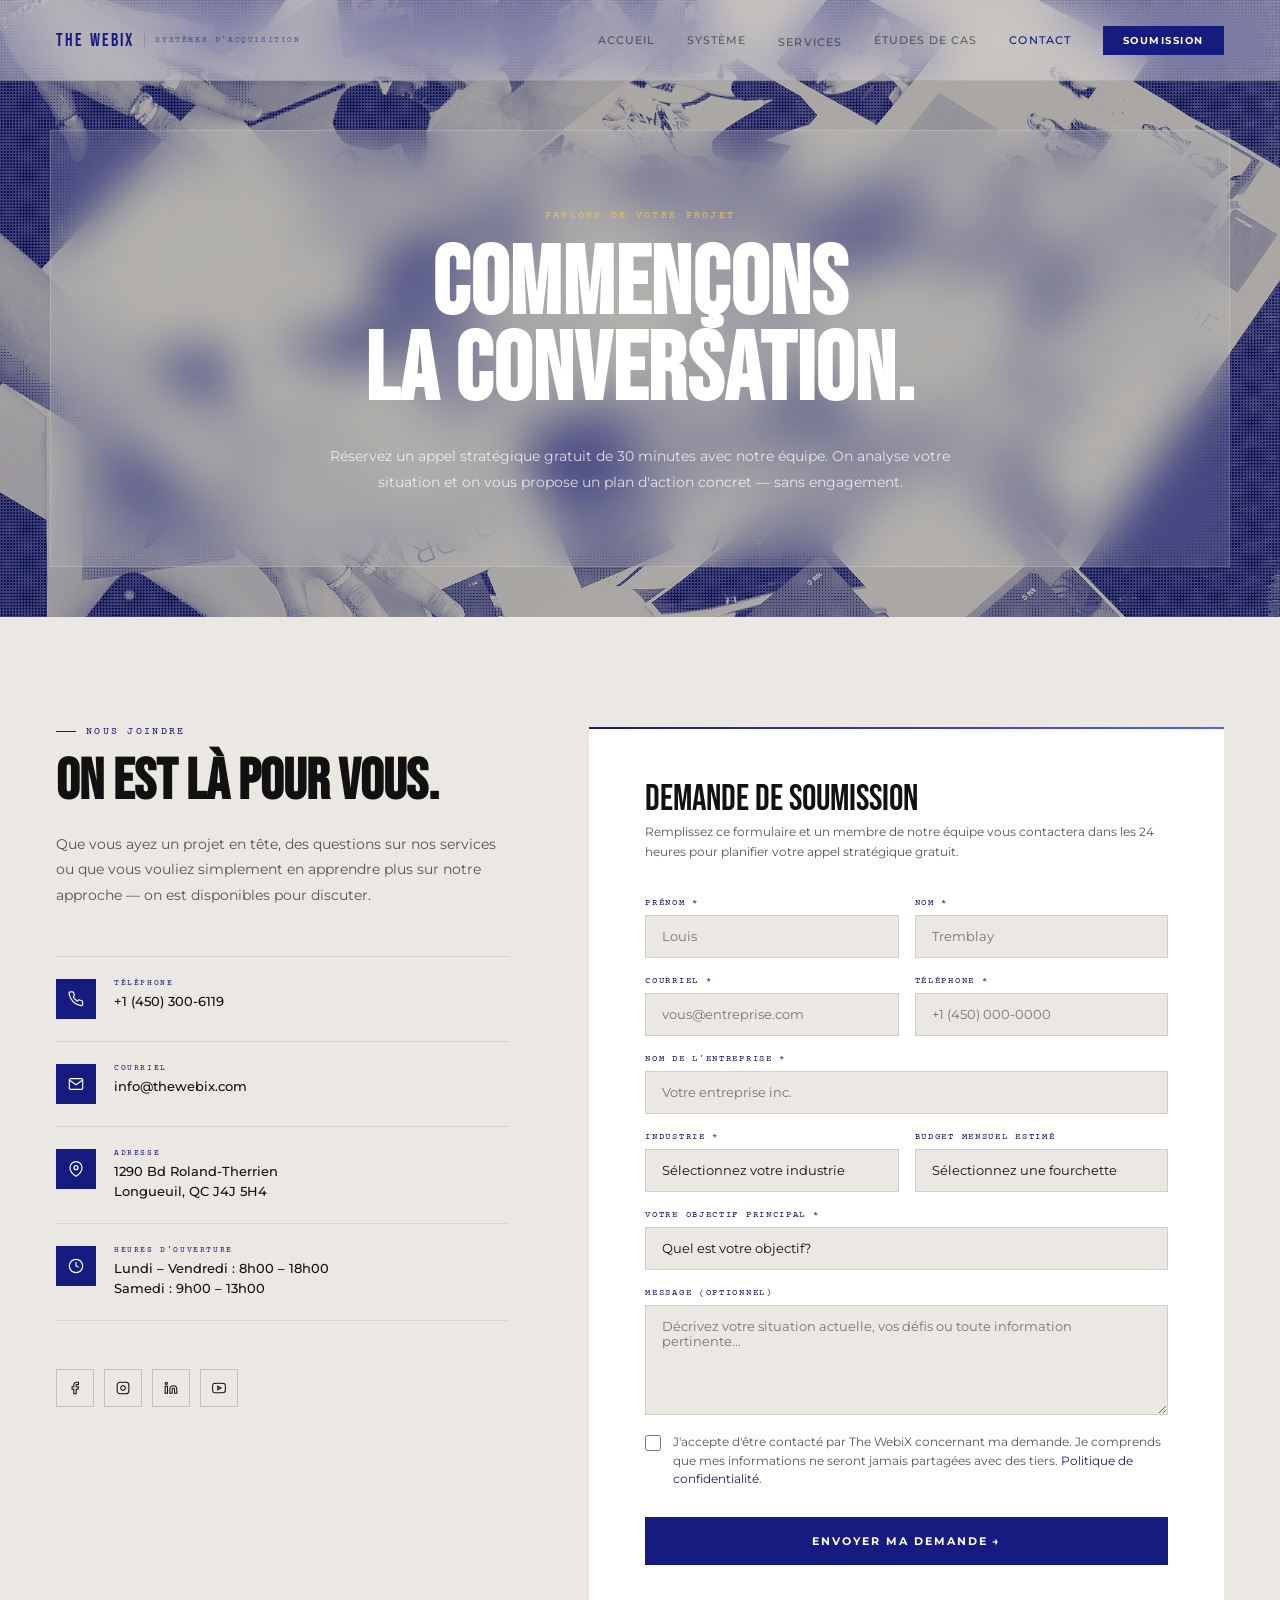
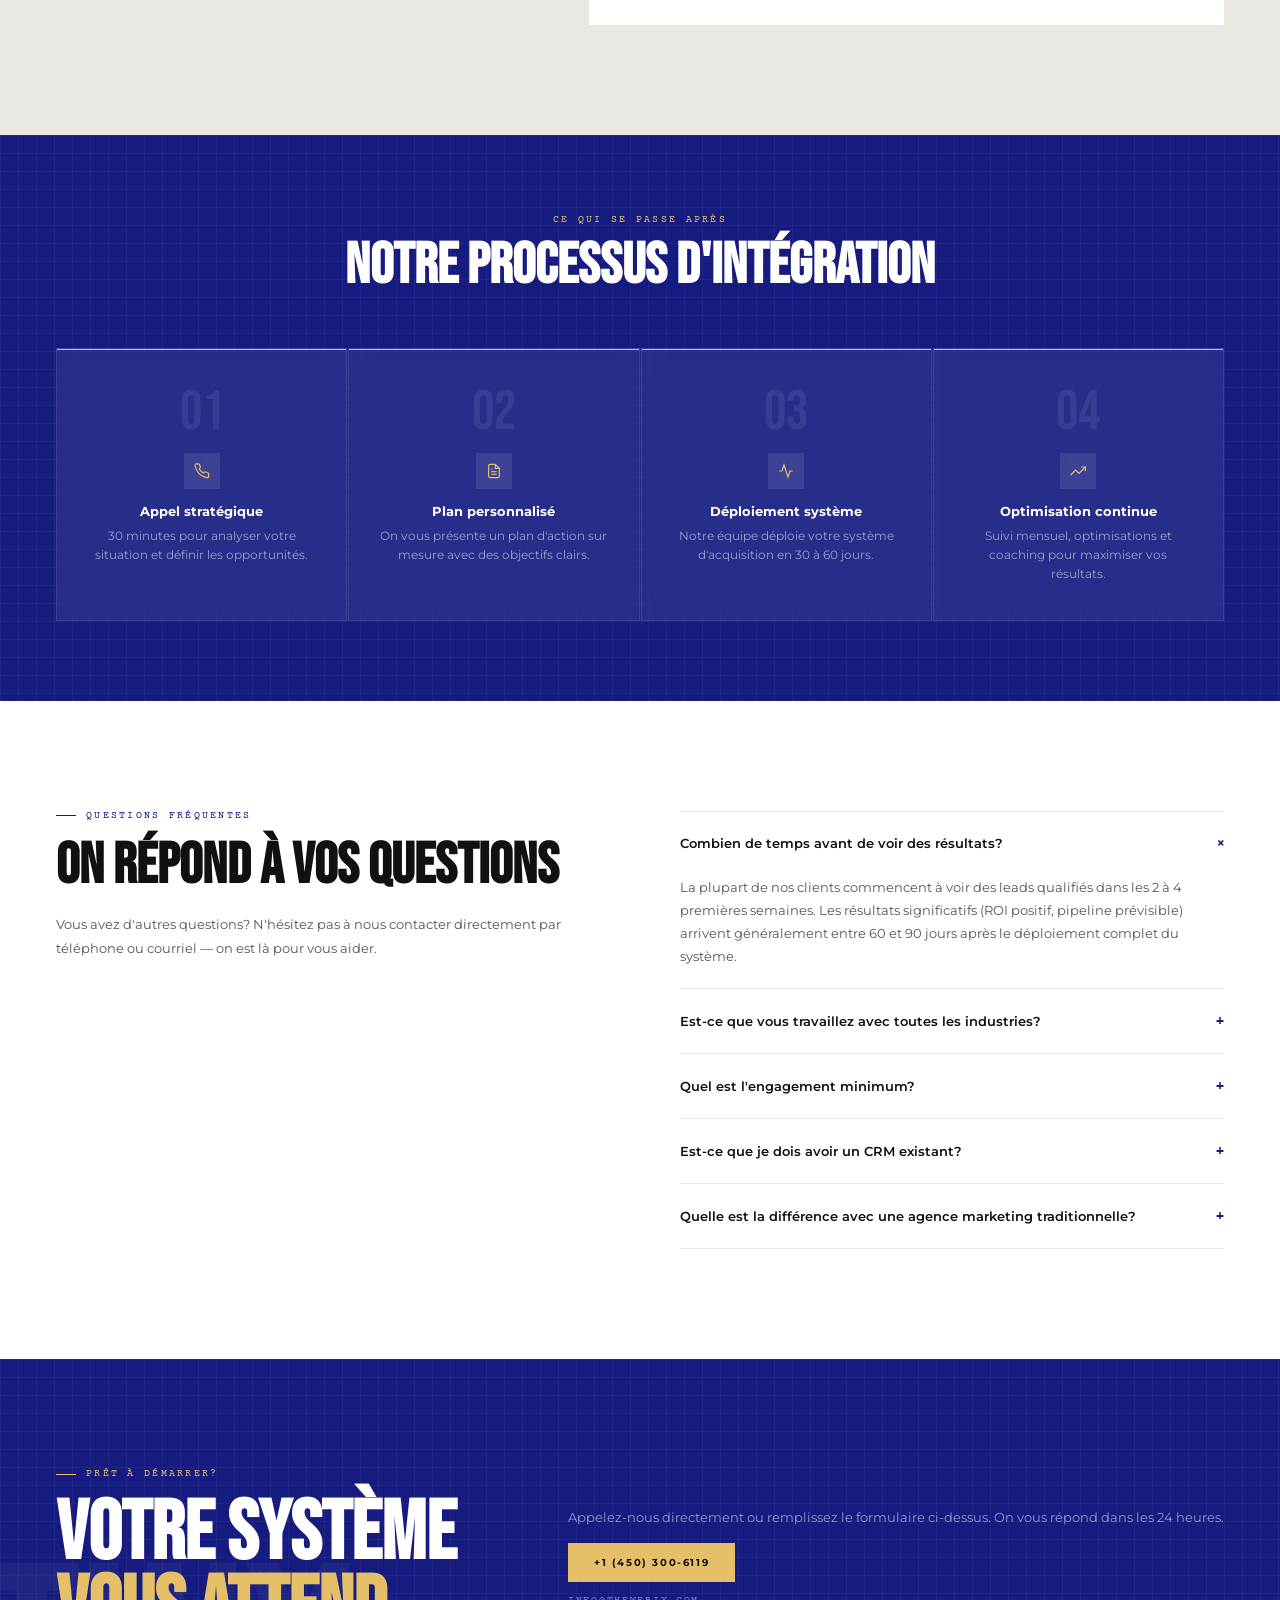
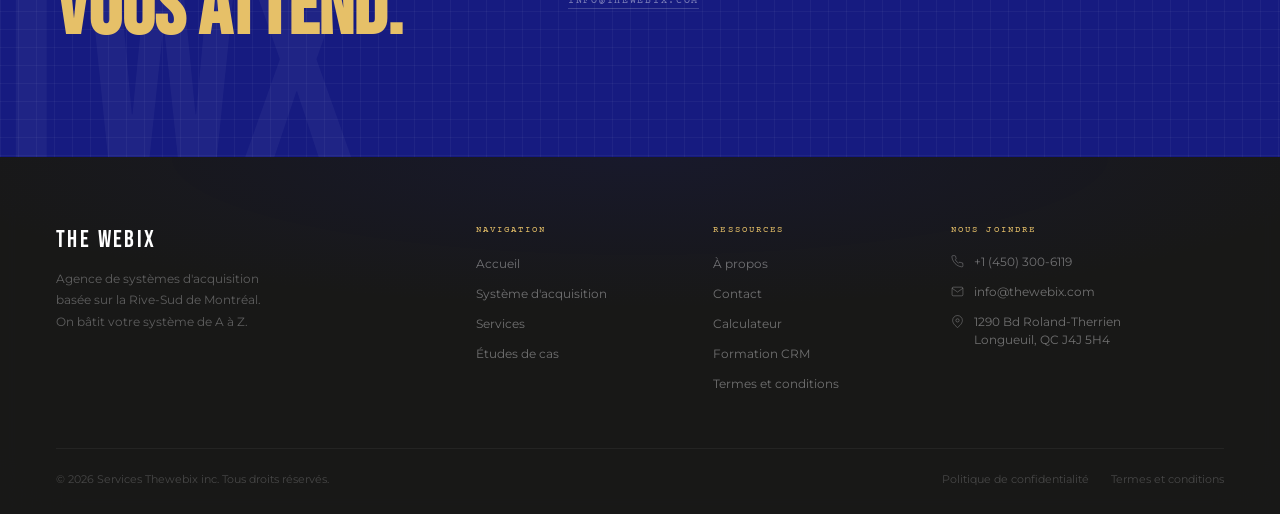
<file: pages/contact.html>
<!DOCTYPE html>
<html lang="fr">
<head>
  <meta charset="UTF-8" />
  <meta name="viewport" content="width=device-width, initial-scale=1.0" />
  <title>Contact & Soumission — The WebiX</title>
  <link rel="preconnect" href="https://fonts.googleapis.com" />
  <link rel="preconnect" href="https://fonts.gstatic.com" crossorigin />
  <link href="https://fonts.googleapis.com/css2?family=Bebas+Neue&family=Montserrat:ital,wght@0,300;0,400;0,500;0,600;0,700;1,300;1,400&family=Courier+Prime:wght@400;700&display=swap" rel="stylesheet" />
  <script src="../assets/js/header.js" defer></script>
  <style>
    :root {
      --blue:     #161B80;
      --blue-mid: #545FFF;
      --gold:     #E6C068;
      --beige:    #EBE7E3;
      --black:    #111111;
      --grey:     #555555;
      --white:    #FFFFFF;
    }
    *, *::before, *::after { box-sizing: border-box; margin: 0; padding: 0; }
    html { scroll-behavior: smooth; }
    body { font-family: 'Montserrat', sans-serif; background: var(--beige); color: var(--black); overflow-x: hidden; }

    .label { font-family: 'Courier Prime', monospace; font-size: 9.5px; letter-spacing: 0.24em; text-transform: uppercase; color: var(--grey); display: flex; align-items: center; gap: 10px; }
    .label::before { content: ''; display: inline-block; width: 20px; height: 1px; background: currentColor; flex-shrink: 0; }
    .label--blue { color: var(--blue); }
    .label--gold { color: var(--gold); }
    .label--no-line::before { display: none; }

    .wrap { max-width: 1320px; margin: 0 auto; padding: 0 56px; }


    .btn-primary { background: var(--blue); color: #fff; padding: 17px 34px; font-family: 'Montserrat', sans-serif; font-size: 11px; font-weight: 700; letter-spacing: 0.18em; text-transform: uppercase; text-decoration: none; display: inline-flex; align-items: center; gap: 10px; transition: all 0.28s ease; border: none; cursor: pointer; width: 100%; justify-content: center; }
    .btn-primary:hover { background: rgba(22,27,128,0.88); transform: translateY(-1px); }
    .btn-ghost { font-family: 'Courier Prime', monospace; font-size: 10.5px; letter-spacing: 0.18em; text-transform: uppercase; color: rgba(255,255,255,0.88); text-decoration: none; border: 1px solid rgba(255,255,255,0.7); padding: 16px 28px; display: inline-flex; align-items: center; justify-content: center; backdrop-filter: blur(8px); background: transparent; transition: all 0.28s ease; }
    .btn-ghost:hover { transform: translateY(-1px); }
    .btn-gold { background: var(--gold); color: var(--black); padding: 13px 26px; font-family: 'Montserrat', sans-serif; font-size: 10px; font-weight: 700; letter-spacing: 0.16em; text-transform: uppercase; text-decoration: none; display: inline-block; transition: all 0.28s ease; }
    .btn-gold:hover { background: rgba(230,192,104,0.88); transform: translateY(-1px); }
    .btn-white-ghost { font-family: 'Courier Prime', monospace; font-size: 9.5px; letter-spacing: 0.18em; text-transform: uppercase; color: rgba(255,255,255,0.45); text-decoration: none; border-bottom: 1px solid rgba(255,255,255,0.18); padding-bottom: 2px; }

    /* PAGE HERO */
    .page-hero {
      min-height: 65vh;
      padding-top: 80px;
      position: relative;
      overflow: hidden;
      display: flex;
      align-items: center;
      justify-content: center;
      background: linear-gradient(rgba(0,0,0,0.28), rgba(0,0,0,0.28)),
                  url('../assets/images/hero_duotone.jpg') center center / cover no-repeat;
    }
    .page-hero-inner {
      width: calc(100% - 100px);
      margin: 50px;
      position: relative; z-index: 2;
      backdrop-filter: blur(24px) saturate(1.2);
      -webkit-backdrop-filter: blur(24px) saturate(1.2);
      background: rgba(235,231,227,0.14);
      border: 1px solid rgba(255,255,255,0.18);
      padding: 80px 80px 70px;
      text-align: center;
    }
    .page-hero-inner h1 { font-family: 'Bebas Neue', sans-serif; font-size: clamp(64px, 7.5vw, 116px); line-height: 0.9; color: var(--white); letter-spacing: 0.01em; margin: 22px 0 28px; }
    .page-hero-inner p { font-size: 14px; color: rgba(255,255,255,0.78); line-height: 1.85; max-width: 640px; margin: 0 auto; }

    /* CONTACT MAIN */
    .section-contact {
      background: var(--beige);
      padding: 110px 0;
    }
    .contact-grid {
      display: grid;
      grid-template-columns: 1fr 1.4fr;
      gap: 80px;
      align-items: start;
    }

    /* LEFT — info */
    .contact-info h2 {
      font-family: 'Bebas Neue', sans-serif;
      font-size: clamp(40px, 4.5vw, 68px);
      line-height: 0.92;
      color: var(--black);
      margin: 16px 0 24px;
    }
    .contact-info p {
      font-size: 13.5px;
      color: var(--grey);
      line-height: 1.9;
      margin-bottom: 48px;
    }
    .contact-details { display: flex; flex-direction: column; gap: 0; margin-bottom: 48px; }
    .contact-detail {
      display: flex;
      align-items: flex-start;
      gap: 18px;
      padding: 22px 0;
      border-bottom: 1px solid rgba(17,17,17,0.09);
    }
    .contact-detail:first-child { border-top: 1px solid rgba(17,17,17,0.09); }
    .contact-detail-icon {
      width: 40px; height: 40px;
      background: var(--blue);
      display: flex; align-items: center; justify-content: center;
      flex-shrink: 0;
    }
    .contact-detail-icon svg { width: 16px; height: 16px; stroke: #fff; fill: none; stroke-width: 1.8; }
    .contact-detail-label { font-family: 'Courier Prime', monospace; font-size: 8px; letter-spacing: 0.2em; text-transform: uppercase; color: var(--blue); margin-bottom: 4px; }
    .contact-detail-value { font-size: 13px; color: var(--black); font-weight: 500; line-height: 1.5; }

    .contact-social { display: flex; gap: 10px; }
    .social-link {
      width: 38px; height: 38px;
      border: 1px solid rgba(17,17,17,0.18);
      display: flex; align-items: center; justify-content: center;
      text-decoration: none;
      transition: all 0.2s;
    }
    .social-link:hover { background: var(--blue); border-color: var(--blue); }
    .social-link svg { width: 14px; height: 14px; stroke: var(--black); fill: none; stroke-width: 1.8; transition: stroke 0.2s; }
    .social-link:hover svg { stroke: #fff; }

    /* RIGHT — form */
    .contact-form-wrap {
      background: var(--white);
      padding: 56px 56px 60px;
      position: relative;
      overflow: hidden;
    }
    .contact-form-wrap::before {
      content: '';
      position: absolute;
      top: 0; left: 0; right: 0;
      height: 2px;
      background: linear-gradient(90deg, var(--blue), var(--blue-mid));
    }
    .form-title { font-family: 'Bebas Neue', sans-serif; font-size: 36px; line-height: 0.92; color: var(--black); margin-bottom: 6px; }
    .form-sub { font-size: 12px; color: var(--grey); line-height: 1.7; margin-bottom: 36px; }
    .form-row { display: grid; grid-template-columns: 1fr 1fr; gap: 16px; }
    .form-group { display: flex; flex-direction: column; gap: 7px; margin-bottom: 18px; }
    .form-group label { font-family: 'Courier Prime', monospace; font-size: 8.5px; letter-spacing: 0.2em; text-transform: uppercase; color: var(--blue); }
    .form-group input,
    .form-group select,
    .form-group textarea {
      font-family: 'Montserrat', sans-serif;
      font-size: 12.5px;
      color: var(--black);
      background: var(--beige);
      border: 1px solid rgba(17,17,17,0.12);
      padding: 13px 16px;
      outline: none;
      transition: border-color 0.2s;
      width: 100%;
      -webkit-appearance: none;
    }
    .form-group input:focus,
    .form-group select:focus,
    .form-group textarea:focus { border-color: var(--blue); background: var(--white); }
    .form-group textarea { resize: vertical; min-height: 110px; }
    .form-group select { cursor: pointer; }
    .form-check { display: flex; align-items: flex-start; gap: 12px; margin-bottom: 28px; }
    .form-check input[type="checkbox"] { width: 16px; height: 16px; flex-shrink: 0; margin-top: 2px; accent-color: var(--blue); cursor: pointer; }
    .form-check label { font-size: 11.5px; color: var(--grey); line-height: 1.6; cursor: pointer; }
    .form-check a { color: var(--blue); text-decoration: none; }

    /* PROCESS STRIP */
    .section-process-strip {
      background: var(--blue);
      padding: 80px 0;
      background-image: linear-gradient(rgba(255,255,255,0.04) 1px, transparent 1px), linear-gradient(90deg, rgba(255,255,255,0.04) 1px, transparent 1px);
      background-size: 18px 18px;
    }
    .process-strip-header { text-align: center; margin-bottom: 56px; }
    .process-strip-header h2 { font-family: 'Bebas Neue', sans-serif; font-size: clamp(40px, 4.5vw, 64px); line-height: 0.92; color: var(--white); margin: 14px 0 0; }
    .process-steps-row {
      display: grid;
      grid-template-columns: repeat(4, 1fr);
      gap: 1px;
      background: rgba(255,255,255,0.06);
    }
    .ps-step {
      background: rgba(255,255,255,0.02);
      backdrop-filter: blur(12px);
      -webkit-backdrop-filter: blur(12px);
      border: 1px solid rgba(255,255,255,0.10);
      padding: 36px 28px;
      position: relative;
      overflow: hidden;
      text-align: center;
    }
    .ps-step::before {
      content: '';
      position: absolute;
      top: 0; left: 0; right: 0;
      height: 1.5px;
      background: var(--gold);
    }
    .ps-num { font-family: 'Bebas Neue', sans-serif; font-size: 56px; line-height: 1; color: rgba(255,255,255,0.08); margin-bottom: 12px; }
    .ps-icon { width: 36px; height: 36px; background: rgba(255,255,255,0.10); display: flex; align-items: center; justify-content: center; margin: 0 auto 14px; }
    .ps-icon svg { width: 16px; height: 16px; stroke: var(--gold); fill: none; stroke-width: 1.8; }
    .ps-title { font-family: 'Montserrat', sans-serif; font-size: 13px; font-weight: 700; color: var(--white); margin-bottom: 8px; }
    .ps-desc { font-size: 11.5px; color: rgba(255,255,255,0.55); line-height: 1.65; }

    /* FAQ */
    .section-faq {
      background: var(--white);
      padding: 110px 0;
    }
    .faq-grid {
      display: grid;
      grid-template-columns: 1fr 1fr;
      gap: 80px;
      align-items: start;
    }
    .faq-left h2 { font-family: 'Bebas Neue', sans-serif; font-size: clamp(40px, 4.5vw, 68px); line-height: 0.92; color: var(--black); margin: 16px 0 20px; }
    .faq-left p { font-size: 13px; color: var(--grey); line-height: 1.85; }
    .faq-items { display: flex; flex-direction: column; gap: 0; }
    .faq-item {
      border-bottom: 1px solid rgba(17,17,17,0.09);
      overflow: hidden;
    }
    .faq-item:first-child { border-top: 1px solid rgba(17,17,17,0.09); }
    .faq-q {
      display: flex;
      justify-content: space-between;
      align-items: center;
      padding: 20px 0;
      cursor: pointer;
      gap: 20px;
    }
    .faq-q-text { font-family: 'Montserrat', sans-serif; font-size: 13px; font-weight: 600; color: var(--black); line-height: 1.4; }
    .faq-q-icon { font-family: 'Bebas Neue', sans-serif; font-size: 20px; color: var(--blue); flex-shrink: 0; transition: transform 0.2s; }
    .faq-a { font-size: 12.5px; color: var(--grey); line-height: 1.85; padding-bottom: 20px; display: none; }
    .faq-item.open .faq-a { display: block; }
    .faq-item.open .faq-q-icon { transform: rotate(45deg); }

    /* CTA */
    .section-cta { background-color: var(--blue); background-image: linear-gradient(rgba(255,255,255,0.04) 1px, transparent 1px), linear-gradient(90deg, rgba(255,255,255,0.04) 1px, transparent 1px); background-size: 18px 18px; padding: 110px 0; position: relative; overflow: hidden; }
    .cta-ghost { position: absolute; bottom: -60px; left: -20px; font-family: 'Bebas Neue', sans-serif; font-size: 22vw; color: rgba(255,255,255,0.04); line-height: 1; pointer-events: none; white-space: nowrap; }
    .cta-inner { position: relative; z-index: 2; display: grid; grid-template-columns: 1fr auto; align-items: center; gap: 60px; }
    .cta-inner h2 { font-family: 'Bebas Neue', sans-serif; font-size: clamp(56px, 6.5vw, 96px); line-height: 0.9; color: var(--white); }
    .cta-inner h2 em { font-style: normal; color: var(--gold); }
    .cta-right { display: flex; flex-direction: column; gap: 14px; align-items: flex-start; min-width: 260px; }
    .cta-right p { font-size: 12.5px; color: rgba(255,255,255,0.55); line-height: 1.8; }

    /* FOOTER */
    footer { background: rgba(17,17,17,0.97); backdrop-filter: blur(28px) saturate(1.2); -webkit-backdrop-filter: blur(28px) saturate(1.2); padding: 68px 0 28px; position: relative; }
    footer::before { content: ''; position: absolute; top: 0; left: 0; right: 0; bottom: 0; background: radial-gradient(ellipse 80% 60% at 50% 0%, rgba(22,27,128,0.18) 0%, transparent 70%); pointer-events: none; }
    .footer-top { display: grid; grid-template-columns: 2fr 1fr 1fr 1.5fr; gap: 56px; margin-bottom: 56px; position: relative; z-index: 1; }
    .footer-logo-name { font-family: 'Bebas Neue', sans-serif; font-size: 24px; letter-spacing: 0.1em; color: var(--white); margin-bottom: 14px; }
    .footer-tagline { font-size: 12px; color: rgba(255,255,255,0.3); line-height: 1.8; max-width: 220px; }
    .footer-col-label { font-family: 'Courier Prime', monospace; font-size: 8.5px; letter-spacing: 0.24em; text-transform: uppercase; color: var(--gold); margin-bottom: 18px; }
    .footer-links { list-style: none; display: flex; flex-direction: column; gap: 11px; }
    .footer-links a { font-size: 12px; color: rgba(255,255,255,0.38); text-decoration: none; transition: color 0.2s; }
    .footer-links a:hover { color: rgba(255,255,255,0.7); }
    .footer-contact-row { display: flex; gap: 10px; align-items: flex-start; margin-bottom: 12px; }
    .footer-contact-row svg { width: 13px; height: 13px; flex-shrink: 0; margin-top: 2px; stroke: rgba(255,255,255,0.25); fill: none; stroke-width: 1.8; }
    .footer-contact-row span { font-size: 12px; color: rgba(255,255,255,0.38); line-height: 1.5; }
    .footer-bottom { border-top: 1px solid rgba(255,255,255,0.05); padding-top: 24px; display: flex; justify-content: space-between; align-items: center; position: relative; z-index: 1; }
    .footer-bottom p, .footer-bottom a { font-size: 10.5px; color: rgba(255,255,255,0.2); text-decoration: none; }
    .footer-bottom-links { display: flex; gap: 22px; }
  </style>
  <link rel="stylesheet" href="../assets/css/header.css" />
</head>
<body>
  <div data-webix-header></div>

  <!-- PAGE HERO -->
  <section class="page-hero">
    <div class="page-hero-inner">
      <span class="label label--gold label--no-line" style="justify-content:center; margin-bottom:4px;">Parlons de votre projet</span>
      <h1>Commençons<br/>la conversation.</h1>
      <p>Réservez un appel stratégique gratuit de 30 minutes avec notre équipe. On analyse votre situation et on vous propose un plan d'action concret — sans engagement.</p>
    </div>
  </section>

  <!-- CONTACT MAIN -->
  <section class="section-contact">
    <div class="wrap">
      <div class="contact-grid">

        <!-- LEFT -->
        <div class="contact-info">
          <span class="label label--blue" style="margin-bottom:18px;">Nous joindre</span>
          <h2>On est là pour vous.</h2>
          <p>Que vous ayez un projet en tête, des questions sur nos services ou que vous vouliez simplement en apprendre plus sur notre approche — on est disponibles pour discuter.</p>

          <div class="contact-details">
            <div class="contact-detail">
              <div class="contact-detail-icon">
                <svg viewBox="0 0 24 24"><path d="M22 16.92v3a2 2 0 0 1-2.18 2 19.79 19.79 0 0 1-8.63-3.07A19.5 19.5 0 0 1 4.69 12 19.79 19.79 0 0 1 1.61 3.35 2 2 0 0 1 3.6 1.18h3a2 2 0 0 1 2 1.72 12.84 12.84 0 0 0 .7 2.81 2 2 0 0 1-.45 2.11L7.91 8.96a16 16 0 0 0 6 6l.96-.96a2 2 0 0 1 2.11-.45 12.84 12.84 0 0 0 2.81.7A2 2 0 0 1 21.73 16.92z"/></svg>
              </div>
              <div>
                <div class="contact-detail-label">Téléphone</div>
                <div class="contact-detail-value">+1 (450) 300-6119</div>
              </div>
            </div>
            <div class="contact-detail">
              <div class="contact-detail-icon">
                <svg viewBox="0 0 24 24"><path d="M4 4h16c1.1 0 2 .9 2 2v12c0 1.1-.9 2-2 2H4c-1.1 0-2-.9-2-2V6c0-1.1.9-2 2-2z"/><polyline points="22,6 12,13 2,6"/></svg>
              </div>
              <div>
                <div class="contact-detail-label">Courriel</div>
                <div class="contact-detail-value">info@thewebix.com</div>
              </div>
            </div>
            <div class="contact-detail">
              <div class="contact-detail-icon">
                <svg viewBox="0 0 24 24"><path d="M21 10c0 7-9 13-9 13s-9-6-9-13a9 9 0 0 1 18 0z"/><circle cx="12" cy="10" r="3"/></svg>
              </div>
              <div>
                <div class="contact-detail-label">Adresse</div>
                <div class="contact-detail-value">1290 Bd Roland-Therrien<br/>Longueuil, QC J4J 5H4</div>
              </div>
            </div>
            <div class="contact-detail">
              <div class="contact-detail-icon">
                <svg viewBox="0 0 24 24"><circle cx="12" cy="12" r="10"/><polyline points="12 6 12 12 16 14"/></svg>
              </div>
              <div>
                <div class="contact-detail-label">Heures d'ouverture</div>
                <div class="contact-detail-value">Lundi – Vendredi : 8h00 – 18h00<br/>Samedi : 9h00 – 13h00</div>
              </div>
            </div>
          </div>

          <div class="contact-social">
            <a href="#" class="social-link" aria-label="Facebook">
              <svg viewBox="0 0 24 24"><path d="M18 2h-3a5 5 0 0 0-5 5v3H7v4h3v8h4v-8h3l1-4h-4V7a1 1 0 0 1 1-1h3z"/></svg>
            </a>
            <a href="#" class="social-link" aria-label="Instagram">
              <svg viewBox="0 0 24 24"><rect x="2" y="2" width="20" height="20" rx="5" ry="5"/><path d="M16 11.37A4 4 0 1 1 12.63 8 4 4 0 0 1 16 11.37z"/><line x1="17.5" y1="6.5" x2="17.51" y2="6.5"/></svg>
            </a>
            <a href="#" class="social-link" aria-label="LinkedIn">
              <svg viewBox="0 0 24 24"><path d="M16 8a6 6 0 0 1 6 6v7h-4v-7a2 2 0 0 0-2-2 2 2 0 0 0-2 2v7h-4v-7a6 6 0 0 1 6-6z"/><rect x="2" y="9" width="4" height="12"/><circle cx="4" cy="4" r="2"/></svg>
            </a>
            <a href="#" class="social-link" aria-label="YouTube">
              <svg viewBox="0 0 24 24"><path d="M22.54 6.42a2.78 2.78 0 0 0-1.95-1.96C18.88 4 12 4 12 4s-6.88 0-8.59.46a2.78 2.78 0 0 0-1.95 1.96A29 29 0 0 0 1 12a29 29 0 0 0 .46 5.58A2.78 2.78 0 0 0 3.41 19.6C5.12 20 12 20 12 20s6.88 0 8.59-.46a2.78 2.78 0 0 0 1.95-1.95A29 29 0 0 0 23 12a29 29 0 0 0-.46-5.58z"/><polygon points="9.75 15.02 15.5 12 9.75 8.98 9.75 15.02"/></svg>
            </a>
          </div>
        </div>

        <!-- RIGHT — FORM -->
        <div class="contact-form-wrap">
          <div class="form-title">Demande de soumission</div>
          <p class="form-sub">Remplissez ce formulaire et un membre de notre équipe vous contactera dans les 24 heures pour planifier votre appel stratégique gratuit.</p>

          <form>
            <div class="form-row">
              <div class="form-group">
                <label for="prenom">Prénom *</label>
                <input type="text" id="prenom" name="prenom" placeholder="Louis" required />
              </div>
              <div class="form-group">
                <label for="nom">Nom *</label>
                <input type="text" id="nom" name="nom" placeholder="Tremblay" required />
              </div>
            </div>

            <div class="form-row">
              <div class="form-group">
                <label for="email">Courriel *</label>
                <input type="email" id="email" name="email" placeholder="vous@entreprise.com" required />
              </div>
              <div class="form-group">
                <label for="tel">Téléphone *</label>
                <input type="tel" id="tel" name="tel" placeholder="+1 (450) 000-0000" required />
              </div>
            </div>

            <div class="form-group">
              <label for="entreprise">Nom de l'entreprise *</label>
              <input type="text" id="entreprise" name="entreprise" placeholder="Votre entreprise inc." required />
            </div>

            <div class="form-row">
              <div class="form-group">
                <label for="industrie">Industrie *</label>
                <select id="industrie" name="industrie" required>
                  <option value="" disabled selected>Sélectionnez votre industrie</option>
                  <option>Construction / Rénovation</option>
                  <option>Clinique / Santé</option>
                  <option>Services B2B</option>
                  <option>Services financiers</option>
                  <option>Immobilier</option>
                  <option>E-Commerce</option>
                  <option>Formation / Coaching</option>
                  <option>Autre</option>
                </select>
              </div>
              <div class="form-group">
                <label for="budget">Budget mensuel estimé</label>
                <select id="budget" name="budget">
                  <option value="" disabled selected>Sélectionnez une fourchette</option>
                  <option>Moins de 2 000 $/mois</option>
                  <option>2 000 – 5 000 $/mois</option>
                  <option>5 000 – 10 000 $/mois</option>
                  <option>10 000 – 25 000 $/mois</option>
                  <option>25 000 $/mois et plus</option>
                </select>
              </div>
            </div>

            <div class="form-group">
              <label for="objectif">Votre objectif principal *</label>
              <select id="objectif" name="objectif" required>
                <option value="" disabled selected>Quel est votre objectif?</option>
                <option>Générer plus de leads qualifiés</option>
                <option>Améliorer mon taux de conversion</option>
                <option>Automatiser mon suivi des leads</option>
                <option>Mettre en place un CRM</option>
                <option>Structurer mon processus de vente</option>
                <option>Tout le système de A à Z</option>
              </select>
            </div>

            <div class="form-group">
              <label for="message">Message (optionnel)</label>
              <textarea id="message" name="message" placeholder="Décrivez votre situation actuelle, vos défis ou toute information pertinente..."></textarea>
            </div>

            <div class="form-check">
              <input type="checkbox" id="consent" name="consent" required />
              <label for="consent">J'accepte d'être contacté par The WebiX concernant ma demande. Je comprends que mes informations ne seront jamais partagées avec des tiers. <a href="#">Politique de confidentialité</a>.</label>
            </div>

            <button type="submit" class="btn-primary">Envoyer ma demande →</button>
          </form>
        </div>

      </div>
    </div>
  </section>

  <!-- PROCESS STRIP -->
  <section class="section-process-strip">
    <div class="wrap">
      <div class="process-strip-header">
        <span class="label label--gold label--no-line" style="justify-content:center; margin-bottom:14px;">Ce qui se passe après</span>
        <h2>Notre processus d'intégration</h2>
      </div>
      <div class="process-steps-row">
        <div class="ps-step">
          <div class="ps-num">01</div>
          <div class="ps-icon">
            <svg viewBox="0 0 24 24"><path d="M22 16.92v3a2 2 0 0 1-2.18 2 19.79 19.79 0 0 1-8.63-3.07A19.5 19.5 0 0 1 4.69 12 19.79 19.79 0 0 1 1.61 3.35 2 2 0 0 1 3.6 1.18h3a2 2 0 0 1 2 1.72c.12.96.34 1.9.7 2.81a2 2 0 0 1-.45 2.11L7.91 8.96a16 16 0 0 0 6 6l.96-.96a2 2 0 0 1 2.11-.45c.91.36 1.85.58 2.81.7A2 2 0 0 1 21.73 16.92z"/></svg>
          </div>
          <div class="ps-title">Appel stratégique</div>
          <p class="ps-desc">30 minutes pour analyser votre situation et définir les opportunités.</p>
        </div>
        <div class="ps-step">
          <div class="ps-num">02</div>
          <div class="ps-icon">
            <svg viewBox="0 0 24 24"><path d="M14 2H6a2 2 0 0 0-2 2v16a2 2 0 0 0 2 2h12a2 2 0 0 0 2-2V8z"/><polyline points="14 2 14 8 20 8"/><line x1="16" y1="13" x2="8" y2="13"/><line x1="16" y1="17" x2="8" y2="17"/><polyline points="10 9 9 9 8 9"/></svg>
          </div>
          <div class="ps-title">Plan personnalisé</div>
          <p class="ps-desc">On vous présente un plan d'action sur mesure avec des objectifs clairs.</p>
        </div>
        <div class="ps-step">
          <div class="ps-num">03</div>
          <div class="ps-icon">
            <svg viewBox="0 0 24 24"><polyline points="22 12 18 12 15 21 9 3 6 12 2 12"/></svg>
          </div>
          <div class="ps-title">Déploiement système</div>
          <p class="ps-desc">Notre équipe déploie votre système d'acquisition en 30 à 60 jours.</p>
        </div>
        <div class="ps-step">
          <div class="ps-num">04</div>
          <div class="ps-icon">
            <svg viewBox="0 0 24 24"><polyline points="23 6 13.5 15.5 8.5 10.5 1 18"/><polyline points="17 6 23 6 23 12"/></svg>
          </div>
          <div class="ps-title">Optimisation continue</div>
          <p class="ps-desc">Suivi mensuel, optimisations et coaching pour maximiser vos résultats.</p>
        </div>
      </div>
    </div>
  </section>

  <!-- FAQ -->
  <section class="section-faq">
    <div class="wrap">
      <div class="faq-grid">
        <div class="faq-left">
          <span class="label label--blue" style="margin-bottom:18px;">Questions fréquentes</span>
          <h2>On répond à vos questions</h2>
          <p>Vous avez d'autres questions? N'hésitez pas à nous contacter directement par téléphone ou courriel — on est là pour vous aider.</p>
        </div>
        <div class="faq-items">
          <div class="faq-item open">
            <div class="faq-q" onclick="this.parentElement.classList.toggle('open')">
              <span class="faq-q-text">Combien de temps avant de voir des résultats?</span>
              <span class="faq-q-icon">+</span>
            </div>
            <div class="faq-a">La plupart de nos clients commencent à voir des leads qualifiés dans les 2 à 4 premières semaines. Les résultats significatifs (ROI positif, pipeline prévisible) arrivent généralement entre 60 et 90 jours après le déploiement complet du système.</div>
          </div>
          <div class="faq-item">
            <div class="faq-q" onclick="this.parentElement.classList.toggle('open')">
              <span class="faq-q-text">Est-ce que vous travaillez avec toutes les industries?</span>
              <span class="faq-q-icon">+</span>
            </div>
            <div class="faq-a">On se spécialise dans les entreprises de services B2B et B2C : construction, rénovation, cliniques, services professionnels, immobilier, formation et plus. Si vous avez un service à vendre et que vous voulez plus de clients, notre système peut fonctionner pour vous.</div>
          </div>
          <div class="faq-item">
            <div class="faq-q" onclick="this.parentElement.classList.toggle('open')">
              <span class="faq-q-text">Quel est l'engagement minimum?</span>
              <span class="faq-q-icon">+</span>
            </div>
            <div class="faq-a">Nos contrats démarrent généralement à 3 mois, le temps de déployer le système et de commencer à voir des résultats. Après ça, on travaille mois par mois. On n'a pas besoin de vous enfermer dans un long contrat — nos résultats parlent d'eux-mêmes.</div>
          </div>
          <div class="faq-item">
            <div class="faq-q" onclick="this.parentElement.classList.toggle('open')">
              <span class="faq-q-text">Est-ce que je dois avoir un CRM existant?</span>
              <span class="faq-q-icon">+</span>
            </div>
            <div class="faq-a">Non. On peut travailler avec votre CRM existant ou en implanter un nouveau adapté à vos besoins. On s'occupe de toute la configuration, l'intégration et la formation de votre équipe.</div>
          </div>
          <div class="faq-item">
            <div class="faq-q" onclick="this.parentElement.classList.toggle('open')">
              <span class="faq-q-text">Quelle est la différence avec une agence marketing traditionnelle?</span>
              <span class="faq-q-icon">+</span>
            </div>
            <div class="faq-a">Une agence marketing gère vos publicités. On fait ça aussi, mais on va beaucoup plus loin : on s'assure que chaque lead est qualifié, suivi, relancé et converti. On construit le système complet de A à Z, pas juste une partie du puzzle.</div>
          </div>
        </div>
      </div>
    </div>
  </section>

  <!-- CTA FINAL -->
  <section class="section-cta">
    <div class="cta-ghost">TWX</div>
    <div class="wrap">
      <div class="cta-inner">
        <div>
          <span class="label label--gold" style="margin-bottom:18px;">Prêt à démarrer?</span>
          <h2>Votre système<br/><em>vous attend.</em></h2>
        </div>
        <div class="cta-right">
          <p>Appelez-nous directement ou remplissez le formulaire ci-dessus. On vous répond dans les 24 heures.</p>
          <a href="tel:+14503006119" class="btn-gold">+1 (450) 300-6119</a>
          <a href="mailto:info@thewebix.com" class="btn-white-ghost">info@thewebix.com</a>
        </div>
      </div>
    </div>
  </section>

  <!-- FOOTER -->
  <footer>
    <div class="wrap">
      <div class="footer-top">
        <div>
          <div class="footer-logo-name">The WebiX</div>
          <p class="footer-tagline">Agence de systèmes d'acquisition basée sur la Rive-Sud de Montréal. On bâtit votre système de A à Z.</p>
        </div>
        <div>
          <div class="footer-col-label">Navigation</div>
          <ul class="footer-links">
            <li><a href="../index.html">Accueil</a></li>
            <li><a href="systeme.html">Système d'acquisition</a></li>
            <li><a href="services.html">Services</a></li>
            <li><a href="etudes-de-cas.html">Études de cas</a></li>
          </ul>
        </div>
        <div>
          <div class="footer-col-label">Ressources</div>
          <ul class="footer-links">
            <li><a href="#">À propos</a></li>
            <li><a href="contact.html">Contact</a></li>
            <li><a href="#">Calculateur</a></li>
            <li><a href="#">Formation CRM</a></li>
            <li><a href="#">Termes et conditions</a></li>
          </ul>
        </div>
        <div>
          <div class="footer-col-label">Nous joindre</div>
          <div class="footer-contact-row">
            <svg viewBox="0 0 24 24"><path d="M22 16.92v3a2 2 0 0 1-2.18 2 19.79 19.79 0 0 1-8.63-3.07A19.5 19.5 0 0 1 4.69 12 19.79 19.79 0 0 1 1.61 3.35 2 2 0 0 1 3.6 1.18h3a2 2 0 0 1 2 1.72 12.84 12.84 0 0 0 .7 2.81 2 2 0 0 1-.45 2.11L7.91 8.96a16 16 0 0 0 6 6l.96-.96a2 2 0 0 1 2.11-.45 12.84 12.84 0 0 0 2.81.7A2 2 0 0 1 21.73 16.92z"/></svg>
            <span>+1 (450) 300-6119</span>
          </div>
          <div class="footer-contact-row">
            <svg viewBox="0 0 24 24"><path d="M4 4h16c1.1 0 2 .9 2 2v12c0 1.1-.9 2-2 2H4c-1.1 0-2-.9-2-2V6c0-1.1.9-2 2-2z"/><polyline points="22,6 12,13 2,6"/></svg>
            <span>info@thewebix.com</span>
          </div>
          <div class="footer-contact-row">
            <svg viewBox="0 0 24 24"><path d="M21 10c0 7-9 13-9 13s-9-6-9-13a9 9 0 0 1 18 0z"/><circle cx="12" cy="10" r="3"/></svg>
            <span>1290 Bd Roland-Therrien<br/>Longueuil, QC J4J 5H4</span>
          </div>
        </div>
      </div>
      <div class="footer-bottom">
        <p>© 2026 Services Thewebix inc. Tous droits réservés.</p>
        <div class="footer-bottom-links">
          <a href="#">Politique de confidentialité</a>
          <a href="#">Termes et conditions</a>
        </div>
      </div>
    </div>
  </footer>

  <script>
    // Simple FAQ toggle
    document.querySelectorAll('.faq-q').forEach(q => {
      q.addEventListener('click', () => {
        q.parentElement.classList.toggle('open');
      });
    });
  </script>

</body>
</html>
</file>
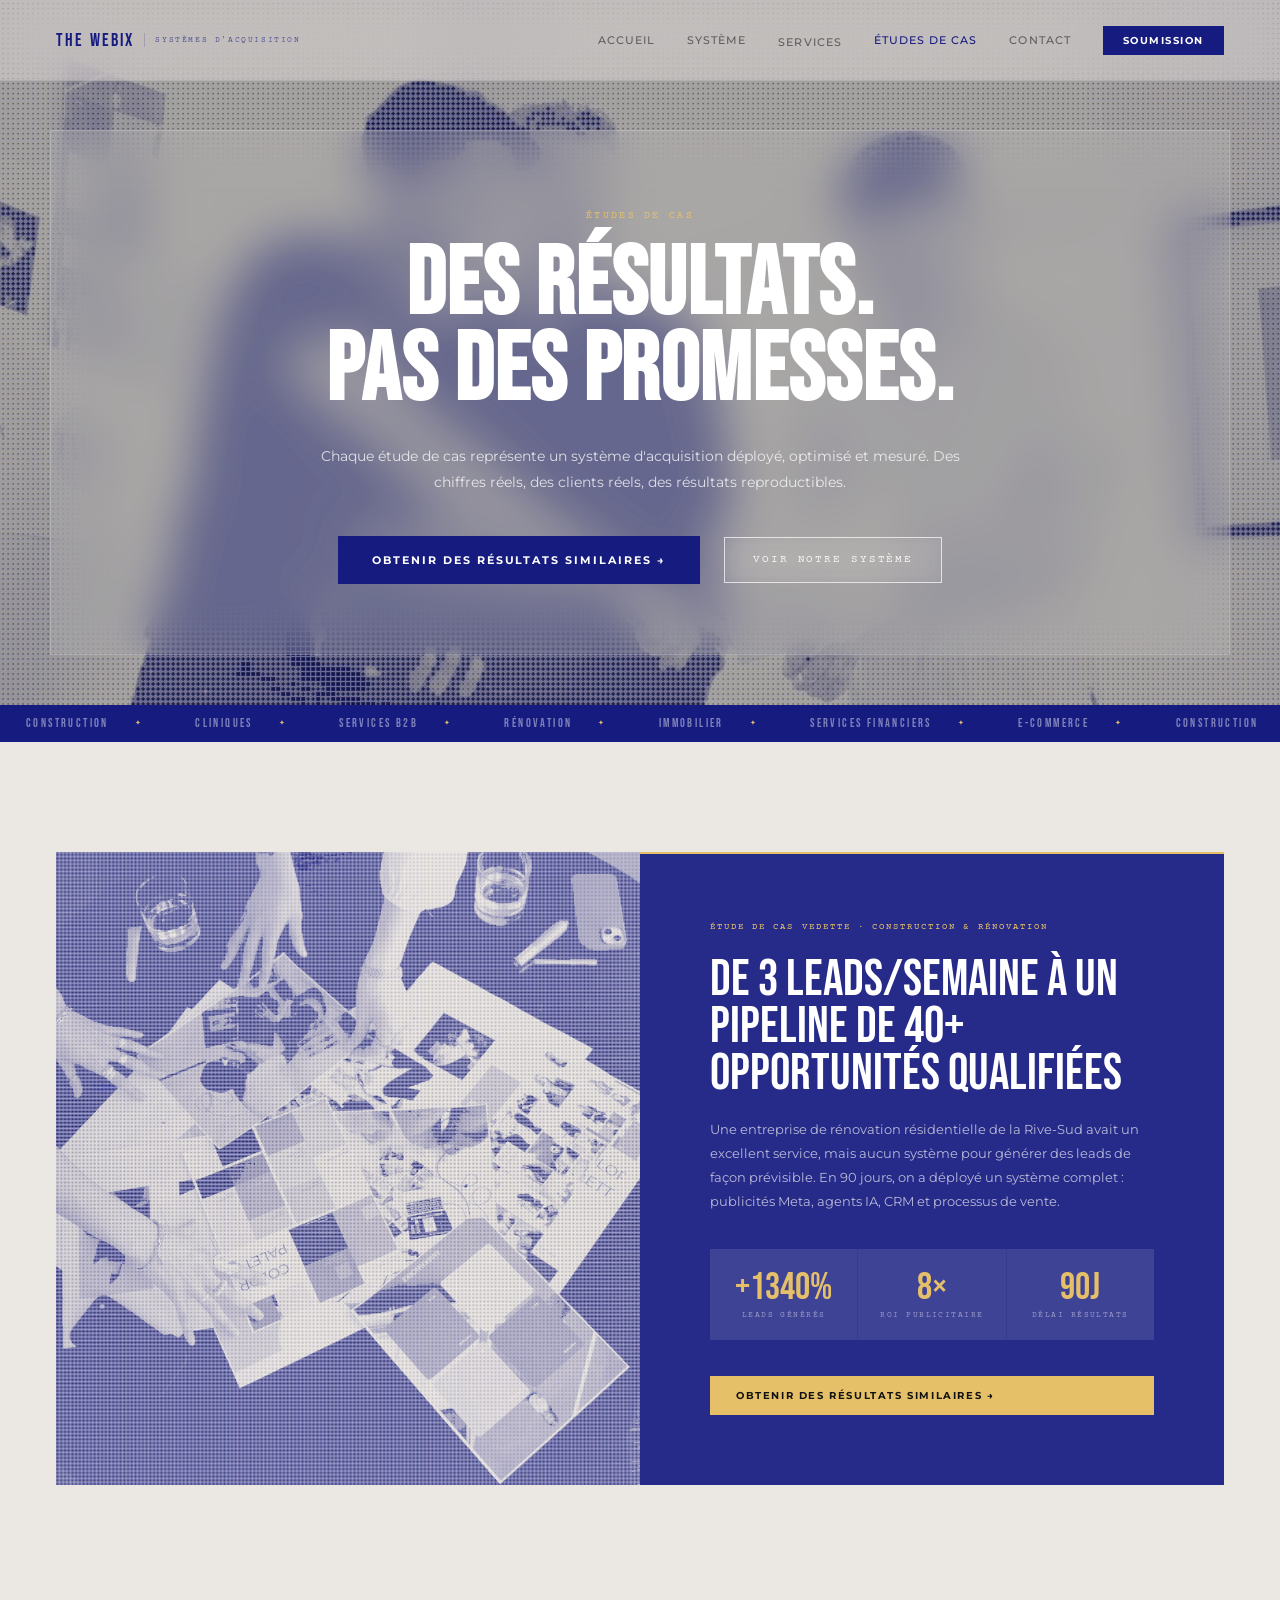
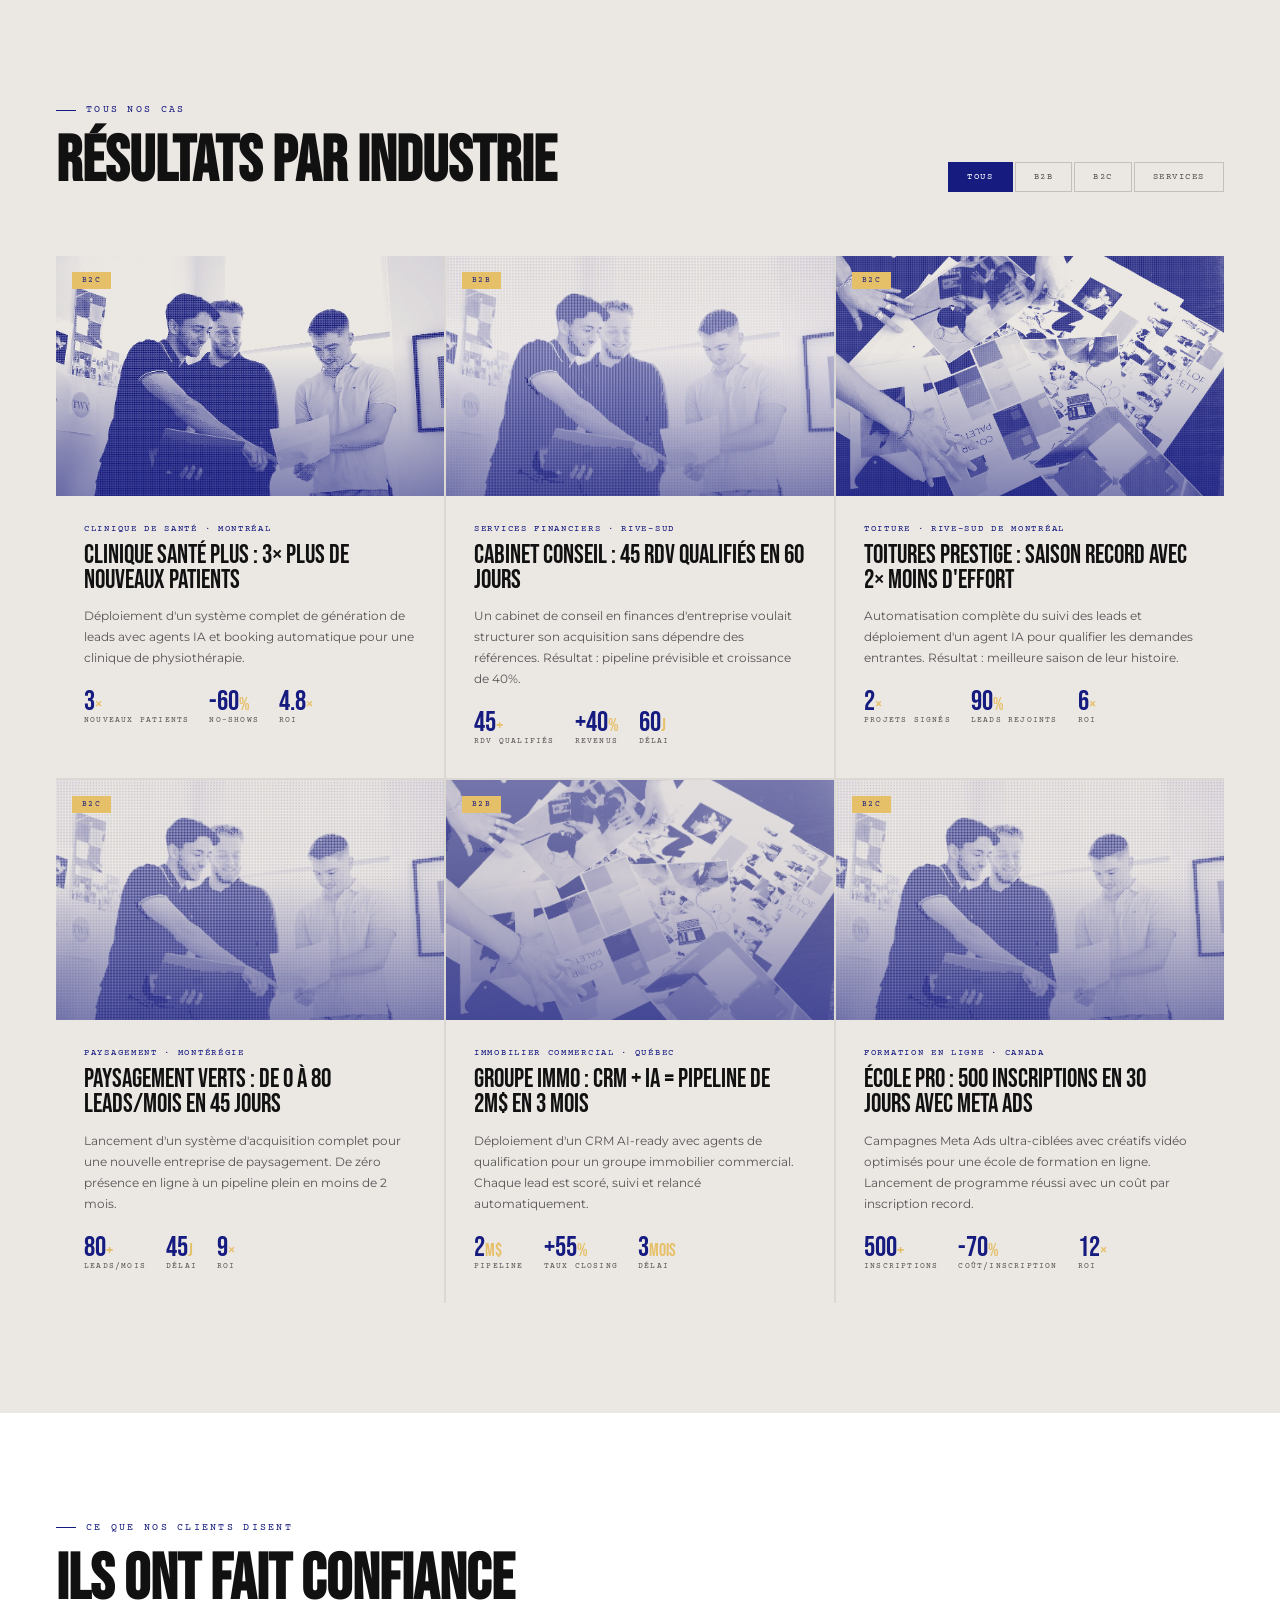
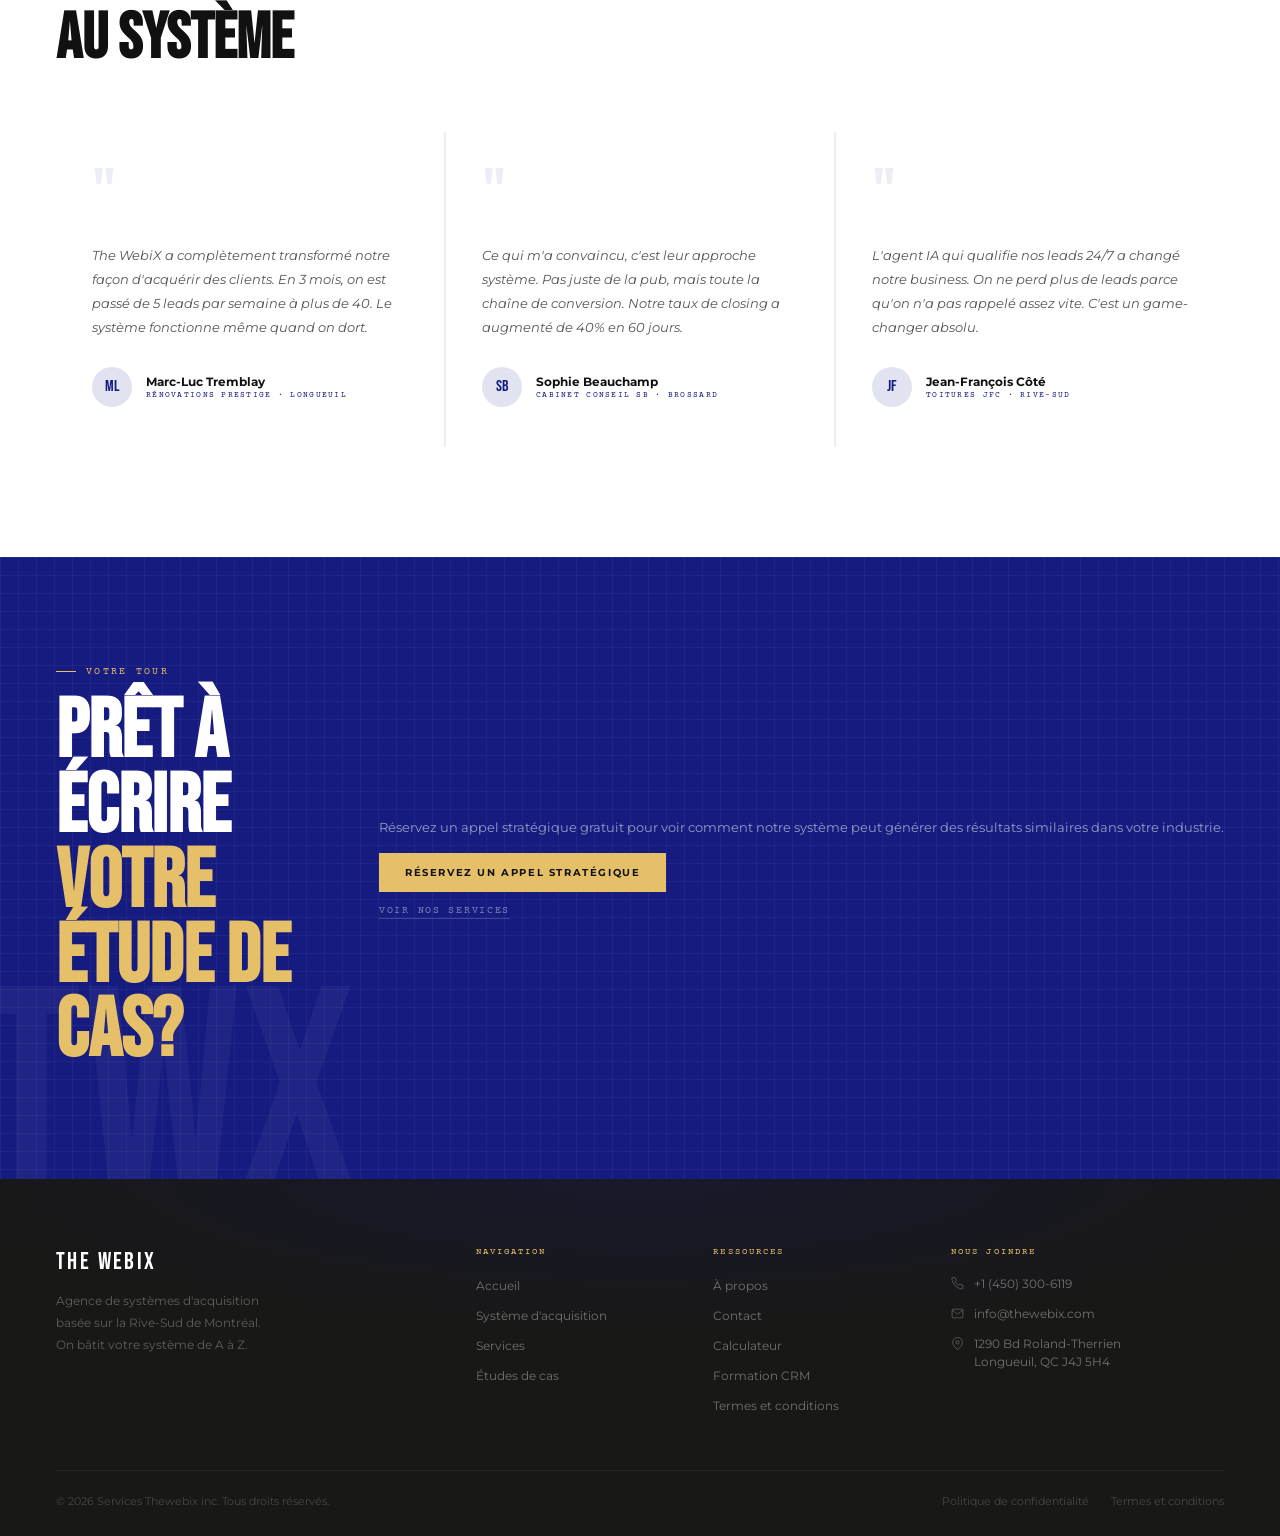
<file: pages/etudes-de-cas.html>
<!DOCTYPE html>
<html lang="fr">
<head>
  <meta charset="UTF-8" />
  <meta name="viewport" content="width=device-width, initial-scale=1.0" />
  <title>Études de Cas — The WebiX</title>
  <link rel="preconnect" href="https://fonts.googleapis.com" />
  <link rel="preconnect" href="https://fonts.gstatic.com" crossorigin />
  <link href="https://fonts.googleapis.com/css2?family=Bebas+Neue&family=Montserrat:ital,wght@0,300;0,400;0,500;0,600;0,700;1,300;1,400&family=Courier+Prime:wght@400;700&display=swap" rel="stylesheet" />
  <script src="../assets/js/header.js" defer></script>
  <style>
    :root {
      --blue:     #161B80;
      --blue-mid: #545FFF;
      --gold:     #E6C068;
      --beige:    #EBE7E3;
      --black:    #111111;
      --grey:     #555555;
      --white:    #FFFFFF;
    }
    *, *::before, *::after { box-sizing: border-box; margin: 0; padding: 0; }
    html { scroll-behavior: smooth; }
    body { font-family: 'Montserrat', sans-serif; background: var(--beige); color: var(--black); overflow-x: hidden; }

    .label { font-family: 'Courier Prime', monospace; font-size: 9.5px; letter-spacing: 0.24em; text-transform: uppercase; color: var(--grey); display: flex; align-items: center; gap: 10px; }
    .label::before { content: ''; display: inline-block; width: 20px; height: 1px; background: currentColor; flex-shrink: 0; }
    .label--blue { color: var(--blue); }
    .label--gold { color: var(--gold); }
    .label--no-line::before { display: none; }

    .wrap { max-width: 1320px; margin: 0 auto; padding: 0 56px; }


    .btn-primary { background: var(--blue); color: #fff; padding: 17px 34px; font-family: 'Montserrat', sans-serif; font-size: 11px; font-weight: 700; letter-spacing: 0.18em; text-transform: uppercase; text-decoration: none; display: inline-flex; align-items: center; gap: 10px; transition: all 0.28s ease; }
    .btn-primary:hover { background: rgba(22,27,128,0.88); transform: translateY(-1px); }
    .btn-ghost { font-family: 'Courier Prime', monospace; font-size: 10.5px; letter-spacing: 0.18em; text-transform: uppercase; color: rgba(255,255,255,0.88); text-decoration: none; border: 1px solid rgba(255,255,255,0.7); padding: 16px 28px; display: inline-flex; align-items: center; justify-content: center; backdrop-filter: blur(8px); background: transparent; transition: all 0.28s ease; }
    .btn-ghost:hover { transform: translateY(-1px); }
    .btn-ghost--dark { color: var(--black); border-color: rgba(17,17,17,0.35); }
    .btn-gold { background: var(--gold); color: var(--black); padding: 13px 26px; font-family: 'Montserrat', sans-serif; font-size: 10px; font-weight: 700; letter-spacing: 0.16em; text-transform: uppercase; text-decoration: none; display: inline-block; transition: all 0.28s ease; }
    .btn-gold:hover { background: rgba(230,192,104,0.88); transform: translateY(-1px); }
    .btn-white-ghost { font-family: 'Courier Prime', monospace; font-size: 9.5px; letter-spacing: 0.18em; text-transform: uppercase; color: rgba(255,255,255,0.45); text-decoration: none; border-bottom: 1px solid rgba(255,255,255,0.18); padding-bottom: 2px; }

    /* PAGE HERO */
    .page-hero {
      min-height: 65vh;
      padding-top: 80px;
      position: relative;
      overflow: hidden;
      display: flex;
      align-items: center;
      justify-content: center;
      background: linear-gradient(rgba(0,0,0,0.30), rgba(0,0,0,0.30)),
                  url('../assets/images/office2_duotone.jpg') center center / cover no-repeat;
    }
    .page-hero-inner {
      width: calc(100% - 100px);
      margin: 50px;
      position: relative; z-index: 2;
      backdrop-filter: blur(24px) saturate(1.2);
      -webkit-backdrop-filter: blur(24px) saturate(1.2);
      background: rgba(235,231,227,0.14);
      border: 1px solid rgba(255,255,255,0.18);
      padding: 80px 80px 70px;
      text-align: center;
    }
    .page-hero-inner h1 { font-family: 'Bebas Neue', sans-serif; font-size: clamp(64px, 7.5vw, 116px); line-height: 0.9; color: var(--white); letter-spacing: 0.01em; margin: 22px 0 28px; }
    .page-hero-inner p { font-size: 14px; color: rgba(255,255,255,0.78); line-height: 1.85; max-width: 640px; margin: 0 auto 40px; }
    .page-hero-actions { display: flex; align-items: center; justify-content: center; gap: 24px; }

    /* MARQUEE */
    .marquee { background: var(--blue); overflow: hidden; padding: 11px 0; }
    .marquee-track { display: flex; white-space: nowrap; animation: mq 22s linear infinite; }
    .marquee-item { font-family: 'Bebas Neue', sans-serif; font-size: 12px; letter-spacing: 0.2em; color: rgba(255,255,255,0.45); padding: 0 26px; display: flex; align-items: center; gap: 26px; }
    .marquee-item::after { content: '✦'; font-size: 7px; color: var(--gold); }
    @keyframes mq { from { transform: translateX(0); } to { transform: translateX(-50%); } }

    /* FEATURED CASE */
    .section-featured {
      background: var(--beige);
      padding: 110px 0;
      position: relative;
      overflow: hidden;
    }
    .featured-grid {
      display: grid;
      grid-template-columns: 1fr 1fr;
      gap: 0;
      min-height: 560px;
    }
    .featured-img {
      position: relative;
      overflow: hidden;
    }
    .featured-img img {
      width: 100%; height: 100%;
      object-fit: cover;
      display: block;
    }
    .featured-content {
      padding: 70px 70px;
      display: flex;
      flex-direction: column;
      justify-content: center;
      background: rgba(22,27,128,0.92);
      position: relative;
    }
    .featured-content::before {
      content: '';
      position: absolute;
      top: 0; left: 0; right: 0;
      height: 2px;
      background: var(--gold);
    }
    .case-industry { font-family: 'Courier Prime', monospace; font-size: 8.5px; letter-spacing: 0.24em; text-transform: uppercase; color: var(--gold); margin-bottom: 24px; }
    .case-title { font-family: 'Bebas Neue', sans-serif; font-size: clamp(36px, 4vw, 58px); line-height: 0.92; color: var(--white); margin-bottom: 20px; }
    .case-desc { font-size: 13px; color: rgba(255,255,255,0.68); line-height: 1.85; margin-bottom: 36px; }
    .case-results {
      display: grid;
      grid-template-columns: repeat(3, 1fr);
      gap: 1px;
      background: rgba(255,255,255,0.08);
      margin-bottom: 36px;
    }
    .case-result {
      background: rgba(255,255,255,0.04);
      padding: 20px 18px;
      text-align: center;
    }
    .case-result-num { font-family: 'Bebas Neue', sans-serif; font-size: 38px; line-height: 1; color: var(--gold); }
    .case-result-lbl { font-family: 'Courier Prime', monospace; font-size: 8px; letter-spacing: 0.18em; text-transform: uppercase; color: rgba(255,255,255,0.45); margin-top: 4px; }

    /* CASES GRID */
    .section-cases {
      background: var(--beige);
      padding: 110px 0;
    }
    .cases-header {
      display: flex;
      justify-content: space-between;
      align-items: flex-end;
      margin-bottom: 64px;
    }
    .cases-header h2 { font-family: 'Bebas Neue', sans-serif; font-size: clamp(48px, 5vw, 76px); line-height: 0.92; color: var(--black); }
    .filter-tabs { display: flex; gap: 2px; }
    .filter-tab { font-family: 'Courier Prime', monospace; font-size: 8.5px; letter-spacing: 0.18em; text-transform: uppercase; padding: 9px 18px; border: 1px solid rgba(17,17,17,0.18); color: var(--grey); cursor: pointer; transition: all 0.2s; background: transparent; }
    .filter-tab.active, .filter-tab:hover { background: var(--blue); color: var(--white); border-color: var(--blue); }

    .cases-grid {
      display: grid;
      grid-template-columns: repeat(3, 1fr);
      gap: 2px;
      background: rgba(17,17,17,0.07);
    }
    .case-card {
      background: var(--beige);
      overflow: hidden;
      position: relative;
      transition: all 0.28s ease;
      cursor: pointer;
    }
    .case-card:hover { transform: translateY(-4px); box-shadow: 0 20px 50px rgba(0,0,0,0.12); z-index: 2; }
    .case-card-img {
      position: relative;
      height: 240px;
      overflow: hidden;
    }
    .case-card-img img {
      width: 100%; height: 100%;
      object-fit: cover;
      display: block;
      transition: transform 0.4s ease;
    }
    .case-card:hover .case-card-img img { transform: scale(1.04); }
    .case-card-overlay {
      position: absolute;
      inset: 0;
      background: linear-gradient(to top, rgba(22,27,128,0.5) 0%, transparent 60%);
    }
    .case-card-tag {
      position: absolute;
      top: 16px; left: 16px;
      font-family: 'Courier Prime', monospace;
      font-size: 8px;
      letter-spacing: 0.18em;
      text-transform: uppercase;
      background: var(--gold);
      color: var(--blue);
      padding: 4px 10px;
    }
    .case-card-body { padding: 28px 28px 32px; }
    .case-card-industry { font-family: 'Courier Prime', monospace; font-size: 8.5px; letter-spacing: 0.2em; text-transform: uppercase; color: var(--blue); margin-bottom: 10px; }
    .case-card-title { font-family: 'Bebas Neue', sans-serif; font-size: 26px; line-height: 0.95; color: var(--black); margin-bottom: 12px; }
    .case-card-desc { font-size: 12px; color: var(--grey); line-height: 1.75; margin-bottom: 20px; }
    .case-card-metrics { display: flex; gap: 20px; }
    .case-metric { }
    .case-metric-num { font-family: 'Bebas Neue', sans-serif; font-size: 28px; line-height: 1; color: var(--blue); }
    .case-metric-num em { color: var(--gold); font-style: normal; font-size: 18px; }
    .case-metric-lbl { font-family: 'Courier Prime', monospace; font-size: 7.5px; letter-spacing: 0.16em; text-transform: uppercase; color: var(--grey); }

    /* TESTIMONIALS */
    .section-testimonials {
      background: var(--white);
      padding: 110px 0;
    }
    .testimonials-header { margin-bottom: 64px; }
    .testimonials-header h2 { font-family: 'Bebas Neue', sans-serif; font-size: clamp(48px, 5vw, 76px); line-height: 0.92; color: var(--black); margin: 16px 0 0; }
    .testimonials-grid {
      display: grid;
      grid-template-columns: repeat(3, 1fr);
      gap: 2px;
      background: rgba(17,17,17,0.07);
    }
    .testi-card {
      background: var(--white);
      padding: 40px 36px;
      position: relative;
      overflow: hidden;
      transition: all 0.28s ease;
    }
    .testi-card:hover { background: var(--beige); }
    .testi-quote {
      font-family: 'Bebas Neue', sans-serif;
      font-size: 72px;
      line-height: 0.7;
      color: rgba(22,27,128,0.08);
      margin-bottom: 20px;
    }
    .testi-text { font-size: 13px; color: var(--grey); line-height: 1.85; margin-bottom: 28px; font-style: italic; }
    .testi-author { display: flex; align-items: center; gap: 14px; }
    .testi-avatar { width: 40px; height: 40px; border-radius: 50%; background: rgba(22,27,128,0.12); display: flex; align-items: center; justify-content: center; font-family: 'Bebas Neue', sans-serif; font-size: 16px; color: var(--blue); flex-shrink: 0; }
    .testi-name { font-family: 'Montserrat', sans-serif; font-size: 12px; font-weight: 700; color: var(--black); }
    .testi-company { font-family: 'Courier Prime', monospace; font-size: 8px; letter-spacing: 0.16em; text-transform: uppercase; color: var(--blue); margin-top: 2px; }

    /* CTA */
    .section-cta { background-color: var(--blue); background-image: linear-gradient(rgba(255,255,255,0.04) 1px, transparent 1px), linear-gradient(90deg, rgba(255,255,255,0.04) 1px, transparent 1px); background-size: 18px 18px; padding: 110px 0; position: relative; overflow: hidden; }
    .cta-ghost { position: absolute; bottom: -60px; left: -20px; font-family: 'Bebas Neue', sans-serif; font-size: 22vw; color: rgba(255,255,255,0.04); line-height: 1; pointer-events: none; white-space: nowrap; }
    .cta-inner { position: relative; z-index: 2; display: grid; grid-template-columns: 1fr auto; align-items: center; gap: 60px; }
    .cta-inner h2 { font-family: 'Bebas Neue', sans-serif; font-size: clamp(56px, 6.5vw, 96px); line-height: 0.9; color: var(--white); }
    .cta-inner h2 em { font-style: normal; color: var(--gold); }
    .cta-right { display: flex; flex-direction: column; gap: 14px; align-items: flex-start; min-width: 260px; }
    .cta-right p { font-size: 12.5px; color: rgba(255,255,255,0.55); line-height: 1.8; }

    /* FOOTER */
    footer { background: rgba(17,17,17,0.97); backdrop-filter: blur(28px) saturate(1.2); -webkit-backdrop-filter: blur(28px) saturate(1.2); padding: 68px 0 28px; position: relative; }
    footer::before { content: ''; position: absolute; top: 0; left: 0; right: 0; bottom: 0; background: radial-gradient(ellipse 80% 60% at 50% 0%, rgba(22,27,128,0.18) 0%, transparent 70%); pointer-events: none; }
    .footer-top { display: grid; grid-template-columns: 2fr 1fr 1fr 1.5fr; gap: 56px; margin-bottom: 56px; position: relative; z-index: 1; }
    .footer-logo-name { font-family: 'Bebas Neue', sans-serif; font-size: 24px; letter-spacing: 0.1em; color: var(--white); margin-bottom: 14px; }
    .footer-tagline { font-size: 12px; color: rgba(255,255,255,0.3); line-height: 1.8; max-width: 220px; }
    .footer-col-label { font-family: 'Courier Prime', monospace; font-size: 8.5px; letter-spacing: 0.24em; text-transform: uppercase; color: var(--gold); margin-bottom: 18px; }
    .footer-links { list-style: none; display: flex; flex-direction: column; gap: 11px; }
    .footer-links a { font-size: 12px; color: rgba(255,255,255,0.38); text-decoration: none; transition: color 0.2s; }
    .footer-links a:hover { color: rgba(255,255,255,0.7); }
    .footer-contact-row { display: flex; gap: 10px; align-items: flex-start; margin-bottom: 12px; }
    .footer-contact-row svg { width: 13px; height: 13px; flex-shrink: 0; margin-top: 2px; stroke: rgba(255,255,255,0.25); fill: none; stroke-width: 1.8; }
    .footer-contact-row span { font-size: 12px; color: rgba(255,255,255,0.38); line-height: 1.5; }
    .footer-bottom { border-top: 1px solid rgba(255,255,255,0.05); padding-top: 24px; display: flex; justify-content: space-between; align-items: center; position: relative; z-index: 1; }
    .footer-bottom p, .footer-bottom a { font-size: 10.5px; color: rgba(255,255,255,0.2); text-decoration: none; }
    .footer-bottom-links { display: flex; gap: 22px; }
  </style>
  <link rel="stylesheet" href="../assets/css/header.css" />
</head>
<body>
  <div data-webix-header></div>

  <!-- PAGE HERO -->
  <section class="page-hero">
    <div class="page-hero-inner">
      <span class="label label--gold label--no-line" style="justify-content:center; margin-bottom:4px;">Études de cas</span>
      <h1>Des résultats.<br/>Pas des promesses.</h1>
      <p>Chaque étude de cas représente un système d'acquisition déployé, optimisé et mesuré. Des chiffres réels, des clients réels, des résultats reproductibles.</p>
      <div class="page-hero-actions">
        <a href="contact.html" class="btn-primary">Obtenir des résultats similaires →</a>
        <a href="systeme.html" class="btn-ghost">Voir notre système</a>
      </div>
    </div>
  </section>

  <!-- MARQUEE -->
  <div class="marquee">
    <div class="marquee-track">
      <span class="marquee-item">Construction</span>
      <span class="marquee-item">Cliniques</span>
      <span class="marquee-item">Services B2B</span>
      <span class="marquee-item">Rénovation</span>
      <span class="marquee-item">Immobilier</span>
      <span class="marquee-item">Services Financiers</span>
      <span class="marquee-item">E-Commerce</span>
      <span class="marquee-item">Construction</span>
      <span class="marquee-item">Cliniques</span>
      <span class="marquee-item">Services B2B</span>
      <span class="marquee-item">Rénovation</span>
      <span class="marquee-item">Immobilier</span>
      <span class="marquee-item">Services Financiers</span>
      <span class="marquee-item">E-Commerce</span>
    </div>
  </div>

  <!-- FEATURED CASE -->
  <section class="section-featured">
    <div class="wrap">
      <div class="featured-grid">
        <div class="featured-img">
          <img src="../assets/images/table_duotone.jpg" alt="Étude de cas vedette" />
        </div>
        <div class="featured-content">
          <div class="case-industry">Étude de cas vedette · Construction & Rénovation</div>
          <div class="case-title">De 3 leads/semaine à un pipeline de 40+ opportunités qualifiées</div>
          <p class="case-desc">Une entreprise de rénovation résidentielle de la Rive-Sud avait un excellent service, mais aucun système pour générer des leads de façon prévisible. En 90 jours, on a déployé un système complet : publicités Meta, agents IA, CRM et processus de vente.</p>
          <div class="case-results">
            <div class="case-result">
              <div class="case-result-num">+1340%</div>
              <div class="case-result-lbl">Leads générés</div>
            </div>
            <div class="case-result">
              <div class="case-result-num">8×</div>
              <div class="case-result-lbl">ROI publicitaire</div>
            </div>
            <div class="case-result">
              <div class="case-result-num">90j</div>
              <div class="case-result-lbl">Délai résultats</div>
            </div>
          </div>
          <a href="contact.html" class="btn-gold">Obtenir des résultats similaires →</a>
        </div>
      </div>
    </div>
  </section>

  <!-- CASES GRID -->
  <section class="section-cases">
    <div class="wrap">
      <div class="cases-header">
        <div>
          <span class="label label--blue" style="margin-bottom:18px;">Tous nos cas</span>
          <h2>Résultats par industrie</h2>
        </div>
        <div class="filter-tabs">
          <button class="filter-tab active">Tous</button>
          <button class="filter-tab">B2B</button>
          <button class="filter-tab">B2C</button>
          <button class="filter-tab">Services</button>
        </div>
      </div>

      <div class="cases-grid">

        <div class="case-card">
          <div class="case-card-img">
            <img src="../assets/images/office_duotone.jpg" alt="Clinique de santé" />
            <div class="case-card-overlay"></div>
            <div class="case-card-tag">B2C</div>
          </div>
          <div class="case-card-body">
            <div class="case-card-industry">Clinique de santé · Montréal</div>
            <div class="case-card-title">Clinique Santé Plus : 3× plus de nouveaux patients</div>
            <p class="case-card-desc">Déploiement d'un système complet de génération de leads avec agents IA et booking automatique pour une clinique de physiothérapie.</p>
            <div class="case-card-metrics">
              <div class="case-metric">
                <div class="case-metric-num">3<em>×</em></div>
                <div class="case-metric-lbl">Nouveaux patients</div>
              </div>
              <div class="case-metric">
                <div class="case-metric-num">-60<em>%</em></div>
                <div class="case-metric-lbl">No-shows</div>
              </div>
              <div class="case-metric">
                <div class="case-metric-num">4.8<em>×</em></div>
                <div class="case-metric-lbl">ROI</div>
              </div>
            </div>
          </div>
        </div>

        <div class="case-card">
          <div class="case-card-img">
            <img src="../assets/images/wall_duotone.jpg" alt="Entreprise B2B" />
            <div class="case-card-overlay"></div>
            <div class="case-card-tag">B2B</div>
          </div>
          <div class="case-card-body">
            <div class="case-card-industry">Services financiers · Rive-Sud</div>
            <div class="case-card-title">Cabinet conseil : 45 RDV qualifiés en 60 jours</div>
            <p class="case-card-desc">Un cabinet de conseil en finances d'entreprise voulait structurer son acquisition sans dépendre des références. Résultat : pipeline prévisible et croissance de 40%.</p>
            <div class="case-card-metrics">
              <div class="case-metric">
                <div class="case-metric-num">45<em>+</em></div>
                <div class="case-metric-lbl">RDV qualifiés</div>
              </div>
              <div class="case-metric">
                <div class="case-metric-num">+40<em>%</em></div>
                <div class="case-metric-lbl">Revenus</div>
              </div>
              <div class="case-metric">
                <div class="case-metric-num">60<em>j</em></div>
                <div class="case-metric-lbl">Délai</div>
              </div>
            </div>
          </div>
        </div>

        <div class="case-card">
          <div class="case-card-img">
            <img src="../assets/images/hero_duotone.jpg" alt="Toiture" />
            <div class="case-card-overlay"></div>
            <div class="case-card-tag">B2C</div>
          </div>
          <div class="case-card-body">
            <div class="case-card-industry">Toiture · Rive-Sud de Montréal</div>
            <div class="case-card-title">Toitures Prestige : saison record avec 2× moins d'effort</div>
            <p class="case-card-desc">Automatisation complète du suivi des leads et déploiement d'un agent IA pour qualifier les demandes entrantes. Résultat : meilleure saison de leur histoire.</p>
            <div class="case-card-metrics">
              <div class="case-metric">
                <div class="case-metric-num">2<em>×</em></div>
                <div class="case-metric-lbl">Projets signés</div>
              </div>
              <div class="case-metric">
                <div class="case-metric-num">90<em>%</em></div>
                <div class="case-metric-lbl">Leads rejoints</div>
              </div>
              <div class="case-metric">
                <div class="case-metric-num">6<em>×</em></div>
                <div class="case-metric-lbl">ROI</div>
              </div>
            </div>
          </div>
        </div>

        <div class="case-card">
          <div class="case-card-img">
            <img src="../assets/images/office2_duotone.jpg" alt="Paysagement" />
            <div class="case-card-overlay"></div>
            <div class="case-card-tag">B2C</div>
          </div>
          <div class="case-card-body">
            <div class="case-card-industry">Paysagement · Montérégie</div>
            <div class="case-card-title">Paysagement Verts : de 0 à 80 leads/mois en 45 jours</div>
            <p class="case-card-desc">Lancement d'un système d'acquisition complet pour une nouvelle entreprise de paysagement. De zéro présence en ligne à un pipeline plein en moins de 2 mois.</p>
            <div class="case-card-metrics">
              <div class="case-metric">
                <div class="case-metric-num">80<em>+</em></div>
                <div class="case-metric-lbl">Leads/mois</div>
              </div>
              <div class="case-metric">
                <div class="case-metric-num">45<em>j</em></div>
                <div class="case-metric-lbl">Délai</div>
              </div>
              <div class="case-metric">
                <div class="case-metric-num">9<em>×</em></div>
                <div class="case-metric-lbl">ROI</div>
              </div>
            </div>
          </div>
        </div>

        <div class="case-card">
          <div class="case-card-img">
            <img src="../assets/images/table_duotone.jpg" alt="Agence immobilière" />
            <div class="case-card-overlay"></div>
            <div class="case-card-tag">B2B</div>
          </div>
          <div class="case-card-body">
            <div class="case-card-industry">Immobilier commercial · Québec</div>
            <div class="case-card-title">Groupe Immo : CRM + IA = pipeline de 2M$ en 3 mois</div>
            <p class="case-card-desc">Déploiement d'un CRM AI-ready avec agents de qualification pour un groupe immobilier commercial. Chaque lead est scoré, suivi et relancé automatiquement.</p>
            <div class="case-card-metrics">
              <div class="case-metric">
                <div class="case-metric-num">2<em>M$</em></div>
                <div class="case-metric-lbl">Pipeline</div>
              </div>
              <div class="case-metric">
                <div class="case-metric-num">+55<em>%</em></div>
                <div class="case-metric-lbl">Taux closing</div>
              </div>
              <div class="case-metric">
                <div class="case-metric-num">3<em>mois</em></div>
                <div class="case-metric-lbl">Délai</div>
              </div>
            </div>
          </div>
        </div>

        <div class="case-card">
          <div class="case-card-img">
            <img src="../assets/images/wall_duotone.jpg" alt="Formation en ligne" />
            <div class="case-card-overlay"></div>
            <div class="case-card-tag">B2C</div>
          </div>
          <div class="case-card-body">
            <div class="case-card-industry">Formation en ligne · Canada</div>
            <div class="case-card-title">École Pro : 500 inscriptions en 30 jours avec Meta Ads</div>
            <p class="case-card-desc">Campagnes Meta Ads ultra-ciblées avec créatifs vidéo optimisés pour une école de formation en ligne. Lancement de programme réussi avec un coût par inscription record.</p>
            <div class="case-card-metrics">
              <div class="case-metric">
                <div class="case-metric-num">500<em>+</em></div>
                <div class="case-metric-lbl">Inscriptions</div>
              </div>
              <div class="case-metric">
                <div class="case-metric-num">-70<em>%</em></div>
                <div class="case-metric-lbl">Coût/inscription</div>
              </div>
              <div class="case-metric">
                <div class="case-metric-num">12<em>×</em></div>
                <div class="case-metric-lbl">ROI</div>
              </div>
            </div>
          </div>
        </div>

      </div>
    </div>
  </section>

  <!-- TESTIMONIALS -->
  <section class="section-testimonials">
    <div class="wrap">
      <div class="testimonials-header">
        <span class="label label--blue" style="margin-bottom:18px;">Ce que nos clients disent</span>
        <h2>Ils ont fait confiance<br/>au système</h2>
      </div>
      <div class="testimonials-grid">
        <div class="testi-card">
          <div class="testi-quote">"</div>
          <p class="testi-text">The WebiX a complètement transformé notre façon d'acquérir des clients. En 3 mois, on est passé de 5 leads par semaine à plus de 40. Le système fonctionne même quand on dort.</p>
          <div class="testi-author">
            <div class="testi-avatar">ML</div>
            <div>
              <div class="testi-name">Marc-Luc Tremblay</div>
              <div class="testi-company">Rénovations Prestige · Longueuil</div>
            </div>
          </div>
        </div>
        <div class="testi-card">
          <div class="testi-quote">"</div>
          <p class="testi-text">Ce qui m'a convaincu, c'est leur approche système. Pas juste de la pub, mais toute la chaîne de conversion. Notre taux de closing a augmenté de 40% en 60 jours.</p>
          <div class="testi-author">
            <div class="testi-avatar">SB</div>
            <div>
              <div class="testi-name">Sophie Beauchamp</div>
              <div class="testi-company">Cabinet Conseil SB · Brossard</div>
            </div>
          </div>
        </div>
        <div class="testi-card">
          <div class="testi-quote">"</div>
          <p class="testi-text">L'agent IA qui qualifie nos leads 24/7 a changé notre business. On ne perd plus de leads parce qu'on n'a pas rappelé assez vite. C'est un game-changer absolu.</p>
          <div class="testi-author">
            <div class="testi-avatar">JF</div>
            <div>
              <div class="testi-name">Jean-François Côté</div>
              <div class="testi-company">Toitures JFC · Rive-Sud</div>
            </div>
          </div>
        </div>
      </div>
    </div>
  </section>

  <!-- CTA FINAL -->
  <section class="section-cta">
    <div class="cta-ghost">TWX</div>
    <div class="wrap">
      <div class="cta-inner">
        <div>
          <span class="label label--gold" style="margin-bottom:18px;">Votre tour</span>
          <h2>Prêt à écrire<br/><em>votre étude de cas?</em></h2>
        </div>
        <div class="cta-right">
          <p>Réservez un appel stratégique gratuit pour voir comment notre système peut générer des résultats similaires dans votre industrie.</p>
          <a href="contact.html" class="btn-gold">Réservez un appel stratégique</a>
          <a href="services.html" class="btn-white-ghost">Voir nos services</a>
        </div>
      </div>
    </div>
  </section>

  <!-- FOOTER -->
  <footer>
    <div class="wrap">
      <div class="footer-top">
        <div>
          <div class="footer-logo-name">The WebiX</div>
          <p class="footer-tagline">Agence de systèmes d'acquisition basée sur la Rive-Sud de Montréal. On bâtit votre système de A à Z.</p>
        </div>
        <div>
          <div class="footer-col-label">Navigation</div>
          <ul class="footer-links">
            <li><a href="../index.html">Accueil</a></li>
            <li><a href="systeme.html">Système d'acquisition</a></li>
            <li><a href="services.html">Services</a></li>
            <li><a href="etudes-de-cas.html">Études de cas</a></li>
          </ul>
        </div>
        <div>
          <div class="footer-col-label">Ressources</div>
          <ul class="footer-links">
            <li><a href="#">À propos</a></li>
            <li><a href="contact.html">Contact</a></li>
            <li><a href="#">Calculateur</a></li>
            <li><a href="#">Formation CRM</a></li>
            <li><a href="#">Termes et conditions</a></li>
          </ul>
        </div>
        <div>
          <div class="footer-col-label">Nous joindre</div>
          <div class="footer-contact-row">
            <svg viewBox="0 0 24 24"><path d="M22 16.92v3a2 2 0 0 1-2.18 2 19.79 19.79 0 0 1-8.63-3.07A19.5 19.5 0 0 1 4.69 12 19.79 19.79 0 0 1 1.61 3.35 2 2 0 0 1 3.6 1.18h3a2 2 0 0 1 2 1.72 12.84 12.84 0 0 0 .7 2.81 2 2 0 0 1-.45 2.11L7.91 8.96a16 16 0 0 0 6 6l.96-.96a2 2 0 0 1 2.11-.45 12.84 12.84 0 0 0 2.81.7A2 2 0 0 1 21.73 16.92z"/></svg>
            <span>+1 (450) 300-6119</span>
          </div>
          <div class="footer-contact-row">
            <svg viewBox="0 0 24 24"><path d="M4 4h16c1.1 0 2 .9 2 2v12c0 1.1-.9 2-2 2H4c-1.1 0-2-.9-2-2V6c0-1.1.9-2 2-2z"/><polyline points="22,6 12,13 2,6"/></svg>
            <span>info@thewebix.com</span>
          </div>
          <div class="footer-contact-row">
            <svg viewBox="0 0 24 24"><path d="M21 10c0 7-9 13-9 13s-9-6-9-13a9 9 0 0 1 18 0z"/><circle cx="12" cy="10" r="3"/></svg>
            <span>1290 Bd Roland-Therrien<br/>Longueuil, QC J4J 5H4</span>
          </div>
        </div>
      </div>
      <div class="footer-bottom">
        <p>© 2026 Services Thewebix inc. Tous droits réservés.</p>
        <div class="footer-bottom-links">
          <a href="#">Politique de confidentialité</a>
          <a href="#">Termes et conditions</a>
        </div>
      </div>
    </div>
  </footer>

</body>
</html>
</file>
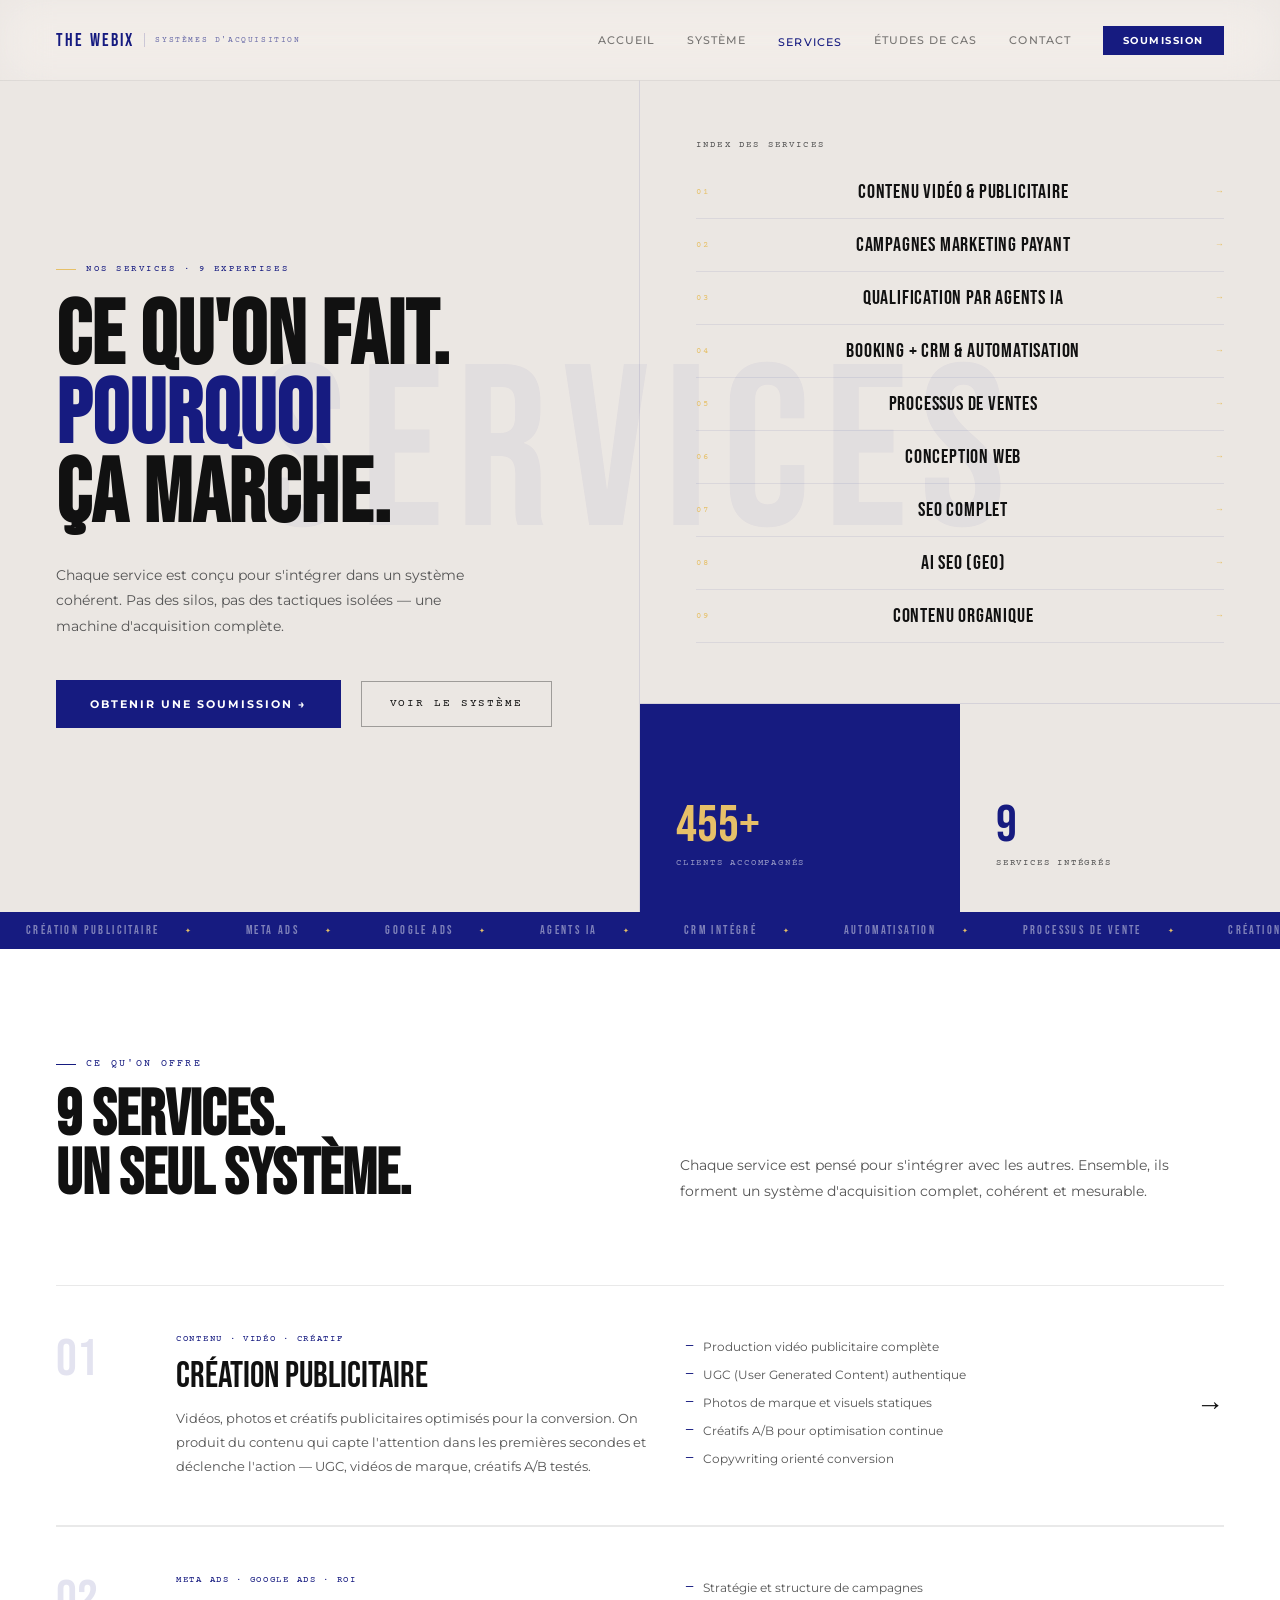
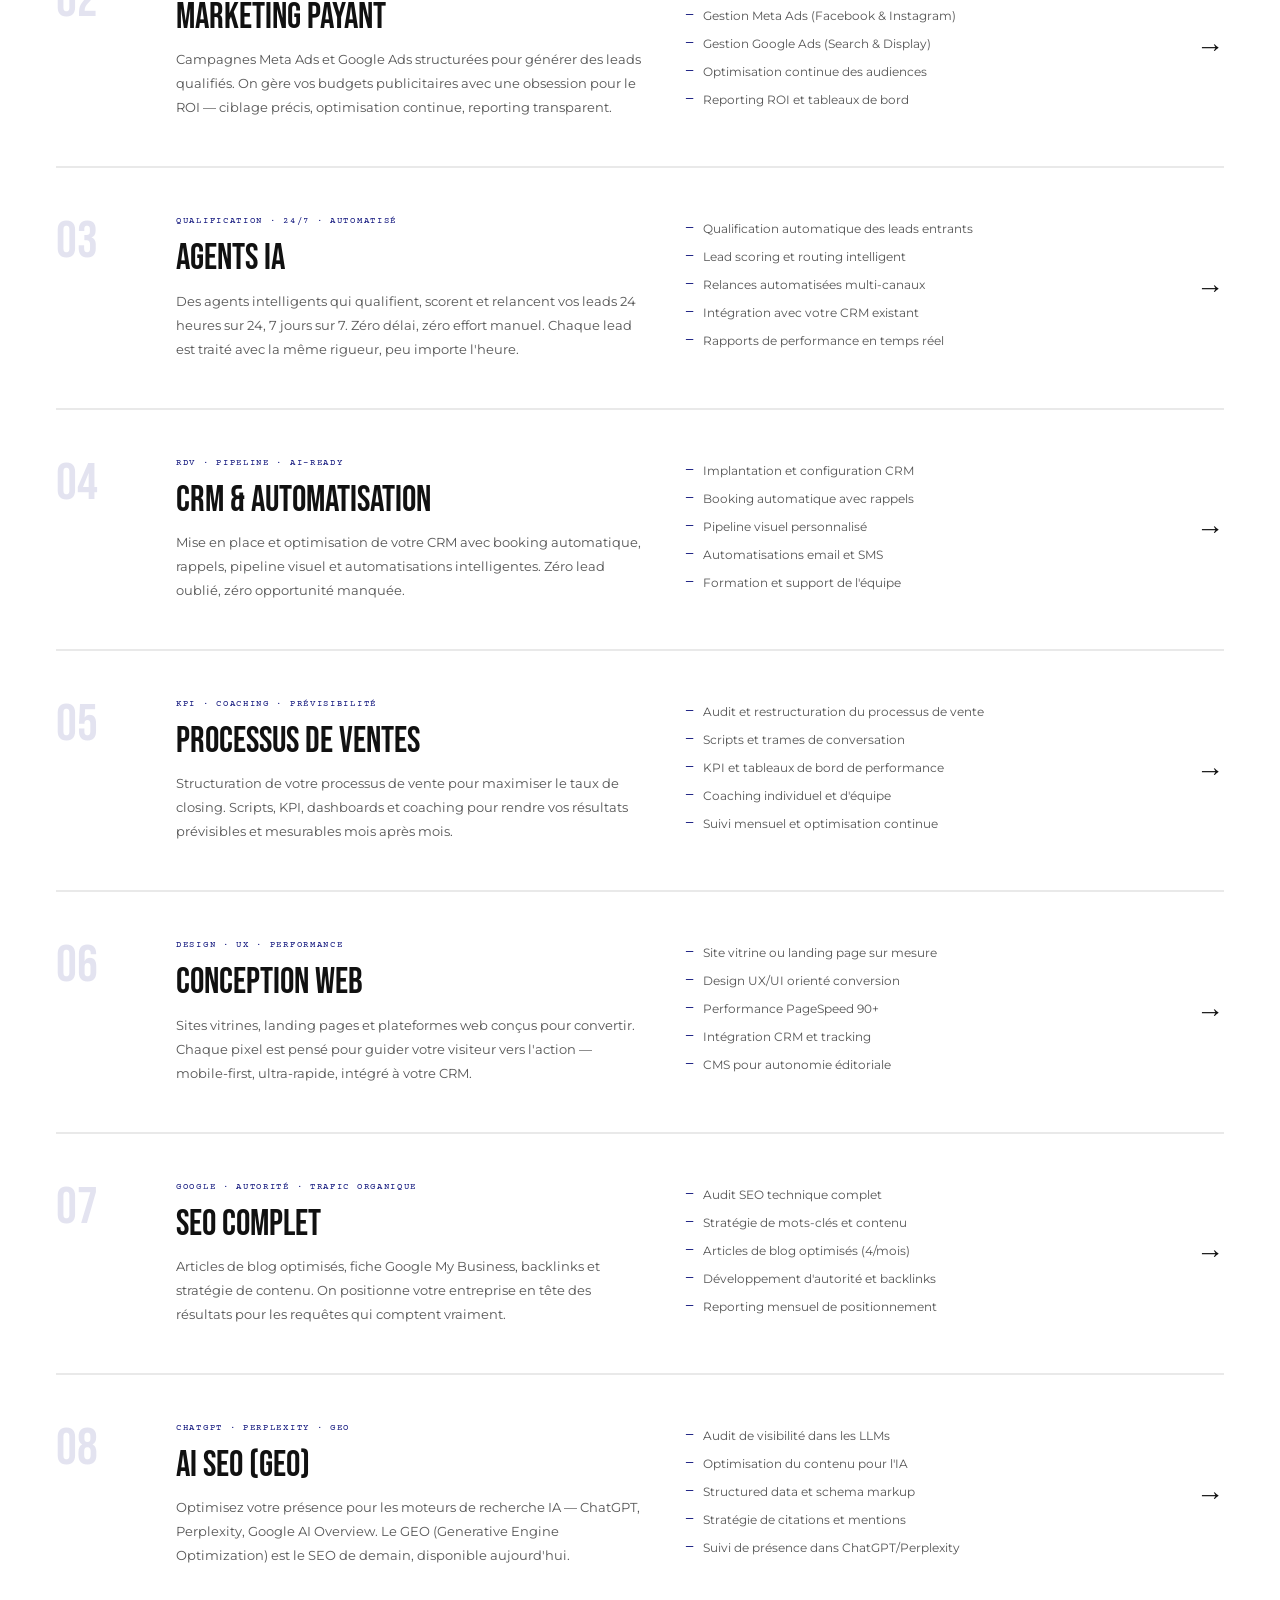
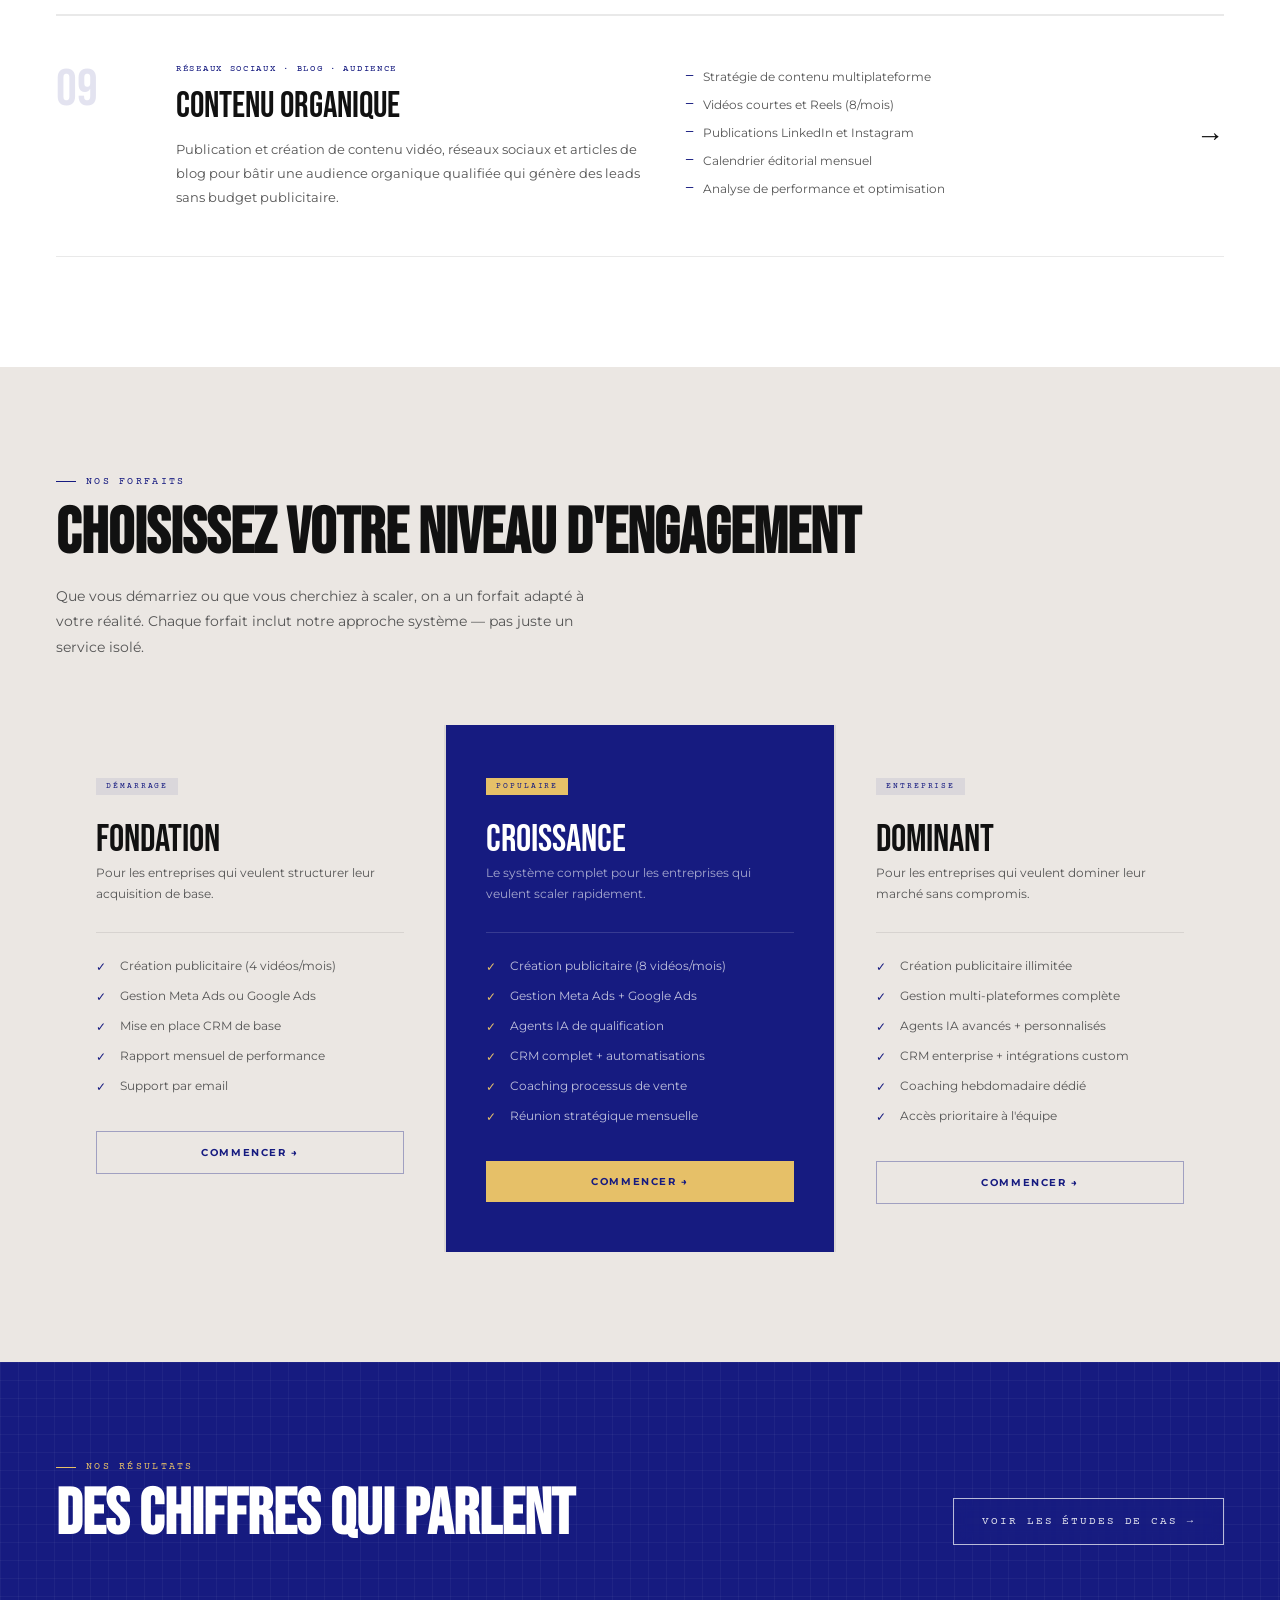
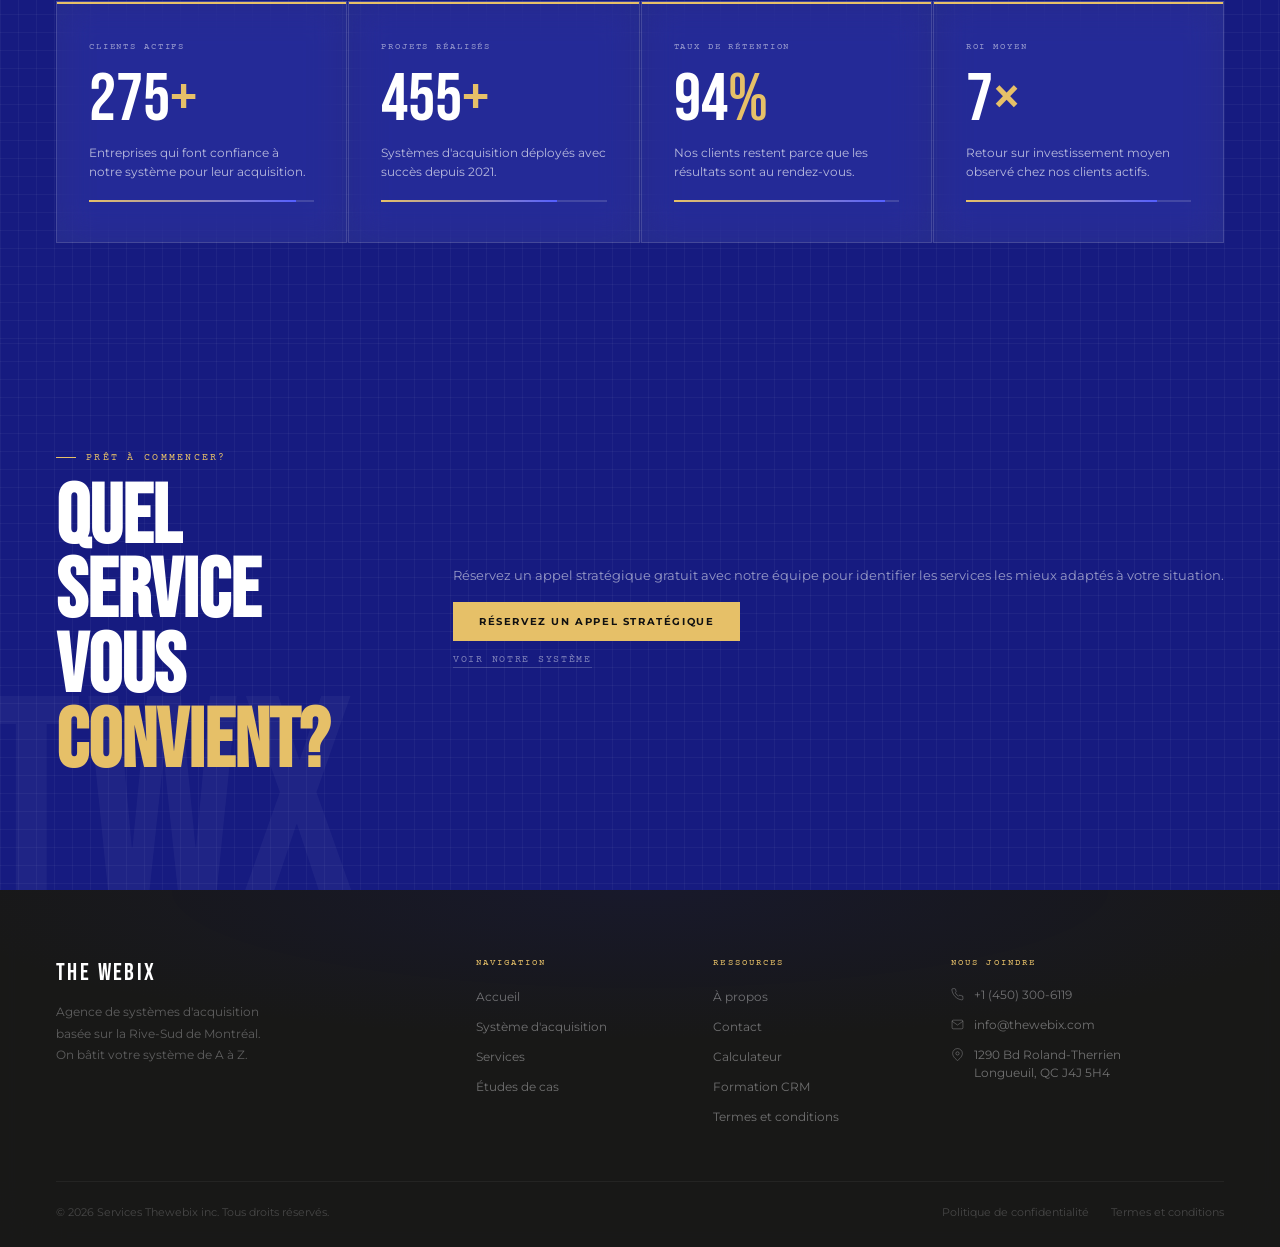
<file: pages/services.html>
<!DOCTYPE html>
<html lang="fr">
<head>
  <meta charset="UTF-8" />
  <meta name="viewport" content="width=device-width, initial-scale=1.0" />
  <title>Nos Services — The WebiX</title>
  <link rel="preconnect" href="https://fonts.googleapis.com" />
  <link rel="preconnect" href="https://fonts.gstatic.com" crossorigin />
  <link href="https://fonts.googleapis.com/css2?family=Bebas+Neue&family=Montserrat:ital,wght@0,300;0,400;0,500;0,600;0,700;1,300;1,400&family=Courier+Prime:wght@400;700&display=swap" rel="stylesheet" />
  <script src="../assets/js/header.js" defer></script>
  <style>
    :root {
      --blue:     #161B80;
      --blue-mid: #545FFF;
      --gold:     #E6C068;
      --beige:    #EBE7E3;
      --black:    #111111;
      --grey:     #555555;
      --white:    #FFFFFF;
    }
    *, *::before, *::after { box-sizing: border-box; margin: 0; padding: 0; }
    html { scroll-behavior: smooth; }
    body { font-family: 'Montserrat', sans-serif; background: var(--beige); color: var(--black); overflow-x: hidden; }

    .label { font-family: 'Courier Prime', monospace; font-size: 9.5px; letter-spacing: 0.24em; text-transform: uppercase; color: var(--grey); display: flex; align-items: center; gap: 10px; }
    .label::before { content: ''; display: inline-block; width: 20px; height: 1px; background: currentColor; flex-shrink: 0; }
    .label--blue { color: var(--blue); }
    .label--gold { color: var(--gold); }
    .label--no-line::before { display: none; }

    .wrap { max-width: 1320px; margin: 0 auto; padding: 0 56px; }


    .btn-primary { background: var(--blue); color: #fff; padding: 17px 34px; font-family: 'Montserrat', sans-serif; font-size: 11px; font-weight: 700; letter-spacing: 0.18em; text-transform: uppercase; text-decoration: none; display: inline-flex; align-items: center; gap: 10px; transition: all 0.28s ease; }
    .btn-primary:hover { background: rgba(22,27,128,0.88); transform: translateY(-1px); }
    .btn-ghost { font-family: 'Courier Prime', monospace; font-size: 10.5px; letter-spacing: 0.18em; text-transform: uppercase; color: rgba(255,255,255,0.88); text-decoration: none; border: 1px solid rgba(255,255,255,0.7); padding: 16px 28px; display: inline-flex; align-items: center; justify-content: center; backdrop-filter: blur(8px); background: transparent; transition: all 0.28s ease; }
    .btn-ghost:hover { transform: translateY(-1px); }
    .btn-ghost--dark { color: var(--black); border-color: rgba(17,17,17,0.35); }
    .btn-gold { background: var(--gold); color: var(--black); padding: 13px 26px; font-family: 'Montserrat', sans-serif; font-size: 10px; font-weight: 700; letter-spacing: 0.16em; text-transform: uppercase; text-decoration: none; display: inline-block; transition: all 0.28s ease; }
    .btn-gold:hover { background: rgba(230,192,104,0.88); transform: translateY(-1px); }
    .btn-white-ghost { font-family: 'Courier Prime', monospace; font-size: 9.5px; letter-spacing: 0.18em; text-transform: uppercase; color: rgba(255,255,255,0.45); text-decoration: none; border-bottom: 1px solid rgba(255,255,255,0.18); padding-bottom: 2px; }

    /* PAGE HERO — INFOGRAPHIC STYLE */
    .page-hero {
      min-height: 100vh;
      padding-top: 80px;
      background: var(--beige);
      position: relative;
      overflow: hidden;
      display: flex;
      align-items: center;
    }
    .page-hero::before {
      content: 'SERVICES';
      font-family: 'Bebas Neue', sans-serif;
      font-size: clamp(120px, 18vw, 260px);
      color: rgba(22,27,128,0.045);
      position: absolute;
      top: 50%; left: 50%;
      transform: translate(-50%, -50%);
      white-space: nowrap;
      pointer-events: none;
      letter-spacing: 0.06em;
    }
    .hero-infographic { display: grid; grid-template-columns: 1fr 1fr; min-height: calc(100vh - 80px); position: relative; z-index: 2; width: 100%}
    .hero-left { padding: 80px 56px 80px 56px; display: flex; flex-direction: column; justify-content: center; border-right: 1px solid rgba(22,27,128,0.1); }
    .hero-right { display: grid; grid-template-rows: 3fr 1fr; }
    .hero-right-top { padding: 60px 56px; border-bottom: 1px solid rgba(22,27,128,0.1); display: flex; flex-direction: column; justify-content: center; }
    .hero-right-bottom { display: grid; grid-template-columns: 1fr 1fr; }
    .hero-stat-block { padding: 44px 36px; border-right: 1px solid rgba(22,27,128,0.1); display: flex; flex-direction: column; justify-content: flex-end; }
    .hero-stat-block:last-child { border-right: none; }
    .hero-stat-block:nth-child(odd) { background: var(--blue); }
    .hero-stat-block:nth-child(odd) .hs-num { color: var(--gold); }
    .hero-stat-block:nth-child(odd) .hs-label { color: rgba(255,255,255,0.55); }
    .hero-tag { font-family: 'Courier Prime', monospace; font-size: 9px; letter-spacing: 0.28em; text-transform: uppercase; color: var(--blue); display: flex; align-items: center; gap: 10px; margin-bottom: 24px; }
    .hero-tag::before { content: ''; width: 20px; height: 1px; background: var(--gold); flex-shrink: 0; }
    .hero-left h1 { font-family: 'Bebas Neue', sans-serif; font-size: clamp(64px, 7vw, 110px); line-height: 0.88; color: var(--black); letter-spacing: 0.01em; margin-bottom: 28px; }
    .hero-left h1 em { font-style: normal; color: var(--blue); }
    .hero-left p { font-size: 13.5px; color: var(--grey); line-height: 1.9; max-width: 440px; margin-bottom: 40px; }
    .hero-actions { display: flex; align-items: center; gap: 20px; flex-wrap: wrap; }
    .hero-service-list { display: flex; flex-direction: column; gap: 0; }
    .hero-service-item { display: flex; align-items: center; justify-content: space-between; padding: 14px 0; border-bottom: 1px solid rgba(22,27,128,0.08); font-family: 'Bebas Neue', sans-serif; font-size: 20px; letter-spacing: 0.04em; color: var(--black); text-decoration: none; transition: all 0.22s; }
    .hero-service-item:hover { color: var(--blue); padding-left: 8px; }
    .hero-service-item span { font-family: 'Courier Prime', monospace; font-size: 9px; letter-spacing: 0.2em; color: var(--gold); }
    .hero-right-top-label { font-family: 'Courier Prime', monospace; font-size: 9px; letter-spacing: 0.24em; text-transform: uppercase; color: var(--grey); margin-bottom: 16px; }
    .hero-right-top p { font-size: 13px; color: var(--grey); line-height: 1.85; max-width: 400px; }
    .hs-num { font-family: 'Bebas Neue', sans-serif; font-size: 52px; line-height: 1; color: var(--blue); }
    .hs-label { font-family: 'Courier Prime', monospace; font-size: 9px; letter-spacing: 0.2em; text-transform: uppercase; color: var(--grey); margin-top: 6px; }

    /* MARQUEE */
    .marquee { background: var(--blue); overflow: hidden; padding: 11px 0; }
    .marquee-track { display: flex; white-space: nowrap; animation: mq 22s linear infinite; }
    .marquee-item { font-family: 'Bebas Neue', sans-serif; font-size: 12px; letter-spacing: 0.2em; color: rgba(255,255,255,0.45); padding: 0 26px; display: flex; align-items: center; gap: 26px; }
    .marquee-item::after { content: '✦'; font-size: 7px; color: var(--gold); }
    @keyframes mq { from { transform: translateX(0); } to { transform: translateX(-50%); } }

    /* SERVICES LIST */
    .section-services-list {
      background: var(--white);
      padding: 110px 0;
    }
    .services-header {
      display: grid;
      grid-template-columns: 1fr 1fr;
      gap: 80px;
      align-items: end;
      margin-bottom: 80px;
    }
    .services-header h2 { font-family: 'Bebas Neue', sans-serif; font-size: clamp(48px, 5vw, 76px); line-height: 0.92; color: var(--black); }
    .services-header p { font-size: 13.5px; color: var(--grey); line-height: 1.9; }

    .service-card { cursor: pointer;
      display: grid;
      grid-template-columns: 80px 1fr 1fr auto;
      gap: 40px;
      align-items: start;
      padding: 48px 0;
      border-top: 1px solid rgba(17,17,17,0.09);
      position: relative;
      transition: all 0.28s ease;
    }
    .service-card::after {
      content: '';
      position: absolute;
      bottom: 0; left: 0; right: 0;
      height: 1px;
      background: rgba(17,17,17,0.09);
    }
    .service-card:hover { background: rgba(235,231,227,0.35); margin: 0 -56px; padding-left: 56px; padding-right: 56px; }
    .svc-num { font-family: 'Bebas Neue', sans-serif; font-size: 52px; line-height: 1; color: rgba(22,27,128,0.12); }
    .svc-main {}
    .svc-title { font-family: 'Bebas Neue', sans-serif; font-size: 36px; line-height: 0.95; color: var(--black); margin-bottom: 12px; }
    .svc-sub { font-family: 'Courier Prime', monospace; font-size: 8.5px; letter-spacing: 0.2em; text-transform: uppercase; color: var(--blue); margin-bottom: 16px; }
    .svc-desc { font-size: 13px; color: var(--grey); line-height: 1.85; }
    .svc-features { display: flex; flex-direction: column; gap: 10px; padding-top: 4px; }
    .svc-feature { display: flex; align-items: flex-start; gap: 10px; font-size: 12px; color: var(--grey); line-height: 1.5; }
    .svc-feature::before { content: '—'; color: var(--blue); font-family: 'Courier Prime', monospace; flex-shrink: 0; }
    .svc-arrow { font-family: 'Bebas Neue', sans-serif; font-size: 28px; color: rgba(22,27,128,0.2); align-self: center; transition: all 0.28s ease; }
    .service-card:hover .svc-arrow { color: var(--blue); transform: translateX(4px); }

    /* PACKAGES */
    .section-packages {
      background: var(--beige);
      padding: 110px 0;
    }
    .packages-header { margin-bottom: 64px; }
    .packages-header h2 { font-family: 'Bebas Neue', sans-serif; font-size: clamp(48px, 5vw, 76px); line-height: 0.92; color: var(--black); margin: 16px 0 20px; }
    .packages-header p { font-size: 13.5px; color: var(--grey); line-height: 1.9; max-width: 560px; }
    .packages-grid {
      display: grid;
      grid-template-columns: repeat(3, 1fr);
      gap: 2px;
      background: rgba(17,17,17,0.07);
    }
    .pkg-card {
      background: var(--beige);
      padding: 48px 40px;
      position: relative;
      overflow: hidden;
      transition: all 0.28s ease;
    }
    .pkg-card--featured {
      background: var(--blue);
    }
    .pkg-card:hover:not(.pkg-card--featured) {
      background: var(--white);
      transform: translateY(-4px);
      box-shadow: 0 20px 50px rgba(0,0,0,0.10);
      z-index: 2;
    }
    .pkg-badge {
      font-family: 'Courier Prime', monospace;
      font-size: 8px;
      letter-spacing: 0.24em;
      text-transform: uppercase;
      padding: 4px 10px;
      margin-bottom: 28px;
      display: inline-block;
    }
    .pkg-card:not(.pkg-card--featured) .pkg-badge { background: rgba(22,27,128,0.08); color: var(--blue); }
    .pkg-card--featured .pkg-badge { background: var(--gold); color: var(--blue); }
    .pkg-name { font-family: 'Bebas Neue', sans-serif; font-size: 38px; line-height: 0.92; margin-bottom: 6px; }
    .pkg-card:not(.pkg-card--featured) .pkg-name { color: var(--black); }
    .pkg-card--featured .pkg-name { color: var(--white); }
    .pkg-tagline { font-size: 12px; line-height: 1.7; margin-bottom: 28px; }
    .pkg-card:not(.pkg-card--featured) .pkg-tagline { color: var(--grey); }
    .pkg-card--featured .pkg-tagline { color: rgba(255,255,255,0.62); }
    .pkg-divider { height: 1px; margin-bottom: 24px; }
    .pkg-card:not(.pkg-card--featured) .pkg-divider { background: rgba(17,17,17,0.09); }
    .pkg-card--featured .pkg-divider { background: rgba(255,255,255,0.14); }
    .pkg-features { display: flex; flex-direction: column; gap: 12px; margin-bottom: 36px; }
    .pkg-feature { display: flex; align-items: flex-start; gap: 10px; font-size: 12px; line-height: 1.5; }
    .pkg-card:not(.pkg-card--featured) .pkg-feature { color: var(--grey); }
    .pkg-card--featured .pkg-feature { color: rgba(255,255,255,0.72); }
    .pkg-check { width: 14px; height: 14px; flex-shrink: 0; margin-top: 1px; }
    .pkg-card:not(.pkg-card--featured) .pkg-check { color: var(--blue); }
    .pkg-card--featured .pkg-check { color: var(--gold); }
    .pkg-cta { display: block; text-align: center; padding: 14px 24px; font-family: 'Montserrat', sans-serif; font-size: 10px; font-weight: 700; letter-spacing: 0.16em; text-transform: uppercase; text-decoration: none; transition: all 0.28s ease; }
    .pkg-card:not(.pkg-card--featured) .pkg-cta { border: 1px solid rgba(22,27,128,0.35); color: var(--blue); }
    .pkg-card:not(.pkg-card--featured) .pkg-cta:hover { background: var(--blue); color: var(--white); }
    .pkg-card--featured .pkg-cta { background: var(--gold); color: var(--blue); }
    .pkg-card--featured .pkg-cta:hover { background: rgba(230,192,104,0.88); }

    /* METRICS DARK */
    .section-metrics {
      background-color: var(--blue);
      background-image: linear-gradient(rgba(255,255,255,0.04) 1px, transparent 1px), linear-gradient(90deg, rgba(255,255,255,0.04) 1px, transparent 1px);
      background-size: 18px 18px;
      padding: 100px 0;
    }
    .metrics-top { display: flex; justify-content: space-between; align-items: flex-end; margin-bottom: 56px; }
    .metrics-top h2 { font-family: 'Bebas Neue', sans-serif; font-size: clamp(48px, 5vw, 76px); line-height: 0.92; color: var(--white); }
    .metrics-grid { display: grid; grid-template-columns: repeat(4, 1fr); gap: 1px; background: rgba(255,255,255,0.05); }
    .m-card { background: rgba(255,255,255,0.02); backdrop-filter: blur(18px) saturate(1.15); -webkit-backdrop-filter: blur(18px) saturate(1.15); border: 1px solid rgba(255,255,255,0.14); padding: 40px 32px; position: relative; overflow: hidden; transition: transform 0.28s ease, box-shadow 0.28s ease, background 0.28s ease; z-index: 1; }
    .m-card::after { content: ''; position: absolute; top: 0; left: 0; right: 0; height: 1.5px; background: var(--gold); }
    .m-card:hover { transform: scale(1.045); box-shadow: 0 18px 34px rgba(0,0,0,0.14); background: rgba(255,255,255,0.06); z-index: 2; }
    .m-label { font-family: 'Courier Prime', monospace; font-size: 8.5px; letter-spacing: 0.22em; text-transform: uppercase; color: rgba(255,255,255,0.52); margin-bottom: 14px; }
    .m-num { font-family: 'Bebas Neue', sans-serif; font-size: 68px; line-height: 1; color: var(--white); margin-bottom: 10px; }
    .m-num em { color: var(--gold); font-style: normal; }
    .m-desc { font-size: 11.5px; color: rgba(255,255,255,0.68); line-height: 1.65; }
    .m-bar { margin-top: 18px; height: 1.5px; background: rgba(255,255,255,0.14); position: relative; }
    .m-bar-fill { position: absolute; top: 0; left: 0; bottom: 0; background: linear-gradient(90deg, var(--gold), var(--blue-mid)); }

    /* CTA */
    .section-cta { background-color: var(--blue); background-image: linear-gradient(rgba(255,255,255,0.04) 1px, transparent 1px), linear-gradient(90deg, rgba(255,255,255,0.04) 1px, transparent 1px); background-size: 18px 18px; padding: 110px 0; position: relative; overflow: hidden; }
    .cta-ghost { position: absolute; bottom: -60px; left: -20px; font-family: 'Bebas Neue', sans-serif; font-size: 22vw; color: rgba(255,255,255,0.04); line-height: 1; pointer-events: none; white-space: nowrap; }
    .cta-inner { position: relative; z-index: 2; display: grid; grid-template-columns: 1fr auto; align-items: center; gap: 60px; }
    .cta-inner h2 { font-family: 'Bebas Neue', sans-serif; font-size: clamp(56px, 6.5vw, 96px); line-height: 0.9; color: var(--white); }
    .cta-inner h2 em { font-style: normal; color: var(--gold); }
    .cta-right { display: flex; flex-direction: column; gap: 14px; align-items: flex-start; min-width: 260px; }
    .cta-right p { font-size: 12.5px; color: rgba(255,255,255,0.55); line-height: 1.8; }

    /* FOOTER */
    footer { background: rgba(17,17,17,0.97); backdrop-filter: blur(28px) saturate(1.2); -webkit-backdrop-filter: blur(28px) saturate(1.2); padding: 68px 0 28px; position: relative; }
    footer::before { content: ''; position: absolute; top: 0; left: 0; right: 0; bottom: 0; background: radial-gradient(ellipse 80% 60% at 50% 0%, rgba(22,27,128,0.18) 0%, transparent 70%); pointer-events: none; }
    .footer-top { display: grid; grid-template-columns: 2fr 1fr 1fr 1.5fr; gap: 56px; margin-bottom: 56px; position: relative; z-index: 1; }
    .footer-logo-name { font-family: 'Bebas Neue', sans-serif; font-size: 24px; letter-spacing: 0.1em; color: var(--white); margin-bottom: 14px; }
    .footer-tagline { font-size: 12px; color: rgba(255,255,255,0.3); line-height: 1.8; max-width: 220px; }
    .footer-col-label { font-family: 'Courier Prime', monospace; font-size: 8.5px; letter-spacing: 0.24em; text-transform: uppercase; color: var(--gold); margin-bottom: 18px; }
    .footer-links { list-style: none; display: flex; flex-direction: column; gap: 11px; }
    .footer-links a { font-size: 12px; color: rgba(255,255,255,0.38); text-decoration: none; transition: color 0.2s; }
    .footer-links a:hover { color: rgba(255,255,255,0.7); }
    .footer-contact-row { display: flex; gap: 10px; align-items: flex-start; margin-bottom: 12px; }
    .footer-contact-row svg { width: 13px; height: 13px; flex-shrink: 0; margin-top: 2px; stroke: rgba(255,255,255,0.25); fill: none; stroke-width: 1.8; }
    .footer-contact-row span { font-size: 12px; color: rgba(255,255,255,0.38); line-height: 1.5; }
    .footer-bottom { border-top: 1px solid rgba(255,255,255,0.05); padding-top: 24px; display: flex; justify-content: space-between; align-items: center; position: relative; z-index: 1; }
    .footer-bottom p, .footer-bottom a { font-size: 10.5px; color: rgba(255,255,255,0.2); text-decoration: none; }
    .footer-bottom-links { display: flex; gap: 22px; }
  </style>
  <link rel="stylesheet" href="../assets/css/header.css" />
</head>
<body>
  <div data-webix-header></div>

  <!-- PAGE HERO — INFOGRAPHIC -->
  <section class="page-hero">
    <div class="hero-infographic">
      <!-- LEFT: Title + CTA -->
      <div class="hero-left">
        <div class="hero-tag">Nos services · 9 expertises</div>
        <h1>Ce qu'on fait.<br/><em>Pourquoi</em><br/>ça marche.</h1>
        <p>Chaque service est conçu pour s'intégrer dans un système cohérent. Pas des silos, pas des tactiques isolées — une machine d'acquisition complète.</p>
        <div class="hero-actions">
          <a href="contact.html" class="btn-primary">Obtenir une soumission →</a>
          <a href="systeme.html" class="btn-ghost--dark" style="font-family:'Courier Prime',monospace;font-size:10.5px;letter-spacing:0.18em;text-transform:uppercase;color:var(--black);text-decoration:none;border:1px solid rgba(17,17,17,0.35);padding:16px 28px;display:inline-flex;align-items:center;transition:all 0.28s ease;">Voir le système</a>
        </div>
      </div>
      <!-- RIGHT: Service list + Stats -->
      <div class="hero-right">
        <div class="hero-right-top">
          <div class="hero-right-top-label">Index des services</div>
          <div class="hero-service-list">
            <a href="service-creation-publicitaire.html" class="hero-service-item"><span>01</span>Contenu Vidéo &amp; Publicitaire<span>→</span></a>
            <a href="service-marketing-payant.html" class="hero-service-item"><span>02</span>Campagnes Marketing Payant<span>→</span></a>
            <a href="service-agents-ia.html" class="hero-service-item"><span>03</span>Qualification par Agents IA<span>→</span></a>
            <a href="service-crm-automatisation.html" class="hero-service-item"><span>04</span>Booking + CRM &amp; Automatisation<span>→</span></a>
            <a href="service-processus-ventes.html" class="hero-service-item"><span>05</span>Processus de Ventes<span>→</span></a>
            <a href="service-conception-web.html" class="hero-service-item"><span>06</span>Conception Web<span>→</span></a>
            <a href="service-seo-complet.html" class="hero-service-item"><span>07</span>SEO Complet<span>→</span></a>
            <a href="service-ai-seo.html" class="hero-service-item"><span>08</span>AI SEO (GEO)<span>→</span></a>
            <a href="service-contenu-organique.html" class="hero-service-item"><span>09</span>Contenu Organique<span>→</span></a>
          </div>
        </div>
        <div class="hero-right-bottom">
          <div class="hero-stat-block">
            <div class="hs-num">455+</div>
            <div class="hs-label">Clients accompagnés</div>
          </div>
          <div class="hero-stat-block">
            <div class="hs-num">9</div>
            <div class="hs-label">Services intégrés</div>
          </div>
        </div>
      </div>
    </div>
  </section>

  <!-- MARQUEE -->
  <div class="marquee">
    <div class="marquee-track">
      <span class="marquee-item">Création Publicitaire</span>
      <span class="marquee-item">Meta Ads</span>
      <span class="marquee-item">Google Ads</span>
      <span class="marquee-item">Agents IA</span>
      <span class="marquee-item">CRM Intégré</span>
      <span class="marquee-item">Automatisation</span>
      <span class="marquee-item">Processus de Vente</span>
      <span class="marquee-item">Création Publicitaire</span>
      <span class="marquee-item">Meta Ads</span>
      <span class="marquee-item">Google Ads</span>
      <span class="marquee-item">Agents IA</span>
      <span class="marquee-item">CRM Intégré</span>
      <span class="marquee-item">Automatisation</span>
      <span class="marquee-item">Processus de Vente</span>
    </div>
  </div>

  <!-- SERVICES LIST -->
  <section class="section-services-list">
    <div class="wrap">
      <div class="services-header">
        <div>
          <span class="label label--blue" style="margin-bottom:18px;">Ce qu'on offre</span>
          <h2>9 services.<br/>Un seul système.</h2>
        </div>
        <p>Chaque service est pensé pour s'intégrer avec les autres. Ensemble, ils forment un système d'acquisition complet, cohérent et mesurable.</p>
      </div>

      <div class="service-card">
        <div class="svc-num">01</div>
        <div class="svc-main">
          <div class="svc-sub">Contenu · Vidéo · Créatif</div>
          <a href="service-creation-publicitaire.html" style="text-decoration:none;color:inherit;display:contents;"><div class="svc-title">Création Publicitaire</div>
          <p class="svc-desc">Vidéos, photos et créatifs publicitaires optimisés pour la conversion. On produit du contenu qui capte l'attention dans les premières secondes et déclenche l'action — UGC, vidéos de marque, créatifs A/B testés.</p>
        </div>
        <div class="svc-features">
          <div class="svc-feature">Production vidéo publicitaire complète</div>
          <div class="svc-feature">UGC (User Generated Content) authentique</div>
          <div class="svc-feature">Photos de marque et visuels statiques</div>
          <div class="svc-feature">Créatifs A/B pour optimisation continue</div>
          <div class="svc-feature">Copywriting orienté conversion</div>
        </div>
        <a href="service-creation-publicitaire.html" class="svc-arrow" style="text-decoration:none;color:inherit;">→</a>
      </div>

      <div class="service-card">
        <div class="svc-num">02</div>
        <div class="svc-main">
          <div class="svc-sub">Meta Ads · Google Ads · ROI</div>
          <a href="service-marketing-payant.html" style="text-decoration:none;color:inherit;display:contents;"><div class="svc-title">Marketing Payant</div>
          <p class="svc-desc">Campagnes Meta Ads et Google Ads structurées pour générer des leads qualifiés. On gère vos budgets publicitaires avec une obsession pour le ROI — ciblage précis, optimisation continue, reporting transparent.</p>
        </div>
        <div class="svc-features">
          <div class="svc-feature">Stratégie et structure de campagnes</div>
          <div class="svc-feature">Gestion Meta Ads (Facebook & Instagram)</div>
          <div class="svc-feature">Gestion Google Ads (Search & Display)</div>
          <div class="svc-feature">Optimisation continue des audiences</div>
          <div class="svc-feature">Reporting ROI et tableaux de bord</div>
        </div>
        <a href="service-marketing-payant.html" class="svc-arrow" style="text-decoration:none;color:inherit;">→</a>
      </div>

      <div class="service-card">
        <div class="svc-num">03</div>
        <div class="svc-main">
          <div class="svc-sub">Qualification · 24/7 · Automatisé</div>
          <a href="service-agents-ia.html" style="text-decoration:none;color:inherit;display:contents;"><div class="svc-title">Agents IA</div>
          <p class="svc-desc">Des agents intelligents qui qualifient, scorent et relancent vos leads 24 heures sur 24, 7 jours sur 7. Zéro délai, zéro effort manuel. Chaque lead est traité avec la même rigueur, peu importe l'heure.</p>
        </div>
        <div class="svc-features">
          <div class="svc-feature">Qualification automatique des leads entrants</div>
          <div class="svc-feature">Lead scoring et routing intelligent</div>
          <div class="svc-feature">Relances automatisées multi-canaux</div>
          <div class="svc-feature">Intégration avec votre CRM existant</div>
          <div class="svc-feature">Rapports de performance en temps réel</div>
        </div>
        <a href="service-agents-ia.html" class="svc-arrow" style="text-decoration:none;color:inherit;">→</a>
      </div>

      <div class="service-card">
        <div class="svc-num">04</div>
        <div class="svc-main">
          <div class="svc-sub">RDV · Pipeline · AI-Ready</div>
          <a href="service-crm-automatisation.html" style="text-decoration:none;color:inherit;display:contents;"><div class="svc-title">CRM & Automatisation</div>
          <p class="svc-desc">Mise en place et optimisation de votre CRM avec booking automatique, rappels, pipeline visuel et automatisations intelligentes. Zéro lead oublié, zéro opportunité manquée.</p>
        </div>
        <div class="svc-features">
          <div class="svc-feature">Implantation et configuration CRM</div>
          <div class="svc-feature">Booking automatique avec rappels</div>
          <div class="svc-feature">Pipeline visuel personnalisé</div>
          <div class="svc-feature">Automatisations email et SMS</div>
          <div class="svc-feature">Formation et support de l'équipe</div>
        </div>
        <a href="service-crm-automatisation.html" class="svc-arrow" style="text-decoration:none;color:inherit;">→</a>
      </div>

      <div class="service-card">
        <div class="svc-num">05</div>
        <div class="svc-main">
          <div class="svc-sub">KPI · Coaching · Prévisibilité</div>
          <a href="service-processus-ventes.html" style="text-decoration:none;color:inherit;display:contents;"><div class="svc-title">Processus de Ventes</div>
          <p class="svc-desc">Structuration de votre processus de vente pour maximiser le taux de closing. Scripts, KPI, dashboards et coaching pour rendre vos résultats prévisibles et mesurables mois après mois.</p>
        </div>
        <div class="svc-features">
          <div class="svc-feature">Audit et restructuration du processus de vente</div>
          <div class="svc-feature">Scripts et trames de conversation</div>
          <div class="svc-feature">KPI et tableaux de bord de performance</div>
          <div class="svc-feature">Coaching individuel et d'équipe</div>
          <div class="svc-feature">Suivi mensuel et optimisation continue</div>
        </div>
        <a href="service-processus-ventes.html" class="svc-arrow" style="text-decoration:none;color:inherit;">→</a>
      </div>


      <div class="service-card">
        <div class="svc-num">06</div>
        <div class="svc-main">
          <div class="svc-sub">Design · UX · Performance</div>
          <a href="service-conception-web.html" style="text-decoration:none;color:inherit;display:contents;"><div class="svc-title">Conception Web</div>
          <p class="svc-desc">Sites vitrines, landing pages et plateformes web conçus pour convertir. Chaque pixel est pensé pour guider votre visiteur vers l'action — mobile-first, ultra-rapide, intégré à votre CRM.</p>
        </div>
        <div class="svc-features">
          <div class="svc-feature">Site vitrine ou landing page sur mesure</div>
          <div class="svc-feature">Design UX/UI orienté conversion</div>
          <div class="svc-feature">Performance PageSpeed 90+</div>
          <div class="svc-feature">Intégration CRM et tracking</div>
          <div class="svc-feature">CMS pour autonomie éditoriale</div>
        </div>
        <a href="service-conception-web.html" class="svc-arrow" style="text-decoration:none;color:inherit;">→</a>
      </div>

      <div class="service-card">
        <div class="svc-num">07</div>
        <div class="svc-main">
          <div class="svc-sub">Google · Autorité · Trafic organique</div>
          <a href="service-seo-complet.html" style="text-decoration:none;color:inherit;display:contents;"><div class="svc-title">SEO Complet</div>
          <p class="svc-desc">Articles de blog optimisés, fiche Google My Business, backlinks et stratégie de contenu. On positionne votre entreprise en tête des résultats pour les requêtes qui comptent vraiment.</p>
        </div>
        <div class="svc-features">
          <div class="svc-feature">Audit SEO technique complet</div>
          <div class="svc-feature">Stratégie de mots-clés et contenu</div>
          <div class="svc-feature">Articles de blog optimisés (4/mois)</div>
          <div class="svc-feature">Développement d'autorité et backlinks</div>
          <div class="svc-feature">Reporting mensuel de positionnement</div>
        </div>
        <a href="service-seo-complet.html" class="svc-arrow" style="text-decoration:none;color:inherit;">→</a>
      </div>

      <div class="service-card">
        <div class="svc-num">08</div>
        <div class="svc-main">
          <div class="svc-sub">ChatGPT · Perplexity · GEO</div>
          <a href="service-ai-seo.html" style="text-decoration:none;color:inherit;display:contents;"><div class="svc-title">AI SEO (GEO)</div>
          <p class="svc-desc">Optimisez votre présence pour les moteurs de recherche IA — ChatGPT, Perplexity, Google AI Overview. Le GEO (Generative Engine Optimization) est le SEO de demain, disponible aujourd'hui.</p>
        </div>
        <div class="svc-features">
          <div class="svc-feature">Audit de visibilité dans les LLMs</div>
          <div class="svc-feature">Optimisation du contenu pour l'IA</div>
          <div class="svc-feature">Structured data et schema markup</div>
          <div class="svc-feature">Stratégie de citations et mentions</div>
          <div class="svc-feature">Suivi de présence dans ChatGPT/Perplexity</div>
        </div>
        <a href="service-ai-seo.html" class="svc-arrow" style="text-decoration:none;color:inherit;">→</a>
      </div>

      <div class="service-card">
        <div class="svc-num">09</div>
        <div class="svc-main">
          <div class="svc-sub">Réseaux sociaux · Blog · Audience</div>
          <a href="service-contenu-organique.html" style="text-decoration:none;color:inherit;display:contents;"><div class="svc-title">Contenu Organique</div>
          <p class="svc-desc">Publication et création de contenu vidéo, réseaux sociaux et articles de blog pour bâtir une audience organique qualifiée qui génère des leads sans budget publicitaire.</p>
        </div>
        <div class="svc-features">
          <div class="svc-feature">Stratégie de contenu multiplateforme</div>
          <div class="svc-feature">Vidéos courtes et Reels (8/mois)</div>
          <div class="svc-feature">Publications LinkedIn et Instagram</div>
          <div class="svc-feature">Calendrier éditorial mensuel</div>
          <div class="svc-feature">Analyse de performance et optimisation</div>
        </div>
        <a href="service-contenu-organique.html" class="svc-arrow" style="text-decoration:none;color:inherit;">→</a>
      </div>

    </div>
  </section>

  <!-- PACKAGES -->
  <section class="section-packages">
    <div class="wrap">
      <div class="packages-header">
        <span class="label label--blue" style="margin-bottom:18px;">Nos forfaits</span>
        <h2>Choisissez votre niveau d'engagement</h2>
        <p>Que vous démarriez ou que vous cherchiez à scaler, on a un forfait adapté à votre réalité. Chaque forfait inclut notre approche système — pas juste un service isolé.</p>
      </div>
      <div class="packages-grid">

        <div class="pkg-card">
          <div class="pkg-badge">Démarrage</div>
          <div class="pkg-name">Fondation</div>
          <p class="pkg-tagline">Pour les entreprises qui veulent structurer leur acquisition de base.</p>
          <div class="pkg-divider"></div>
          <div class="pkg-features">
            <div class="pkg-feature"><span class="pkg-check">✓</span><span>Création publicitaire (4 vidéos/mois)</span></div>
            <div class="pkg-feature"><span class="pkg-check">✓</span><span>Gestion Meta Ads ou Google Ads</span></div>
            <div class="pkg-feature"><span class="pkg-check">✓</span><span>Mise en place CRM de base</span></div>
            <div class="pkg-feature"><span class="pkg-check">✓</span><span>Rapport mensuel de performance</span></div>
            <div class="pkg-feature"><span class="pkg-check">✓</span><span>Support par email</span></div>
          </div>
          <a href="contact.html" class="pkg-cta">Commencer →</a>
        </div>

        <div class="pkg-card pkg-card--featured">
          <div class="pkg-badge">Populaire</div>
          <div class="pkg-name">Croissance</div>
          <p class="pkg-tagline">Le système complet pour les entreprises qui veulent scaler rapidement.</p>
          <div class="pkg-divider"></div>
          <div class="pkg-features">
            <div class="pkg-feature"><span class="pkg-check">✓</span><span>Création publicitaire (8 vidéos/mois)</span></div>
            <div class="pkg-feature"><span class="pkg-check">✓</span><span>Gestion Meta Ads + Google Ads</span></div>
            <div class="pkg-feature"><span class="pkg-check">✓</span><span>Agents IA de qualification</span></div>
            <div class="pkg-feature"><span class="pkg-check">✓</span><span>CRM complet + automatisations</span></div>
            <div class="pkg-feature"><span class="pkg-check">✓</span><span>Coaching processus de vente</span></div>
            <div class="pkg-feature"><span class="pkg-check">✓</span><span>Réunion stratégique mensuelle</span></div>
          </div>
          <a href="contact.html" class="pkg-cta">Commencer →</a>
        </div>

        <div class="pkg-card">
          <div class="pkg-badge">Entreprise</div>
          <div class="pkg-name">Dominant</div>
          <p class="pkg-tagline">Pour les entreprises qui veulent dominer leur marché sans compromis.</p>
          <div class="pkg-divider"></div>
          <div class="pkg-features">
            <div class="pkg-feature"><span class="pkg-check">✓</span><span>Création publicitaire illimitée</span></div>
            <div class="pkg-feature"><span class="pkg-check">✓</span><span>Gestion multi-plateformes complète</span></div>
            <div class="pkg-feature"><span class="pkg-check">✓</span><span>Agents IA avancés + personnalisés</span></div>
            <div class="pkg-feature"><span class="pkg-check">✓</span><span>CRM enterprise + intégrations custom</span></div>
            <div class="pkg-feature"><span class="pkg-check">✓</span><span>Coaching hebdomadaire dédié</span></div>
            <div class="pkg-feature"><span class="pkg-check">✓</span><span>Accès prioritaire à l'équipe</span></div>
          </div>
          <a href="contact.html" class="pkg-cta">Commencer →</a>
        </div>

      </div>
    </div>
  </section>

  <!-- METRICS -->
  <section class="section-metrics">
    <div class="wrap">
      <div class="metrics-top">
        <div>
          <span class="label label--gold" style="margin-bottom:14px;">Nos résultats</span>
          <h2>Des chiffres qui parlent</h2>
        </div>
        <a href="etudes-de-cas.html" class="btn-ghost">Voir les études de cas →</a>
      </div>
      <div class="metrics-grid">
        <div class="m-card">
          <div class="m-label">Clients actifs</div>
          <div class="m-num">275<em>+</em></div>
          <div class="m-desc">Entreprises qui font confiance à notre système pour leur acquisition.</div>
          <div class="m-bar"><div class="m-bar-fill" style="width:92%"></div></div>
        </div>
        <div class="m-card">
          <div class="m-label">Projets réalisés</div>
          <div class="m-num">455<em>+</em></div>
          <div class="m-desc">Systèmes d'acquisition déployés avec succès depuis 2021.</div>
          <div class="m-bar"><div class="m-bar-fill" style="width:78%"></div></div>
        </div>
        <div class="m-card">
          <div class="m-label">Taux de rétention</div>
          <div class="m-num">94<em>%</em></div>
          <div class="m-desc">Nos clients restent parce que les résultats sont au rendez-vous.</div>
          <div class="m-bar"><div class="m-bar-fill" style="width:94%"></div></div>
        </div>
        <div class="m-card">
          <div class="m-label">ROI moyen</div>
          <div class="m-num">7<em>×</em></div>
          <div class="m-desc">Retour sur investissement moyen observé chez nos clients actifs.</div>
          <div class="m-bar"><div class="m-bar-fill" style="width:85%"></div></div>
        </div>
      </div>
    </div>
  </section>

  <!-- CTA FINAL -->
  <section class="section-cta">
    <div class="cta-ghost">TWX</div>
    <div class="wrap">
      <div class="cta-inner">
        <div>
          <span class="label label--gold" style="margin-bottom:18px;">Prêt à commencer?</span>
          <h2>Quel service vous<br/><em>convient?</em></h2>
        </div>
        <div class="cta-right">
          <p>Réservez un appel stratégique gratuit avec notre équipe pour identifier les services les mieux adaptés à votre situation.</p>
          <a href="contact.html" class="btn-gold">Réservez un appel stratégique</a>
          <a href="systeme.html" class="btn-white-ghost">Voir notre système</a>
        </div>
      </div>
    </div>
  </section>

  <!-- FOOTER -->
  <footer>
    <div class="wrap">
      <div class="footer-top">
        <div>
          <div class="footer-logo-name">The WebiX</div>
          <p class="footer-tagline">Agence de systèmes d'acquisition basée sur la Rive-Sud de Montréal. On bâtit votre système de A à Z.</p>
        </div>
        <div>
          <div class="footer-col-label">Navigation</div>
          <ul class="footer-links">
            <li><a href="../index.html">Accueil</a></li>
            <li><a href="systeme.html">Système d'acquisition</a></li>
            <li><a href="services.html">Services</a></li>
            <li><a href="etudes-de-cas.html">Études de cas</a></li>
          </ul>
        </div>
        <div>
          <div class="footer-col-label">Ressources</div>
          <ul class="footer-links">
            <li><a href="#">À propos</a></li>
            <li><a href="contact.html">Contact</a></li>
            <li><a href="#">Calculateur</a></li>
            <li><a href="#">Formation CRM</a></li>
            <li><a href="#">Termes et conditions</a></li>
          </ul>
        </div>
        <div>
          <div class="footer-col-label">Nous joindre</div>
          <div class="footer-contact-row">
            <svg viewBox="0 0 24 24"><path d="M22 16.92v3a2 2 0 0 1-2.18 2 19.79 19.79 0 0 1-8.63-3.07A19.5 19.5 0 0 1 4.69 12 19.79 19.79 0 0 1 1.61 3.35 2 2 0 0 1 3.6 1.18h3a2 2 0 0 1 2 1.72 12.84 12.84 0 0 0 .7 2.81 2 2 0 0 1-.45 2.11L7.91 8.96a16 16 0 0 0 6 6l.96-.96a2 2 0 0 1 2.11-.45 12.84 12.84 0 0 0 2.81.7A2 2 0 0 1 21.73 16.92z"/></svg>
            <span>+1 (450) 300-6119</span>
          </div>
          <div class="footer-contact-row">
            <svg viewBox="0 0 24 24"><path d="M4 4h16c1.1 0 2 .9 2 2v12c0 1.1-.9 2-2 2H4c-1.1 0-2-.9-2-2V6c0-1.1.9-2 2-2z"/><polyline points="22,6 12,13 2,6"/></svg>
            <span>info@thewebix.com</span>
          </div>
          <div class="footer-contact-row">
            <svg viewBox="0 0 24 24"><path d="M21 10c0 7-9 13-9 13s-9-6-9-13a9 9 0 0 1 18 0z"/><circle cx="12" cy="10" r="3"/></svg>
            <span>1290 Bd Roland-Therrien<br/>Longueuil, QC J4J 5H4</span>
          </div>
        </div>
      </div>
      <div class="footer-bottom">
        <p>© 2026 Services Thewebix inc. Tous droits réservés.</p>
        <div class="footer-bottom-links">
          <a href="#">Politique de confidentialité</a>
          <a href="#">Termes et conditions</a>
        </div>
      </div>
    </div>
  </footer>

</body>
</html>
</file>
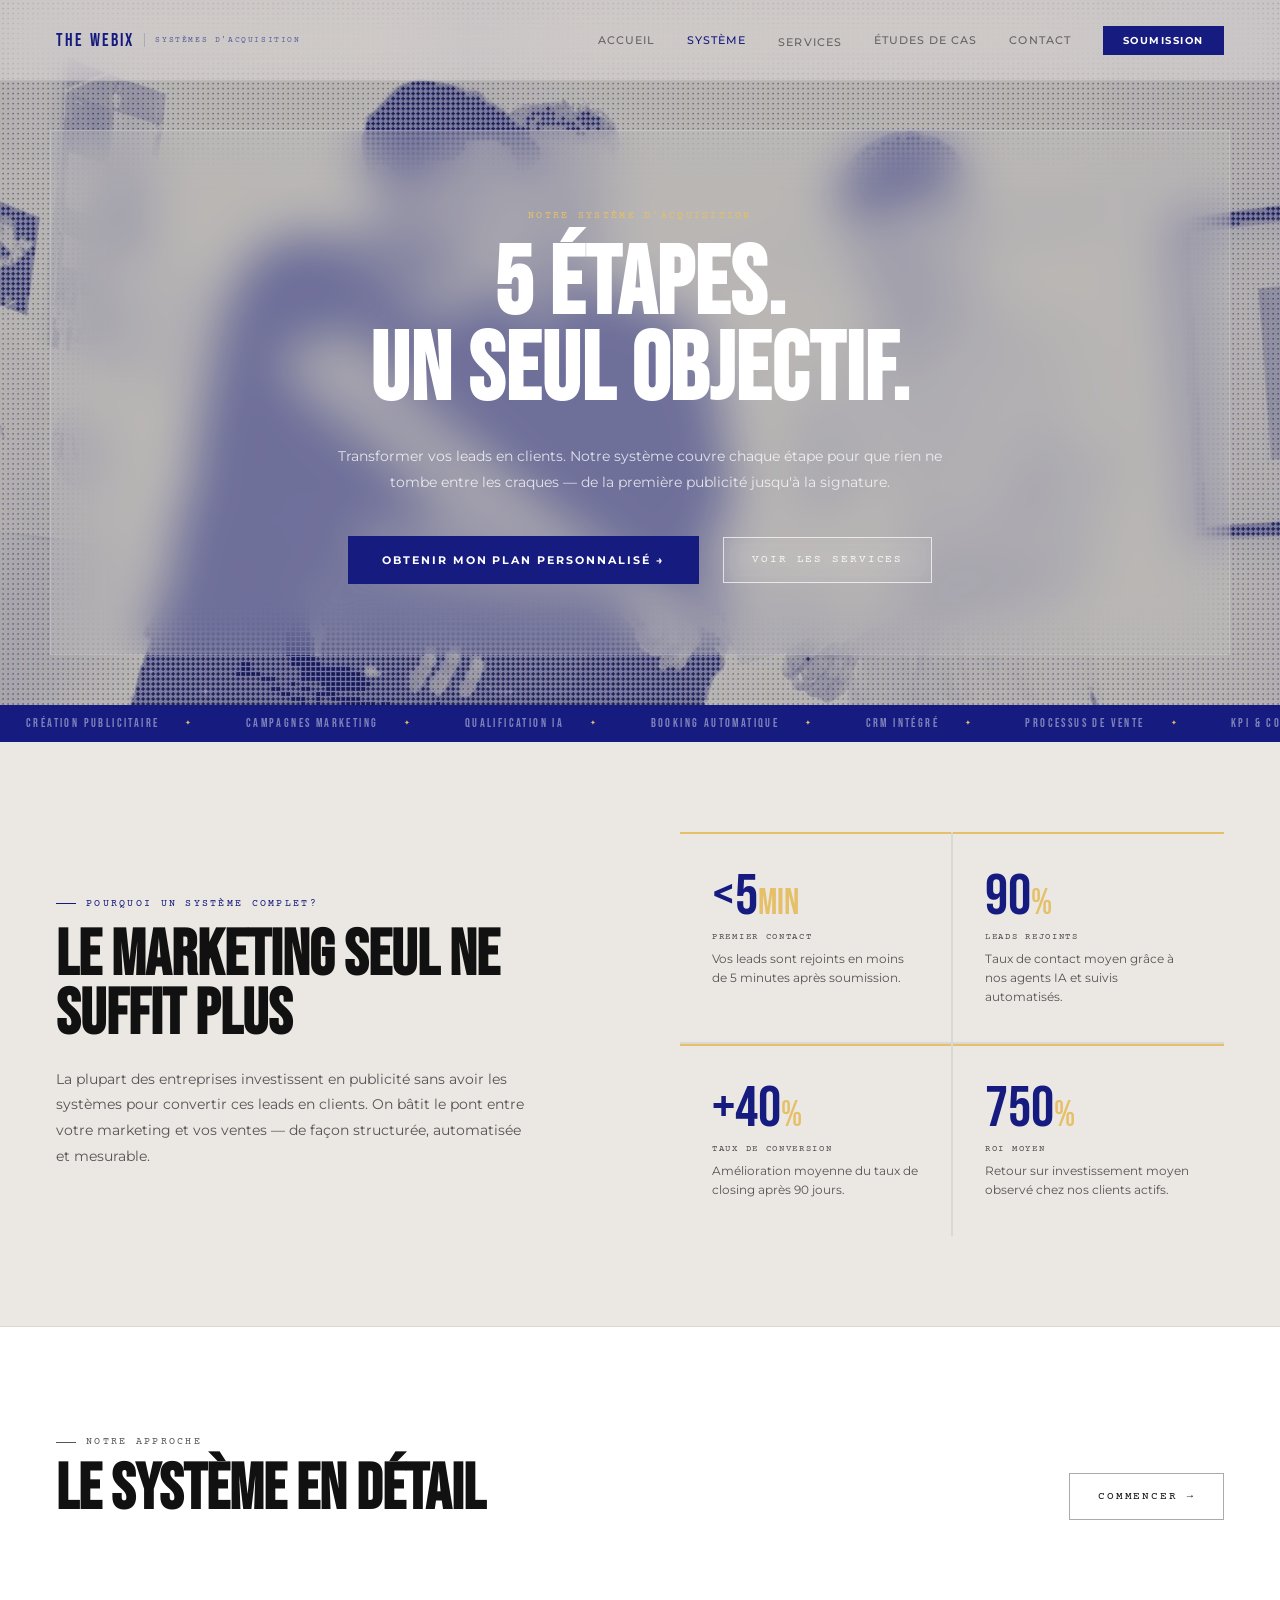
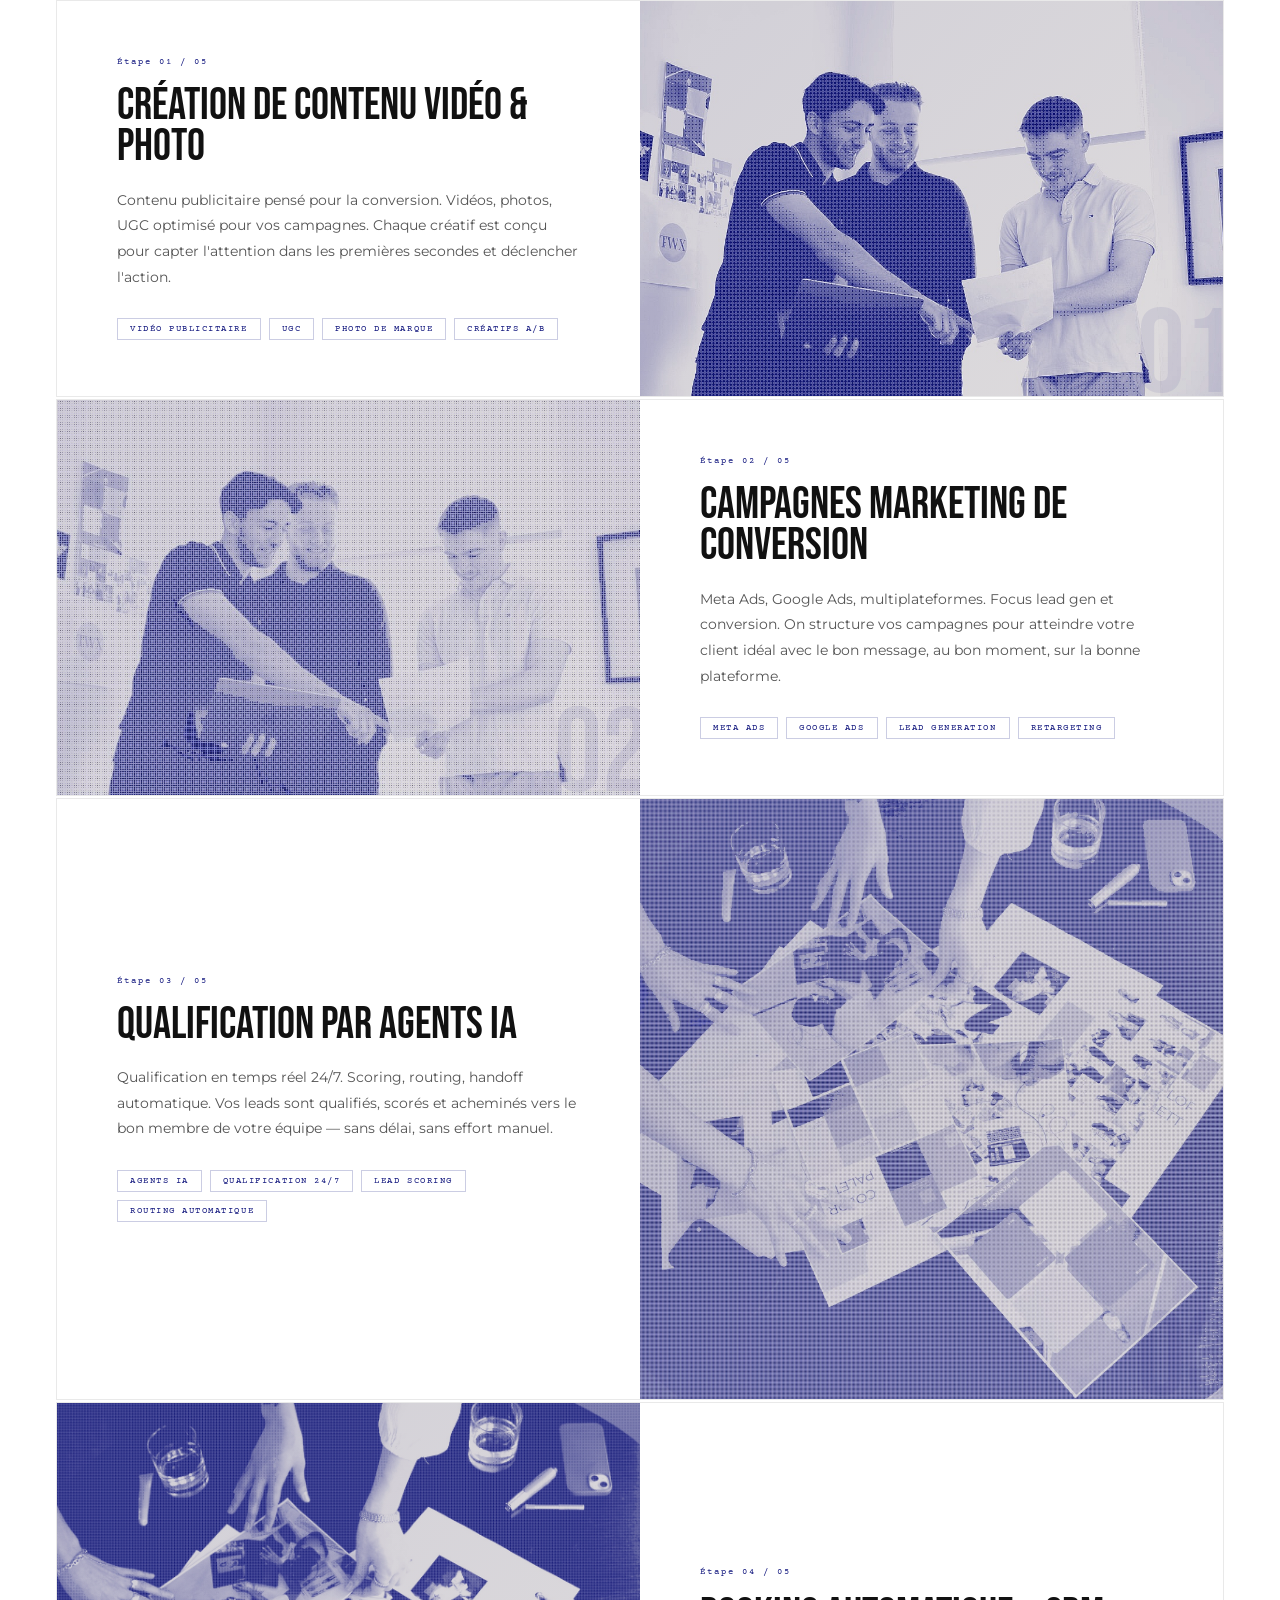
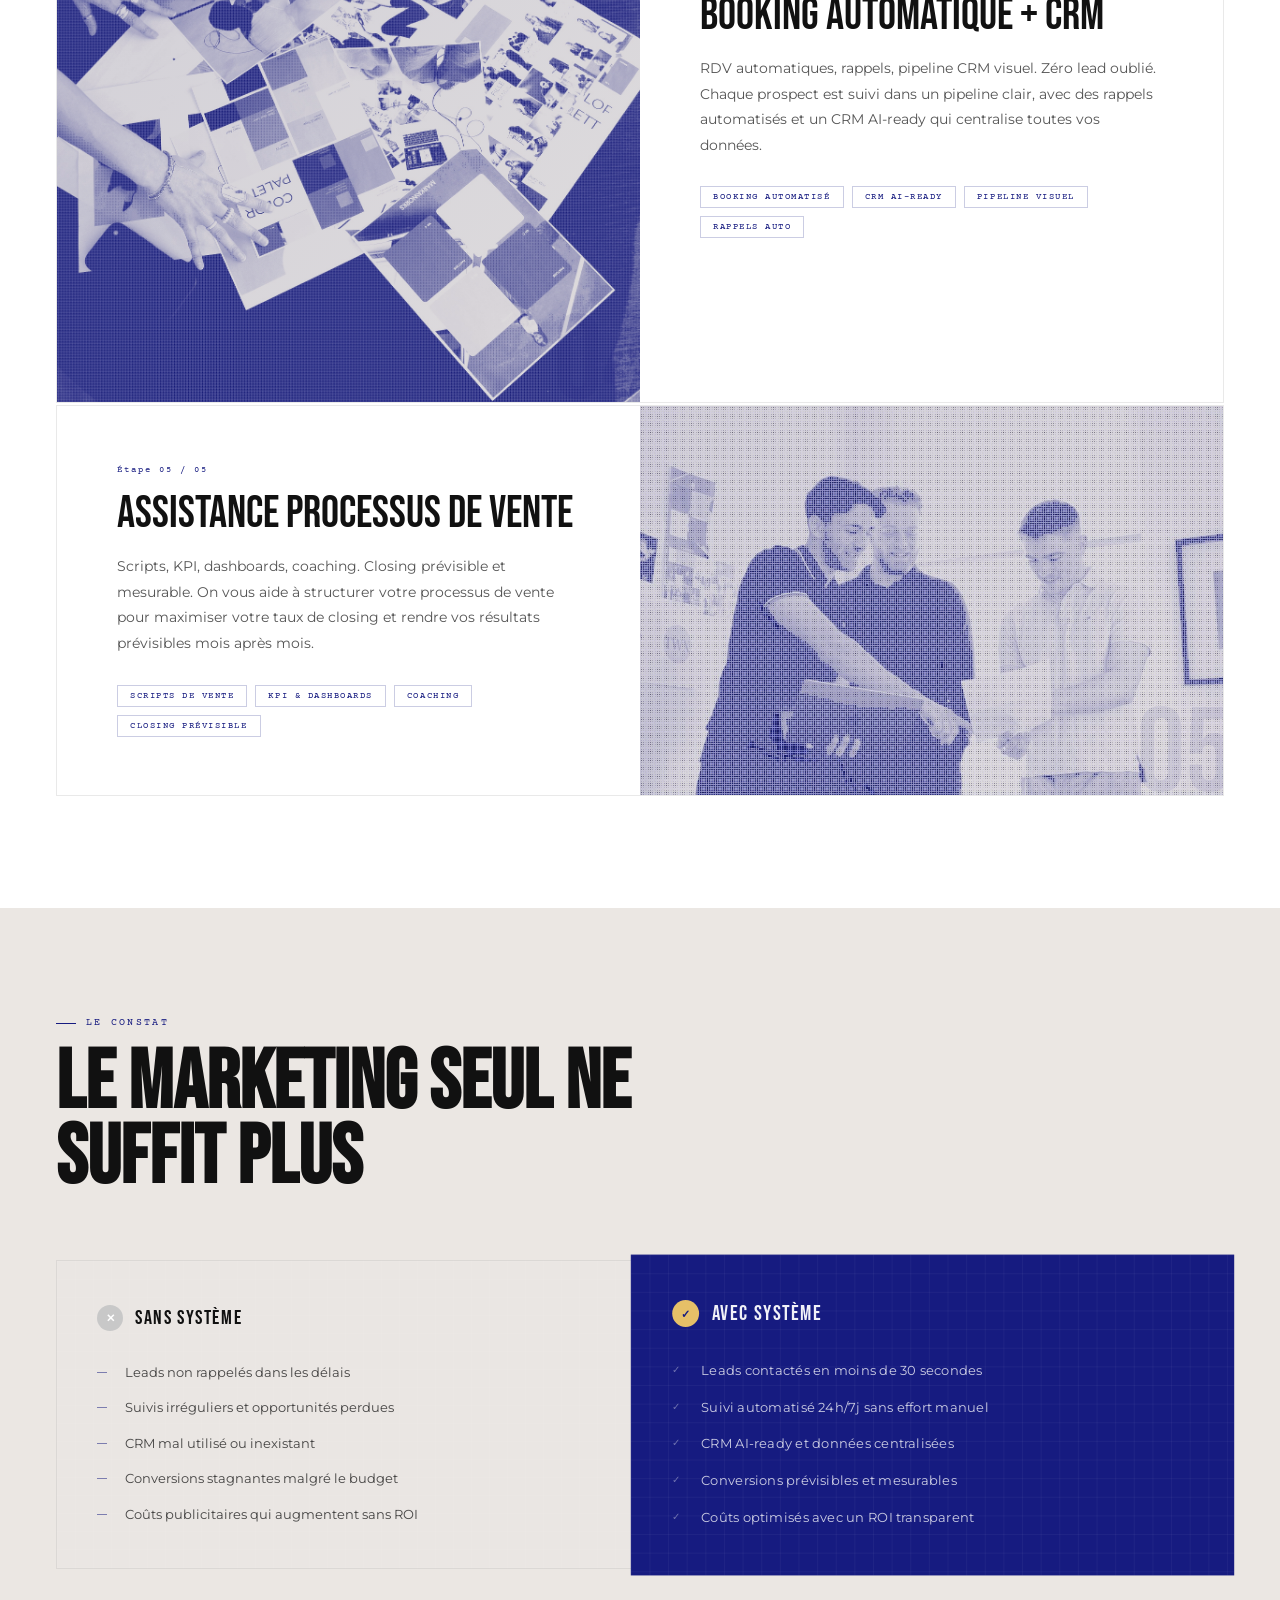
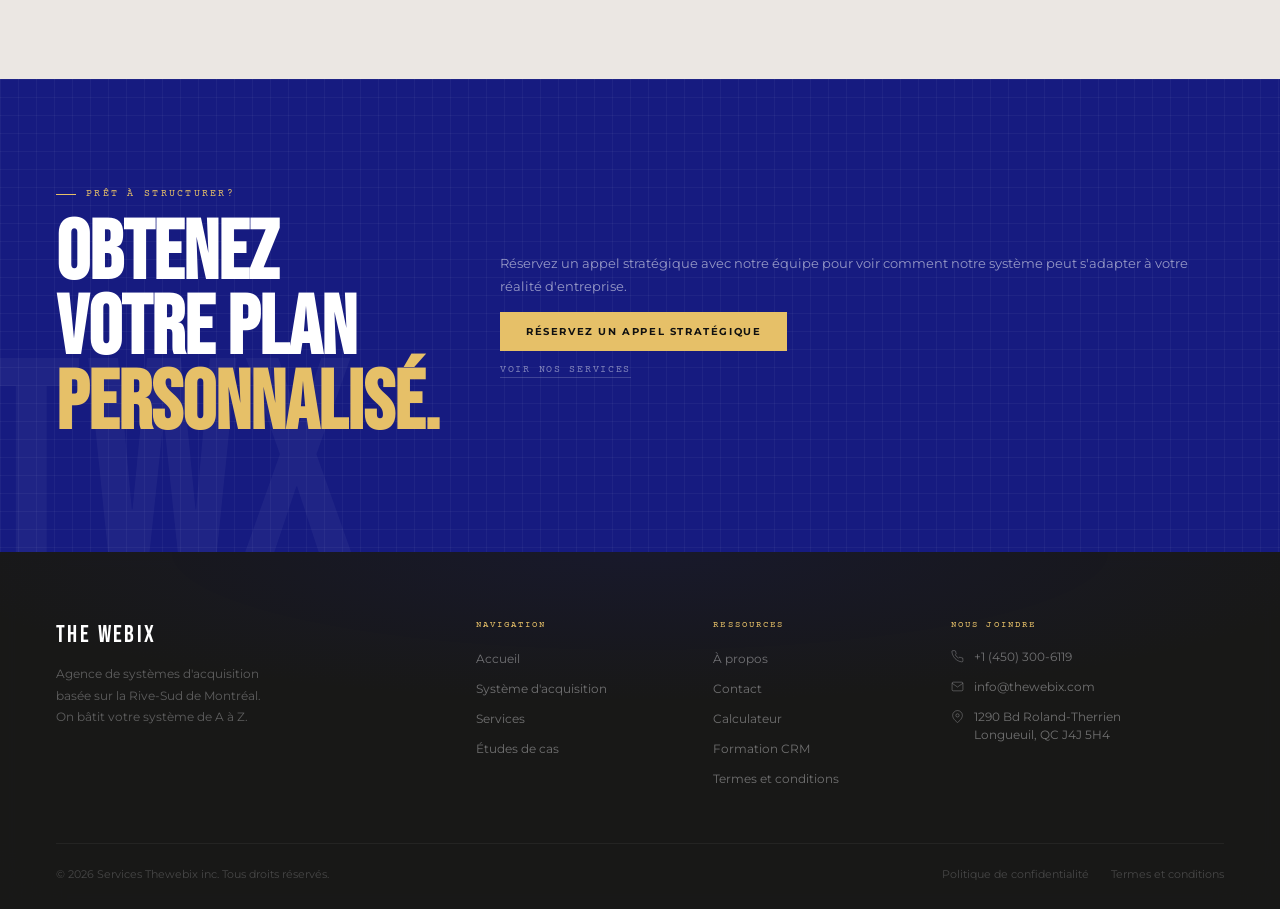
<file: pages/systeme.html>
<!DOCTYPE html>
<html lang="fr">
<head>
  <meta charset="UTF-8" />
  <meta name="viewport" content="width=device-width, initial-scale=1.0" />
  <title>Notre Système d'Acquisition — The WebiX</title>
  <link rel="preconnect" href="https://fonts.googleapis.com" />
  <link rel="preconnect" href="https://fonts.gstatic.com" crossorigin />
  <link href="https://fonts.googleapis.com/css2?family=Bebas+Neue&family=Montserrat:ital,wght@0,300;0,400;0,500;0,600;0,700;1,300;1,400&family=Courier+Prime:wght@400;700&display=swap" rel="stylesheet" />
  <script src="../assets/js/header.js" defer></script>
  <style>
    :root {
      --blue:     #161B80;
      --blue-mid: #545FFF;
      --gold:     #E6C068;
      --beige:    #EBE7E3;
      --black:    #111111;
      --grey:     #555555;
      --white:    #FFFFFF;
    }
    *, *::before, *::after { box-sizing: border-box; margin: 0; padding: 0; }
    html { scroll-behavior: smooth; }
    body { font-family: 'Montserrat', sans-serif; background: var(--beige); color: var(--black); overflow-x: hidden; }

    /* TYPOGRAPHY */
    .label {
      font-family: 'Courier Prime', monospace;
      font-size: 9.5px;
      letter-spacing: 0.24em;
      text-transform: uppercase;
      color: var(--grey);
      display: flex; align-items: center; gap: 10px;
    }
    .label::before { content: ''; display: inline-block; width: 20px; height: 1px; background: currentColor; flex-shrink: 0; }
    .label--blue  { color: var(--blue); }
    .label--gold  { color: var(--gold); }
    .label--white { color: rgba(255,255,255,0.45); }
    .label--white::before { background: rgba(255,255,255,0.35); }
    .label--no-line::before { display: none; }

    .wrap { max-width: 1320px; margin: 0 auto; padding: 0 56px; }


    /* BUTTONS */
    .btn-primary {
      background: var(--blue); color: #fff; padding: 17px 34px;
      font-family: 'Montserrat', sans-serif; font-size: 11px; font-weight: 700;
      letter-spacing: 0.18em; text-transform: uppercase; text-decoration: none;
      display: inline-flex; align-items: center; gap: 10px; transition: all 0.28s ease;
    }
    .btn-primary:hover { background: rgba(22,27,128,0.88); transform: translateY(-1px); }
    .btn-ghost {
      font-family: 'Courier Prime', monospace; font-size: 10.5px; letter-spacing: 0.18em;
      text-transform: uppercase; color: rgba(255,255,255,0.88); text-decoration: none;
      border: 1px solid rgba(255,255,255,0.7); padding: 16px 28px;
      display: inline-flex; align-items: center; justify-content: center;
      backdrop-filter: blur(8px); background: transparent; transition: all 0.28s ease;
    }
    .btn-ghost:hover { transform: translateY(-1px); }
    .btn-ghost--dark { color: var(--black); border-color: rgba(17,17,17,0.35); }
    .btn-gold { background: var(--gold); color: var(--black); padding: 13px 26px; font-family: 'Montserrat', sans-serif; font-size: 10px; font-weight: 700; letter-spacing: 0.16em; text-transform: uppercase; text-decoration: none; display: inline-block; transition: all 0.28s ease; }
    .btn-gold:hover { background: rgba(230,192,104,0.88); transform: translateY(-1px); }

    /* PAGE HERO — blurry card over duotone image */
    .page-hero {
      min-height: 70vh;
      padding-top: 80px;
      position: relative;
      overflow: hidden;
      display: flex;
      align-items: center;
      justify-content: center;
      background: linear-gradient(rgba(0,0,0,0.22), rgba(0,0,0,0.22)),
                  url('../assets/images/wall_duotone.jpg') center center / cover no-repeat;
    }
    .page-hero-inner {
      width: calc(100% - 100px);
      margin: 50px;
      position: relative; z-index: 2;
      backdrop-filter: blur(24px) saturate(1.2);
      -webkit-backdrop-filter: blur(24px) saturate(1.2);
      background: rgba(235,231,227,0.14);
      border: 1px solid rgba(255,255,255,0.18);
      padding: 80px 80px 70px;
      text-align: center;
    }
    .page-hero-inner h1 {
      font-family: 'Bebas Neue', sans-serif;
      font-size: clamp(64px, 7.5vw, 116px);
      line-height: 0.9;
      color: var(--white);
      letter-spacing: 0.01em;
      margin: 22px 0 28px;
    }
    .page-hero-inner p {
      font-size: 14px;
      color: rgba(255,255,255,0.78);
      line-height: 1.85;
      max-width: 640px;
      margin: 0 auto 40px;
    }
    .page-hero-actions { display: flex; align-items: center; justify-content: center; gap: 24px; }

    /* MARQUEE */
    .marquee { background: var(--blue); overflow: hidden; padding: 11px 0; }
    .marquee-track { display: flex; white-space: nowrap; animation: mq 22s linear infinite; }
    .marquee-item { font-family: 'Bebas Neue', sans-serif; font-size: 12px; letter-spacing: 0.2em; color: rgba(255,255,255,0.45); padding: 0 26px; display: flex; align-items: center; gap: 26px; }
    .marquee-item::after { content: '✦'; font-size: 7px; color: var(--gold); }
    @keyframes mq { from { transform: translateX(0); } to { transform: translateX(-50%); } }

    /* INTRO STATS */
    .section-intro-stats {
      background: var(--beige);
      padding: 90px 0;
      border-bottom: 1px solid rgba(17,17,17,0.07);
    }
    .intro-stats-grid {
      display: grid;
      grid-template-columns: 1fr 1fr;
      gap: 80px;
      align-items: center;
    }
    .intro-stats-left h2 {
      font-family: 'Bebas Neue', sans-serif;
      font-size: clamp(48px, 5vw, 76px);
      line-height: 0.92;
      color: var(--black);
      margin: 16px 0 22px;
    }
    .intro-stats-left p {
      font-size: 13.5px;
      color: var(--grey);
      line-height: 1.9;
      max-width: 480px;
    }
    .intro-stats-right {
      display: grid;
      grid-template-columns: 1fr 1fr;
      gap: 2px;
      background: rgba(17,17,17,0.07);
    }
    .i-stat {
      background: var(--beige);
      padding: 36px 32px;
      position: relative;
      overflow: hidden;
    }
    .i-stat::before {
      content: '';
      position: absolute;
      top: 0; left: 0; right: 0;
      height: 2px;
      background: var(--gold);
    }
    .i-stat-num {
      font-family: 'Bebas Neue', sans-serif;
      font-size: 58px;
      line-height: 1;
      color: var(--blue);
      margin-bottom: 6px;
    }
    .i-stat-num em { color: var(--gold); font-style: normal; font-size: 36px; }
    .i-stat-lbl {
      font-family: 'Courier Prime', monospace;
      font-size: 8.5px;
      letter-spacing: 0.2em;
      text-transform: uppercase;
      color: var(--grey);
    }
    .i-stat-desc {
      font-size: 11.5px;
      color: var(--grey);
      line-height: 1.65;
      margin-top: 8px;
    }

    /* STEPS — full detail */
    .section-steps {
      background: var(--white);
      padding: 110px 0;
    }
    .steps-header {
      display: flex;
      justify-content: space-between;
      align-items: flex-end;
      margin-bottom: 80px;
    }
    .steps-header h2 {
      font-family: 'Bebas Neue', sans-serif;
      font-size: clamp(48px, 5vw, 76px);
      line-height: 0.92;
      color: var(--black);
    }
    .step-block {
      display: grid;
      grid-template-columns: 1fr 1fr;
      gap: 0;
      border: 1px solid rgba(17,17,17,0.09);
      margin-bottom: 2px;
      position: relative;
      overflow: hidden;
      transition: all 0.28s ease;
    }
    .step-block:hover { box-shadow: 0 8px 32px rgba(22,27,128,0.10); }
    .step-block:nth-child(even) { direction: rtl; }
    .step-block:nth-child(even) > * { direction: ltr; }
    .step-img {
      position: relative;
      min-height: 360px;
      overflow: hidden;
    }
    .step-img img {
      width: 100%; height: 100%;
      object-fit: cover;
      display: block;
    }
    .step-img-overlay {
      position: absolute;
      inset: 0;
      background: linear-gradient(135deg, rgba(22,27,128,0.12), rgba(22,27,128,0.06));
    }
    .step-num-ghost {
      position: absolute;
      bottom: -20px; right: -10px;
      font-family: 'Bebas Neue', sans-serif;
      font-size: 120px;
      color: rgba(22,27,128,0.08);
      line-height: 1;
      pointer-events: none;
    }
    .step-content {
      padding: 56px 60px;
      display: flex;
      flex-direction: column;
      justify-content: center;
      background: var(--white);
    }
    .step-number {
      font-family: 'Courier Prime', monospace;
      font-size: 9px;
      letter-spacing: 0.22em;
      color: var(--blue);
      margin-bottom: 18px;
    }
    .step-title {
      font-family: 'Bebas Neue', sans-serif;
      font-size: clamp(32px, 3.5vw, 52px);
      line-height: 0.92;
      color: var(--black);
      margin-bottom: 20px;
    }
    .step-desc {
      font-size: 13.5px;
      color: var(--grey);
      line-height: 1.9;
      margin-bottom: 28px;
    }
    .step-tags {
      display: flex;
      flex-wrap: wrap;
      gap: 8px;
    }
    .step-tag {
      font-family: 'Courier Prime', monospace;
      font-size: 8.5px;
      letter-spacing: 0.18em;
      text-transform: uppercase;
      color: var(--blue);
      border: 1px solid rgba(22,27,128,0.22);
      padding: 5px 12px;
    }

    /* CONSTAT */
    .section-constat {
      background: var(--beige);
      padding: 110px 0;
    }
    .constat-top { margin-bottom: 64px; }
    .constat-top h2 {
      font-family: 'Bebas Neue', sans-serif;
      font-size: clamp(56px, 6.5vw, 96px);
      line-height: 0.9;
      color: var(--black);
      max-width: 680px;
    }
    .constat-cols { display: grid; grid-template-columns: 1fr 1fr; gap: 2px; }
    .constat-col {
      padding: 44px 40px;
      position: relative; overflow: hidden;
      background-image: linear-gradient(rgba(255,255,255,0.04) 1px, transparent 1px), linear-gradient(90deg, rgba(255,255,255,0.04) 1px, transparent 1px);
      background-size: 18px 18px;
    }
    .constat-col--bad { background-color: rgba(235,231,227,0.92); border: 1px solid rgba(150,150,150,0.18); }
    .constat-col--good { background-color: var(--blue); transform: scale(1.035); z-index: 2; }
    .col-head { display: flex; align-items: center; gap: 12px; margin-bottom: 32px; }
    .col-head-title { font-family: 'Bebas Neue', sans-serif; font-size: 20px; letter-spacing: 0.08em; }
    .constat-col--bad .col-head-title { color: var(--black); }
    .constat-col--good .col-head-title { color: rgba(255,255,255,0.94); }
    .col-badge { width: 26px; height: 26px; border-radius: 50%; display: flex; align-items: center; justify-content: center; font-size: 11px; font-weight: 700; }
    .badge-x { background: rgb(200,200,200); color: var(--white); }
    .badge-check { background: var(--gold); color: var(--blue); }
    .constat-items { display: flex; flex-direction: column; gap: 16px; }
    .constat-item { display: flex; align-items: flex-start; gap: 12px; font-size: 13px; line-height: 1.5; }
    .constat-col--bad .constat-item { color: rgba(17,17,17,0.76); }
    .constat-col--good .constat-item { color: rgba(255,255,255,0.78); }
    .item-icon { width: 16px; height: 16px; flex-shrink: 0; margin-top: 1px; font-size: 10px; }
    .constat-col--bad .item-icon { color: var(--blue); }
    .constat-col--good .item-icon { color: rgba(255,255,255,0.38); }

    /* CTA SECTION */
    .section-cta {
      background-color: var(--blue);
      background-image: linear-gradient(rgba(255,255,255,0.04) 1px, transparent 1px), linear-gradient(90deg, rgba(255,255,255,0.04) 1px, transparent 1px);
      background-size: 18px 18px;
      padding: 110px 0;
      position: relative; overflow: hidden;
    }
    .cta-ghost { position: absolute; bottom: -60px; left: -20px; font-family: 'Bebas Neue', sans-serif; font-size: 22vw; color: rgba(255,255,255,0.04); line-height: 1; pointer-events: none; white-space: nowrap; }
    .cta-inner { position: relative; z-index: 2; display: grid; grid-template-columns: 1fr auto; align-items: center; gap: 60px; }
    .cta-inner h2 { font-family: 'Bebas Neue', sans-serif; font-size: clamp(56px, 6.5vw, 96px); line-height: 0.9; color: var(--white); }
    .cta-inner h2 em { font-style: normal; color: var(--gold); }
    .cta-right { display: flex; flex-direction: column; gap: 14px; align-items: flex-start; min-width: 260px; }
    .cta-right p { font-size: 12.5px; color: rgba(255,255,255,0.55); line-height: 1.8; }
    .btn-white-ghost { font-family: 'Courier Prime', monospace; font-size: 9.5px; letter-spacing: 0.18em; text-transform: uppercase; color: rgba(255,255,255,0.45); text-decoration: none; border-bottom: 1px solid rgba(255,255,255,0.18); padding-bottom: 2px; }

    /* FOOTER */
    footer { background: rgba(17,17,17,0.97); backdrop-filter: blur(28px) saturate(1.2); -webkit-backdrop-filter: blur(28px) saturate(1.2); padding: 68px 0 28px; position: relative; }
    footer::before { content: ''; position: absolute; top: 0; left: 0; right: 0; bottom: 0; background: radial-gradient(ellipse 80% 60% at 50% 0%, rgba(22,27,128,0.18) 0%, transparent 70%); pointer-events: none; }
    .footer-top { display: grid; grid-template-columns: 2fr 1fr 1fr 1.5fr; gap: 56px; margin-bottom: 56px; position: relative; z-index: 1; }
    .footer-logo-name { font-family: 'Bebas Neue', sans-serif; font-size: 24px; letter-spacing: 0.1em; color: var(--white); margin-bottom: 14px; }
    .footer-tagline { font-size: 12px; color: rgba(255,255,255,0.3); line-height: 1.8; max-width: 220px; }
    .footer-col-label { font-family: 'Courier Prime', monospace; font-size: 8.5px; letter-spacing: 0.24em; text-transform: uppercase; color: var(--gold); margin-bottom: 18px; }
    .footer-links { list-style: none; display: flex; flex-direction: column; gap: 11px; }
    .footer-links a { font-size: 12px; color: rgba(255,255,255,0.38); text-decoration: none; transition: color 0.2s; }
    .footer-links a:hover { color: rgba(255,255,255,0.7); }
    .footer-contact-row { display: flex; gap: 10px; align-items: flex-start; margin-bottom: 12px; }
    .footer-contact-row svg { width: 13px; height: 13px; flex-shrink: 0; margin-top: 2px; stroke: rgba(255,255,255,0.25); fill: none; stroke-width: 1.8; }
    .footer-contact-row span { font-size: 12px; color: rgba(255,255,255,0.38); line-height: 1.5; }
    .footer-bottom { border-top: 1px solid rgba(255,255,255,0.05); padding-top: 24px; display: flex; justify-content: space-between; align-items: center; position: relative; z-index: 1; }
    .footer-bottom p, .footer-bottom a { font-size: 10.5px; color: rgba(255,255,255,0.2); text-decoration: none; }
    .footer-bottom-links { display: flex; gap: 22px; }
  </style>
  <link rel="stylesheet" href="../assets/css/header.css" />
</head>
<body>
  <div data-webix-header></div>

  <!-- PAGE HERO -->
  <section class="page-hero">
    <div class="page-hero-inner">
      <span class="label label--gold label--no-line" style="justify-content:center; margin-bottom:4px;">Notre système d'acquisition</span>
      <h1>5 étapes.<br/>Un seul objectif.</h1>
      <p>Transformer vos leads en clients. Notre système couvre chaque étape pour que rien ne tombe entre les craques — de la première publicité jusqu'à la signature.</p>
      <div class="page-hero-actions">
        <a href="contact.html" class="btn-primary">Obtenir mon plan personnalisé →</a>
        <a href="services.html" class="btn-ghost">Voir les services</a>
      </div>
    </div>
  </section>

  <!-- MARQUEE -->
  <div class="marquee">
    <div class="marquee-track">
      <span class="marquee-item">Création Publicitaire</span>
      <span class="marquee-item">Campagnes Marketing</span>
      <span class="marquee-item">Qualification IA</span>
      <span class="marquee-item">Booking Automatique</span>
      <span class="marquee-item">CRM Intégré</span>
      <span class="marquee-item">Processus de Vente</span>
      <span class="marquee-item">KPI & Coaching</span>
      <span class="marquee-item">Création Publicitaire</span>
      <span class="marquee-item">Campagnes Marketing</span>
      <span class="marquee-item">Qualification IA</span>
      <span class="marquee-item">Booking Automatique</span>
      <span class="marquee-item">CRM Intégré</span>
      <span class="marquee-item">Processus de Vente</span>
      <span class="marquee-item">KPI & Coaching</span>
    </div>
  </div>

  <!-- INTRO STATS -->
  <section class="section-intro-stats">
    <div class="wrap">
      <div class="intro-stats-grid">
        <div class="intro-stats-left">
          <span class="label label--blue" style="margin-bottom:18px;">Pourquoi un système complet?</span>
          <h2>Le marketing seul ne suffit plus</h2>
          <p>La plupart des entreprises investissent en publicité sans avoir les systèmes pour convertir ces leads en clients. On bâtit le pont entre votre marketing et vos ventes — de façon structurée, automatisée et mesurable.</p>
        </div>
        <div class="intro-stats-right">
          <div class="i-stat">
            <div class="i-stat-num">&lt;5<em>min</em></div>
            <div class="i-stat-lbl">Premier contact</div>
            <div class="i-stat-desc">Vos leads sont rejoints en moins de 5 minutes après soumission.</div>
          </div>
          <div class="i-stat">
            <div class="i-stat-num">90<em>%</em></div>
            <div class="i-stat-lbl">Leads rejoints</div>
            <div class="i-stat-desc">Taux de contact moyen grâce à nos agents IA et suivis automatisés.</div>
          </div>
          <div class="i-stat">
            <div class="i-stat-num">+40<em>%</em></div>
            <div class="i-stat-lbl">Taux de conversion</div>
            <div class="i-stat-desc">Amélioration moyenne du taux de closing après 90 jours.</div>
          </div>
          <div class="i-stat">
            <div class="i-stat-num">750<em>%</em></div>
            <div class="i-stat-lbl">ROI moyen</div>
            <div class="i-stat-desc">Retour sur investissement moyen observé chez nos clients actifs.</div>
          </div>
        </div>
      </div>
    </div>
  </section>

  <!-- STEPS -->
  <section class="section-steps">
    <div class="wrap">
      <div class="steps-header">
        <div>
          <span class="label" style="margin-bottom:14px;">Notre approche</span>
          <h2>Le système en détail</h2>
        </div>
        <a href="contact.html" class="btn-ghost btn-ghost--dark">Commencer →</a>
      </div>

      <!-- Étape 1 -->
      <div class="step-block">
        <div class="step-img">
          <img src="../assets/images/office_duotone.jpg" alt="Création de contenu vidéo" />
          <div class="step-img-overlay"></div>
          <div class="step-num-ghost">01</div>
        </div>
        <div class="step-content">
          <div class="step-number">Étape 01 / 05</div>
          <div class="step-title">Création de contenu vidéo & photo</div>
          <p class="step-desc">Contenu publicitaire pensé pour la conversion. Vidéos, photos, UGC optimisé pour vos campagnes. Chaque créatif est conçu pour capter l'attention dans les premières secondes et déclencher l'action.</p>
          <div class="step-tags">
            <span class="step-tag">Vidéo publicitaire</span>
            <span class="step-tag">UGC</span>
            <span class="step-tag">Photo de marque</span>
            <span class="step-tag">Créatifs A/B</span>
          </div>
        </div>
      </div>

      <!-- Étape 2 -->
      <div class="step-block">
        <div class="step-img">
          <img src="../assets/images/wall_duotone.jpg" alt="Campagnes marketing" />
          <div class="step-img-overlay"></div>
          <div class="step-num-ghost">02</div>
        </div>
        <div class="step-content">
          <div class="step-number">Étape 02 / 05</div>
          <div class="step-title">Campagnes marketing de conversion</div>
          <p class="step-desc">Meta Ads, Google Ads, multiplateformes. Focus lead gen et conversion. On structure vos campagnes pour atteindre votre client idéal avec le bon message, au bon moment, sur la bonne plateforme.</p>
          <div class="step-tags">
            <span class="step-tag">Meta Ads</span>
            <span class="step-tag">Google Ads</span>
            <span class="step-tag">Lead Generation</span>
            <span class="step-tag">Retargeting</span>
          </div>
        </div>
      </div>

      <!-- Étape 3 -->
      <div class="step-block">
        <div class="step-img">
          <img src="../assets/images/table_duotone.jpg" alt="Qualification IA" />
          <div class="step-img-overlay"></div>
          <div class="step-num-ghost">03</div>
        </div>
        <div class="step-content">
          <div class="step-number">Étape 03 / 05</div>
          <div class="step-title">Qualification par agents IA</div>
          <p class="step-desc">Qualification en temps réel 24/7. Scoring, routing, handoff automatique. Vos leads sont qualifiés, scorés et acheminés vers le bon membre de votre équipe — sans délai, sans effort manuel.</p>
          <div class="step-tags">
            <span class="step-tag">Agents IA</span>
            <span class="step-tag">Qualification 24/7</span>
            <span class="step-tag">Lead Scoring</span>
            <span class="step-tag">Routing automatique</span>
          </div>
        </div>
      </div>

      <!-- Étape 4 -->
      <div class="step-block">
        <div class="step-img">
          <img src="../assets/images/hero_duotone.jpg" alt="Booking et CRM" />
          <div class="step-img-overlay"></div>
          <div class="step-num-ghost">04</div>
        </div>
        <div class="step-content">
          <div class="step-number">Étape 04 / 05</div>
          <div class="step-title">Booking automatique + CRM</div>
          <p class="step-desc">RDV automatiques, rappels, pipeline CRM visuel. Zéro lead oublié. Chaque prospect est suivi dans un pipeline clair, avec des rappels automatisés et un CRM AI-ready qui centralise toutes vos données.</p>
          <div class="step-tags">
            <span class="step-tag">Booking automatisé</span>
            <span class="step-tag">CRM AI-ready</span>
            <span class="step-tag">Pipeline visuel</span>
            <span class="step-tag">Rappels auto</span>
          </div>
        </div>
      </div>

      <!-- Étape 5 -->
      <div class="step-block">
        <div class="step-img">
          <img src="../assets/images/office2_duotone.jpg" alt="Processus de vente" />
          <div class="step-img-overlay"></div>
          <div class="step-num-ghost">05</div>
        </div>
        <div class="step-content">
          <div class="step-number">Étape 05 / 05</div>
          <div class="step-title">Assistance processus de vente</div>
          <p class="step-desc">Scripts, KPI, dashboards, coaching. Closing prévisible et mesurable. On vous aide à structurer votre processus de vente pour maximiser votre taux de closing et rendre vos résultats prévisibles mois après mois.</p>
          <div class="step-tags">
            <span class="step-tag">Scripts de vente</span>
            <span class="step-tag">KPI & Dashboards</span>
            <span class="step-tag">Coaching</span>
            <span class="step-tag">Closing prévisible</span>
          </div>
        </div>
      </div>

    </div>
  </section>

  <!-- CONSTAT -->
  <section class="section-constat">
    <div class="wrap">
      <div class="constat-top">
        <span class="label label--blue" style="margin-bottom:18px;">Le constat</span>
        <h2>Le marketing seul ne suffit plus</h2>
      </div>
      <div class="constat-cols">
        <div class="constat-col constat-col--bad">
          <div class="col-head">
            <div class="col-badge badge-x">✕</div>
            <div class="col-head-title">Sans système</div>
          </div>
          <div class="constat-items">
            <div class="constat-item"><span class="item-icon">—</span><span>Leads non rappelés dans les délais</span></div>
            <div class="constat-item"><span class="item-icon">—</span><span>Suivis irréguliers et opportunités perdues</span></div>
            <div class="constat-item"><span class="item-icon">—</span><span>CRM mal utilisé ou inexistant</span></div>
            <div class="constat-item"><span class="item-icon">—</span><span>Conversions stagnantes malgré le budget</span></div>
            <div class="constat-item"><span class="item-icon">—</span><span>Coûts publicitaires qui augmentent sans ROI</span></div>
          </div>
        </div>
        <div class="constat-col constat-col--good">
          <div class="col-head">
            <div class="col-badge badge-check">✓</div>
            <div class="col-head-title">Avec système</div>
          </div>
          <div class="constat-items">
            <div class="constat-item"><span class="item-icon">✓</span><span>Leads contactés en moins de 30 secondes</span></div>
            <div class="constat-item"><span class="item-icon">✓</span><span>Suivi automatisé 24h/7j sans effort manuel</span></div>
            <div class="constat-item"><span class="item-icon">✓</span><span>CRM AI-ready et données centralisées</span></div>
            <div class="constat-item"><span class="item-icon">✓</span><span>Conversions prévisibles et mesurables</span></div>
            <div class="constat-item"><span class="item-icon">✓</span><span>Coûts optimisés avec un ROI transparent</span></div>
          </div>
        </div>
      </div>
    </div>
  </section>

  <!-- CTA FINAL -->
  <section class="section-cta">
    <div class="cta-ghost">TWX</div>
    <div class="wrap">
      <div class="cta-inner">
        <div>
          <span class="label label--gold" style="margin-bottom:18px;">Prêt à structurer?</span>
          <h2>Obtenez votre plan<br/><em>personnalisé.</em></h2>
        </div>
        <div class="cta-right">
          <p>Réservez un appel stratégique avec notre équipe pour voir comment notre système peut s'adapter à votre réalité d'entreprise.</p>
          <a href="contact.html" class="btn-gold">Réservez un appel stratégique</a>
          <a href="services.html" class="btn-white-ghost">Voir nos services</a>
        </div>
      </div>
    </div>
  </section>

  <!-- FOOTER -->
  <footer>
    <div class="wrap">
      <div class="footer-top">
        <div>
          <div class="footer-logo-name">The WebiX</div>
          <p class="footer-tagline">Agence de systèmes d'acquisition basée sur la Rive-Sud de Montréal. On bâtit votre système de A à Z.</p>
        </div>
        <div>
          <div class="footer-col-label">Navigation</div>
          <ul class="footer-links">
            <li><a href="../index.html">Accueil</a></li>
            <li><a href="systeme.html">Système d'acquisition</a></li>
            <li><a href="services.html">Services</a></li>
            <li><a href="etudes-de-cas.html">Études de cas</a></li>
          </ul>
        </div>
        <div>
          <div class="footer-col-label">Ressources</div>
          <ul class="footer-links">
            <li><a href="#">À propos</a></li>
            <li><a href="contact.html">Contact</a></li>
            <li><a href="#">Calculateur</a></li>
            <li><a href="#">Formation CRM</a></li>
            <li><a href="#">Termes et conditions</a></li>
          </ul>
        </div>
        <div>
          <div class="footer-col-label">Nous joindre</div>
          <div class="footer-contact-row">
            <svg viewBox="0 0 24 24"><path d="M22 16.92v3a2 2 0 0 1-2.18 2 19.79 19.79 0 0 1-8.63-3.07A19.5 19.5 0 0 1 4.69 12 19.79 19.79 0 0 1 1.61 3.35 2 2 0 0 1 3.6 1.18h3a2 2 0 0 1 2 1.72 12.84 12.84 0 0 0 .7 2.81 2 2 0 0 1-.45 2.11L7.91 8.96a16 16 0 0 0 6 6l.96-.96a2 2 0 0 1 2.11-.45 12.84 12.84 0 0 0 2.81.7A2 2 0 0 1 21.73 16.92z"/></svg>
            <span>+1 (450) 300-6119</span>
          </div>
          <div class="footer-contact-row">
            <svg viewBox="0 0 24 24"><path d="M4 4h16c1.1 0 2 .9 2 2v12c0 1.1-.9 2-2 2H4c-1.1 0-2-.9-2-2V6c0-1.1.9-2 2-2z"/><polyline points="22,6 12,13 2,6"/></svg>
            <span>info@thewebix.com</span>
          </div>
          <div class="footer-contact-row">
            <svg viewBox="0 0 24 24"><path d="M21 10c0 7-9 13-9 13s-9-6-9-13a9 9 0 0 1 18 0z"/><circle cx="12" cy="10" r="3"/></svg>
            <span>1290 Bd Roland-Therrien<br/>Longueuil, QC J4J 5H4</span>
          </div>
        </div>
      </div>
      <div class="footer-bottom">
        <p>© 2026 Services Thewebix inc. Tous droits réservés.</p>
        <div class="footer-bottom-links">
          <a href="#">Politique de confidentialité</a>
          <a href="#">Termes et conditions</a>
        </div>
      </div>
    </div>
  </footer>

</body>
</html>
</file>
<file: assets/css/header.css>
/* Shared header, based on the Études de cas page. */
header {
  position: fixed;
  top: 0;
  left: 0;
  right: 0;
  z-index: 200;
  backdrop-filter: blur(24px) saturate(1.2) brightness(1.05);
  -webkit-backdrop-filter: blur(24px) saturate(1.4) brightness(1.05);
  background: rgba(235,231,227,0.40);
  border-bottom: 1px solid rgba(17,17,17,0.07);
}

.nav-wrap {
  display: flex;
  align-items: center;
  justify-content: space-between;
  height: 80px;
  padding: 0 56px;
}

.logo {
  display: flex;
  align-items: center;
  gap: 10px;
  text-decoration: none;
}

.logo-name {
  font-family: 'Bebas Neue', sans-serif;
  font-size: 18px;
  letter-spacing: 0.12em;
  color: var(--blue);
}

.logo-sep {
  width: 1px;
  height: 14px;
  background: rgba(22,27,128,0.18);
}

.logo-sub {
  font-family: 'Courier Prime', monospace;
  font-size: 8px;
  letter-spacing: 0.2em;
  text-transform: uppercase;
  color: rgba(22,27,128,0.62);
}

nav {
  display: flex;
  align-items: center;
  gap: 32px;
}

nav a {
  font-family: 'Montserrat', sans-serif;
  font-size: 10.5px;
  font-weight: 500;
  letter-spacing: 0.1em;
  text-transform: uppercase;
  color: var(--black);
  text-decoration: none;
  opacity: 0.55;
  transition: opacity 0.2s;
}

nav a:hover {
  opacity: 1;
}

nav a.active {
  opacity: 1;
  color: var(--blue);
}

.btn-cta {
  background: var(--blue);
  color: #fff !important;
  opacity: 1 !important;
  padding: 9px 20px;
  font-size: 9.5px !important;
  letter-spacing: 0.16em !important;
  font-weight: 700 !important;
  transition: all 0.28s ease;
}

.btn-cta:hover {
  background: rgba(22,27,128,0.88);
  transform: translateY(-1px);
}

.nav-dropdown {
  position: relative;
}

.nav-dropdown > a {
  cursor: pointer;
}

.dropdown-menu {
  position: absolute;
  top: calc(100% + 20px);
  left: 50%;
  transform: translateX(-50%);
  background: rgba(235,231,227,0.97);
  backdrop-filter: blur(24px);
  border: 1px solid rgba(22,27,128,0.1);
  min-width: 260px;
  padding: 12px 0;
  opacity: 0;
  visibility: hidden;
  transition: all 0.22s ease;
  z-index: 200;
}

.nav-dropdown:hover .dropdown-menu {
  opacity: 1;
  visibility: visible;
}

.dropdown-menu a {
  display: block;
  padding: 10px 20px;
  font-family: 'Montserrat', sans-serif;
  font-size: 10px;
  font-weight: 500;
  letter-spacing: 0.08em;
  text-transform: uppercase;
  color: var(--black);
  text-decoration: none;
  transition: all 0.18s;
  border-left: 2px solid transparent;
  opacity: 1;
}

.dropdown-menu a:hover {
  color: var(--blue);
  border-left-color: var(--gold);
  background: rgba(22,27,128,0.04);
}

.dropdown-menu a.active {
  color: var(--blue);
  border-left-color: var(--blue);
}

.dropdown-divider {
  height: 1px;
  background: rgba(22,27,128,0.08);
  margin: 8px 0;
}

.dropdown-all {
  font-weight: 700 !important;
  color: var(--blue) !important;
}

@media (max-width: 900px) {
  .nav-wrap {
    height: auto;
    min-height: 80px;
    padding: 16px 24px;
    align-items: flex-start;
    gap: 18px;
  }

  nav {
    justify-content: flex-end;
    flex-wrap: wrap;
    gap: 12px 18px;
  }

  nav a {
    font-size: 9.5px;
  }

  .dropdown-menu {
    left: auto;
    right: 0;
    transform: none;
  }
}

@media (max-width: 620px) {
  .nav-wrap {
    flex-direction: column;
  }

  nav {
    justify-content: flex-start;
  }
}
</file>
